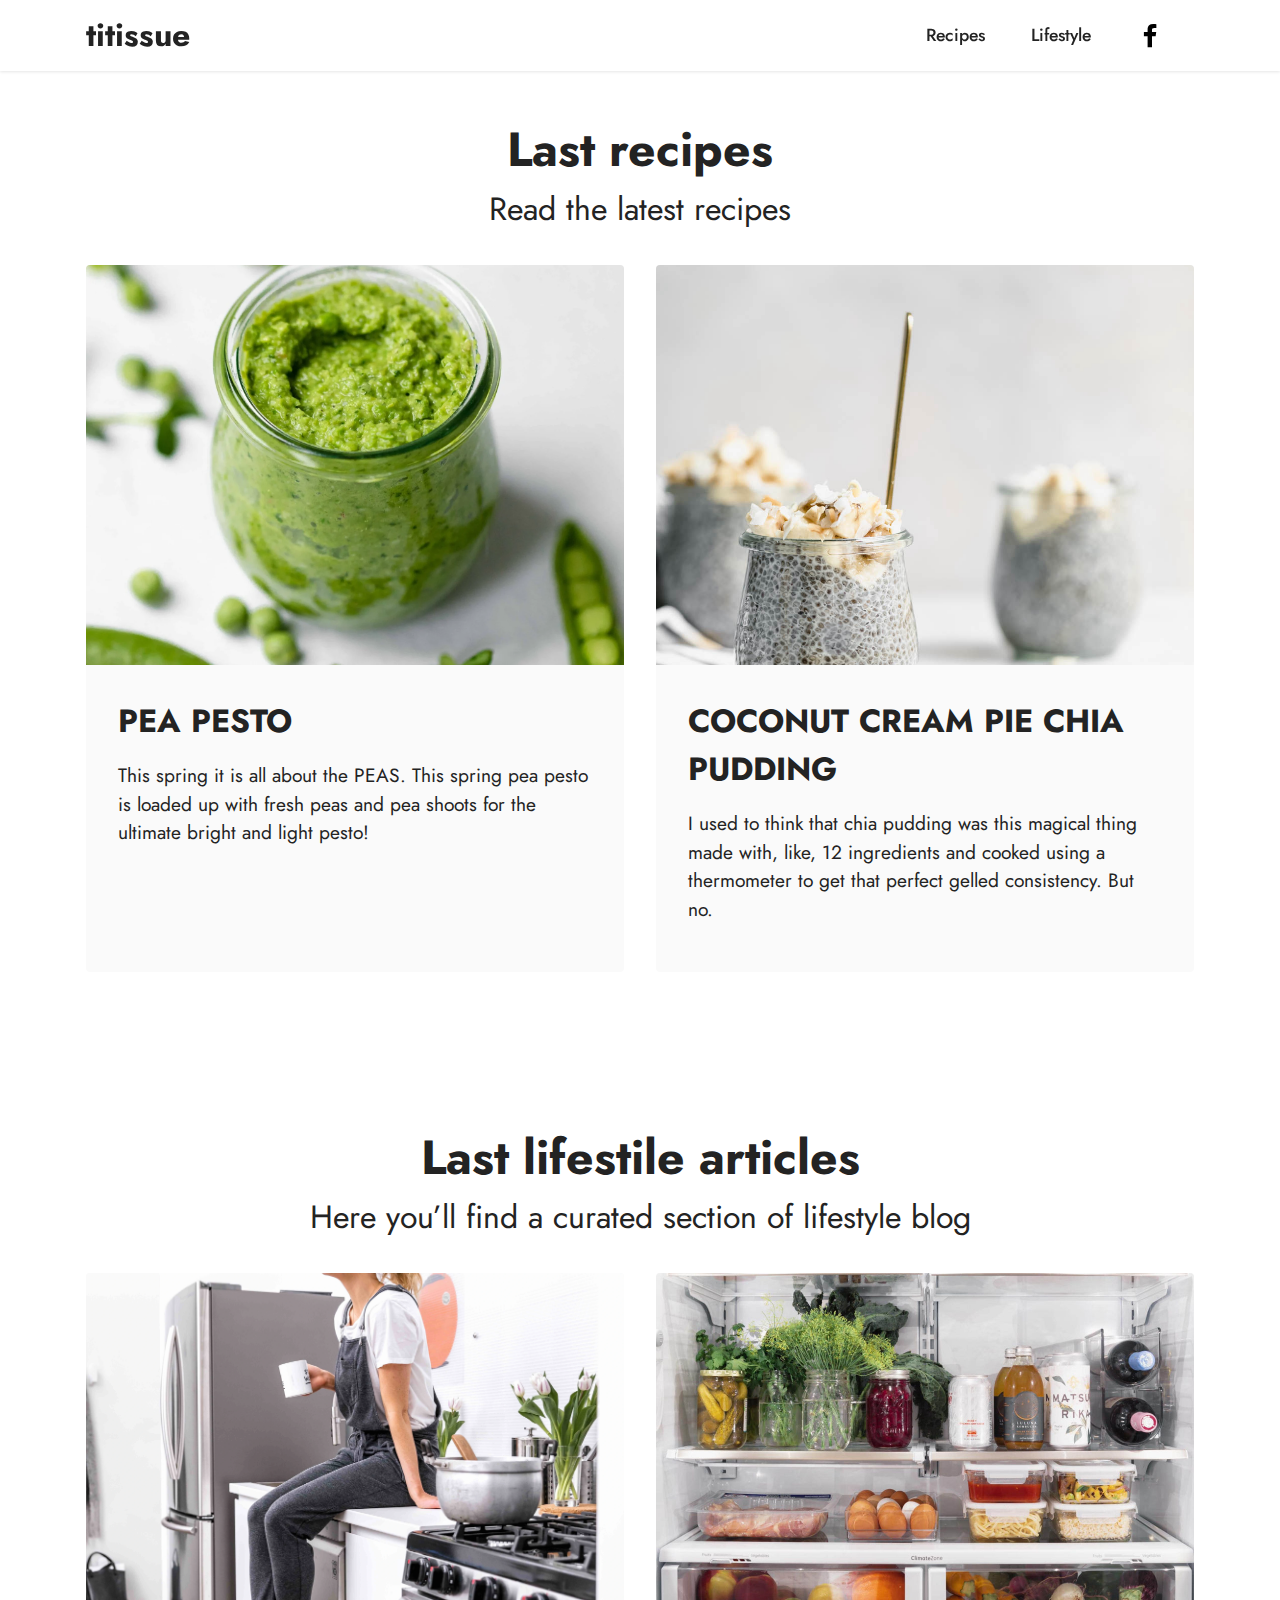
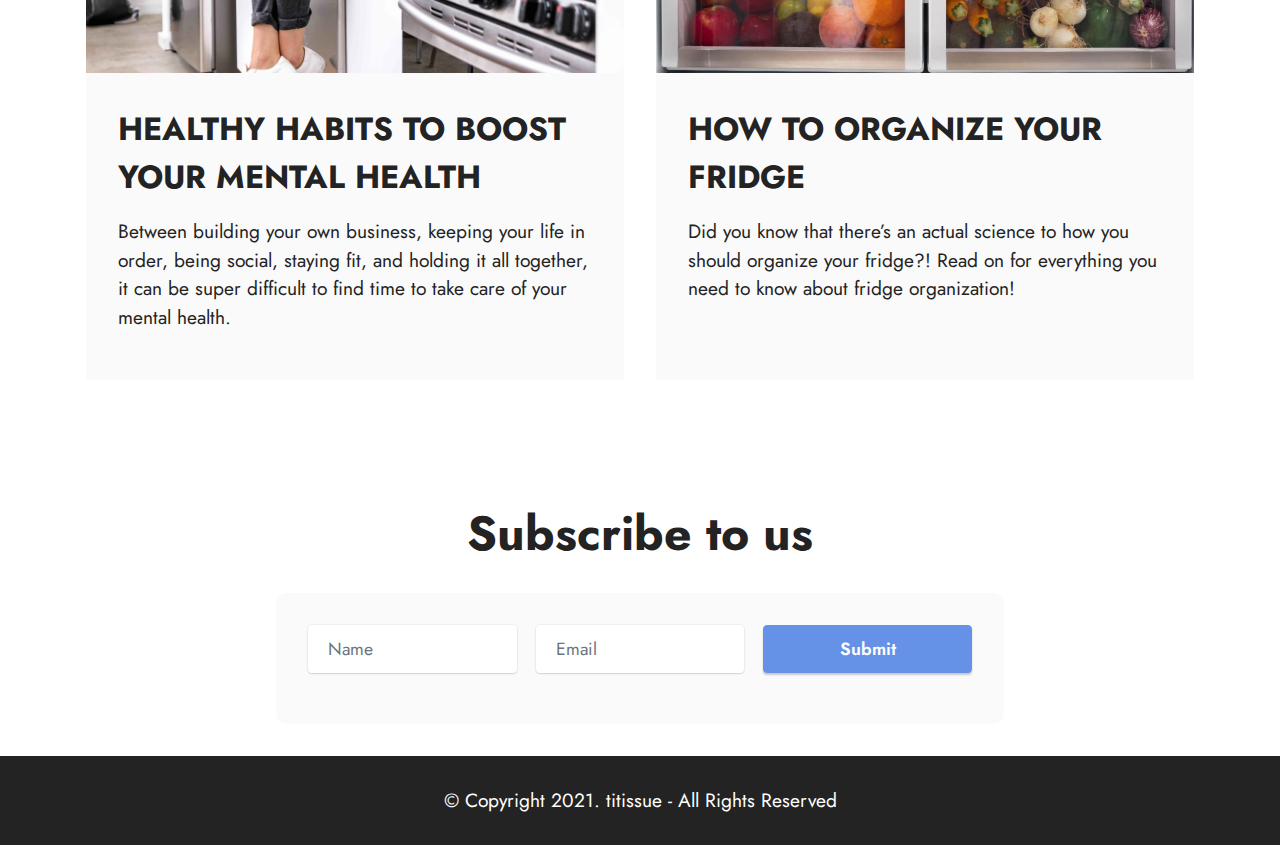
<file: index.html>
<!DOCTYPE html>
<html  >
	<head>
		<script src="[data-uri]"></script>
		<meta charset="UTF-8">
		<meta http-equiv="X-UA-Compatible" content="IE=edge">
		<meta name="viewport" content="width=device-width, initial-scale=1, minimum-scale=1">
		<link rel="shortcut icon" href="assets/images/favicon.ico" type="image/x-icon">
		<meta name="description" content="This is one of the best and most effective networking tips I’ve used. It’s thoughtful, takes minimal effort, and it cements your connection with the other person to make it last longer than that first interaction.">
		<title>Take some time right now to think about how you want to come across.</title>
		<meta property="og:url"				content="https://titissue.vercel.app" />
		<meta property="og:type"        	content="website" />
		<meta property="og:title"       	content="Take some time right now to think about how you want to come across." />
		<meta property="og:description" 	content="This is one of the best and most effective networking tips I’ve used. It’s thoughtful, takes minimal effort, and it cements your connection with the other person to make it last longer than that first interaction." />
		<meta property="og:image"       	content="https://titissue.vercel.app/assets/images/img044.jpg" />
		<link rel="stylesheet" href="assets/tether/tether.min.css">
		<link rel="stylesheet" href="assets/bootstrap/css/bootstrap.min.css">
		<link rel="stylesheet" href="assets/bootstrap/css/bootstrap-grid.min.css">
		<link rel="stylesheet" href="assets/bootstrap/css/bootstrap-reboot.min.css">
		<link rel="stylesheet" href="assets/dropdown/css/style.css">
		<link rel="stylesheet" href="assets/formstyler/jquery.formstyler.css">
		<link rel="stylesheet" href="assets/formstyler/jquery.formstyler.theme.css">
		<link rel="stylesheet" href="assets/datepicker/jquery.datetimepicker.min.css">
		<link rel="stylesheet" href="assets/socicon/css/styles.css">
		<link rel="stylesheet" href="assets/theme/css/style.css">
		<link rel="preload" as="style" href="assets/mobb/css/mbr-additional.css">
		<link rel="stylesheet" href="assets/mobb/css/mbr-additional.css" type="text/css">
	</head>
	<body>
		<section class="menu menu3 cid-swrNpfaxST" once="menu" id="menu3-9">
			<nav class="navbar navbar-dropdown navbar-fixed-top navbar-expand-lg">
				<div class="container">
					<div class="navbar-brand">
						<span class="navbar-caption-wrap"><a class="navbar-caption text-black display-5" href="index.html">titissue</a></span>
					</div>
					<button class="navbar-toggler" type="button" data-toggle="collapse" data-target="#navbarSupportedContent" aria-controls="navbarNavAltMarkup" aria-expanded="false" aria-label="Toggle navigation">
						<div class="hamburger">
							<span></span>
							<span></span>
							<span></span>
							<span></span>
						</div>
					</button>
					<div class="collapse navbar-collapse" id="navbarSupportedContent">
						<ul class="navbar-nav nav-dropdown nav-right" data-app-modern-menu="true">
							<li class="nav-item"><a class="nav-link link text-black display-4" href="#rec">Recipes</a></li>
							<li class="nav-item"><a class="nav-link link text-black display-4" href="#lif">
								Lifestyle</a>
							</li>
						</ul>
						<div class="icons-menu">
							<a class="iconfont-wrapper" href="https://facebook.com" target="_blank">
							<span class="p-2 mbr-iconfont socicon-facebook socicon"></span>
							</a>
						</div>
					</div>
				</div>
			</nav>
		</section>
		<section class="content1 cid-swrOw3Fiku" id="content1-a">
			<div class="container" id="rec">
				<div class="mbr-section-head">
					<h4 class="mbr-section-title mbr-fonts-style align-center mb-0 display-2"><strong>Last recipes</strong></h4>
					<h5 class="mbr-section-subtitle mbr-fonts-style align-center mb-0 mt-2 display-5">Read the latest recipes</h5>
				</div>
				<div class="row mt-4">
					<div class="item features-image сol-12 col-md-6 col-lg-6">
						<div class="item-wrapper">
							<div class="item-img">
								<img src="assets/images/h474243.webp" alt="" title="">
							</div>
							<div class="item-content">
								<a href="r001.html">
									<h5 class="item-title mbr-fonts-style display-5"><strong>PEA PESTO</strong></h5>
								</a>
								<p class="mbr-text mbr-fonts-style mt-3 display-7">This spring it is all about the PEAS. This spring pea pesto is loaded up with fresh peas and pea shoots for the ultimate bright and light pesto!<br></p>
							</div>
						</div>
					</div>
					<div class="item features-image сol-12 col-md-6 col-lg-6">
						<div class="item-wrapper">
							<div class="item-img">
								<img src="assets/images/02-1067x1600.jpg" alt="" title="">
							</div>
							<div class="item-content">
								<a href="r002.html">
									<h5 class="item-title mbr-fonts-style display-5"><strong>COCONUT CREAM PIE CHIA PUDDING</strong></h5>
								</a>
								<p class="mbr-text mbr-fonts-style mt-3 display-7">I used to think that chia pudding was this magical thing made with, like, 12 ingredients and cooked using a thermometer to get that perfect gelled consistency. But no.<br></p>
							</div>
						</div>
					</div>
				</div>
			</div>
		</section>
		<section class="content1 cid-swrOwoOryt" id="content1-b">
			<div class="container" id="lif">
				<div class="mbr-section-head">
					<h4 class="mbr-section-title mbr-fonts-style align-center mb-0 display-2"><strong>Last lifestile articles</strong></h4>
					<h5 class="mbr-section-subtitle mbr-fonts-style align-center mb-0 mt-2 display-5">Here you’ll find a curated section of lifestyle blog</h5>
				</div>
				<div class="row mt-4">
					<div class="item features-image сol-12 col-md-6 col-lg-6">
						<div class="item-wrapper">
							<div class="item-img">
								<img src="assets/images/3764u34.webp" alt="" title="">
							</div>
							<div class="item-content">
								<a href="l001.html">
									<h5 class="item-title mbr-fonts-style display-5"><strong>HEALTHY HABITS TO BOOST YOUR MENTAL HEALTH</strong></h5>
								</a>
								<p class="mbr-text mbr-fonts-style mt-3 display-7">Between building your own business, keeping your life in order, being social, staying fit, and holding it all together, it can be super difficult to find time to take care of your mental health.<br></p>
							</div>
						</div>
					</div>
					<div class="item features-image сol-12 col-md-6 col-lg-6">
						<div class="item-wrapper">
							<div class="item-img">
								<img src="assets/images/1346er4356-1076x1614.jpg" alt="" title="">
							</div>
							<div class="item-content">
								<a href="l002.html">
									<h5 class="item-title mbr-fonts-style display-5"><strong>HOW TO ORGANIZE YOUR FRIDGE</strong></h5>
								</a>
								<p class="mbr-text mbr-fonts-style mt-3 display-7">Did you know that there’s an actual science to how you should organize your fridge?! Read on for everything you need to know about fridge organization!<br></p>
							</div>
						</div>
					</div>
				</div>
			</div>
		</section>
		<section class="form9 cid-swrURdhm2y" id="form9-16">
			<div class="container">
				<div class="mbr-section-head">
					<h3 class="mbr-section-title mbr-fonts-style align-center mb-0 display-2">
						<strong>Subscribe to us</strong>
					</h3>
				</div>
				<div class="row justify-content-center mt-4">
					<div class="col-lg-8 mx-auto mbr-form" data-form-type="formoid">
						<form action="success.php" method="POST" class="mbr-form form-with-styler mx-auto" data-form-title="Form Name">
							<input type="hidden" name="email" data-form-email="true" value="1EOVzPY8Ma6TbZ8HVG8DY1LHvcLWDdEA366g1Ol4Lxmbprwo7H/ITURjjNusTVS8CajfFpp70t2MRM7yptwO7TVZ/dcSbqWQjdP0bh8Gqus3wpi2K5t6Ap4QG0KCd17x">
							<div class="">
								<div hidden="hidden" data-form-alert="" class="alert alert-success col-12">Thanks for filling out the form!</div>
								<div hidden="hidden" data-form-alert-danger="" class="alert alert-danger col-12">Oops...! some problem!</div>
							</div>
							<div class="dragArea row">
								<div class="col-lg-12">
								</div>
								<div class="col-lg-4 col-md-12 col-sm-12 form-group" data-for="name">
									<input type="text" name="name" placeholder="Name" data-form-field="name" class="form-control" value="" id="name-form9-16">
								</div>
								<div data-for="email" class="col-lg-4 col-md-12 col-sm-12 form-group">
									<input type="email" name="email" placeholder="Email" data-form-field="email" class="form-control" value="" id="email-form9-16">
								</div>
								<div class="col-lg-4 col-md-12 col-sm-12 mbr-section-btn align-center">
									<button type="submit" class="btn btn-primary display-4">Submit</button>
								</div>
							</div>
						</form>
					</div>
				</div>
			</div>
		</section>
		<section class="footer7 cid-swm2Y7ZCOm" once="footers" id="footer7-8">
			<div class="container">
				<div class="media-container-row align-center mbr-white">
					<div class="col-12">
						<p class="mbr-text mb-0 mbr-fonts-style display-7">
							© Copyright 2021. titissue - All Rights Reserved
						</p>
					</div>
				</div>
			</div>
		</section>
		<script src="assets/web/assets/jquery/jquery.min.js"></script> 
		<script src="assets/popper/popper.min.js"></script> 
		<script src="assets/tether/tether.min.js"></script> 
		<script src="assets/bootstrap/js/bootstrap.min.js"></script> 
		<script src="assets/smoothscroll/smooth-scroll.js"></script> 
		<script src="assets/dropdown/js/nav-dropdown.js"></script> 
		<script src="assets/dropdown/js/navbar-dropdown.js"></script> 
		<script src="assets/touchswipe/jquery.touch-swipe.min.js"></script> 
		<script src="assets/formstyler/jquery.formstyler.js"></script> 
		<script src="assets/formstyler/jquery.formstyler.min.js"></script> 
		<script src="assets/datepicker/jquery.datetimepicker.full.js"></script> 
		<script src="assets/theme/js/script.js"></script> 
		<script src="assets/formoid/formoid.min.js"></script>  
	</body>
</html>
</file>
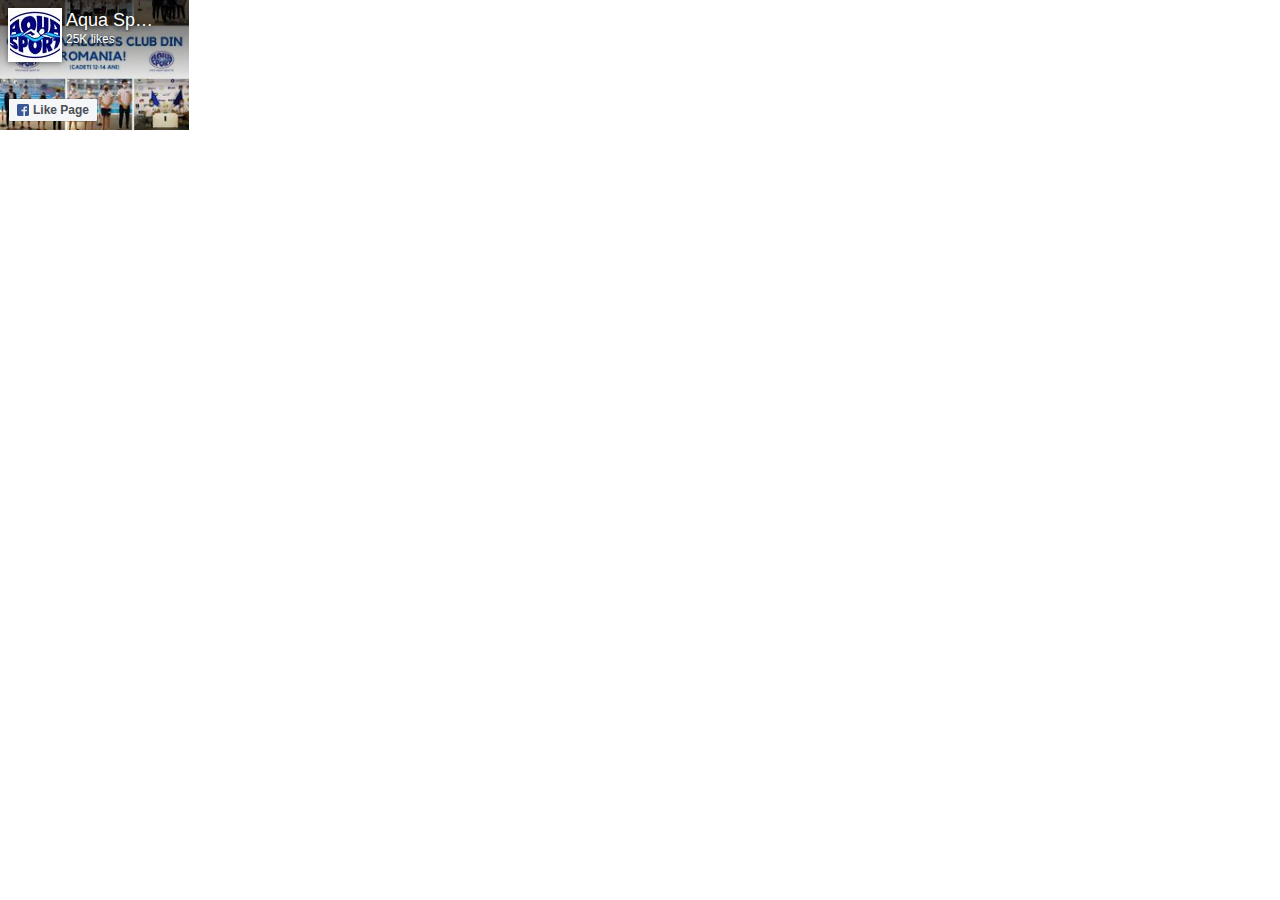
<file: index_1.html>
<!DOCTYPE html><html id="facebook" class="svg " data-scrapbook-source="https://www.facebook.com/v2.7/plugins/page.php?adapt_container_width=true&amp;app_id=&amp;channel=https%3A%2F%2Fstaticxx.facebook.com%2Fx%2Fconnect%2Fxd_arbiter%2F%3Fversion%3D46%23cb%3Df3609a69343f796%26domain%3Daqua-sport.ro%26origin%3Dhttps%253A%252F%252Faqua-sport.ro%252Ff180b7d223a0a1a%26relation%3Dparent.parent&amp;container_width=189&amp;hide_cover=false&amp;href=facebook.com%2FAquaSport09&amp;locale=en_US&amp;sdk=joey&amp;show_facepile=true&amp;show_posts=false&amp;small_header=false&amp;width=500" data-scrapbook-create="20210425155245951" lang="en"><head><meta charset="UTF-8"><meta name="referrer" content="origin-when-crossorigin" id="meta_referrer"><style></style><noscript>&lt;meta http-equiv="refresh" content="0;url=https://www.facebook.com/plugins/page.php?adapt_container_width=true&amp;amp;app_id&amp;amp;channel=https%3A%2F%2Fstaticxx.facebook.com%2Fx%2Fconnect%2Fxd_arbiter%2F%3Fversion%3D46%23cb%3Df3609a69343f796%26domain%3Daqua-sport.ro%26origin%3Dhttps%253A%252F%252Faqua-sport.ro%252Ff180b7d223a0a1a%26relation%3Dparent.parent&amp;amp;container_width=189&amp;amp;hide_cover=false&amp;amp;href=facebook.com%2FAquaSport09&amp;amp;locale=en_US&amp;amp;sdk=joey&amp;amp;show_facepile=true&amp;amp;show_posts=false&amp;amp;small_header=false&amp;amp;width=500&amp;amp;_fb_noscript=1"&gt;</noscript><link rel="manifest" href="https://www.facebook.com/data/manifest/"><title>Facebook</title><link type="text/css" rel="stylesheet" href="VO3ACWzgyMZ.css" data-bootloader-hash="DyYG7IC">




<link rel="preload" as="script"><link rel="preload" as="script"></head><body dir="ltr" class="plugin gecko win x1 Locale_en_US"><div class="_li"><div><div id="u_0_0_Pl"><div class="_3hft"><div class="_2p3a" style="min-width: 180px; width: 189px;"><div class="_2lqh" style="max-height: 130px;"><div style="height: 130px;" class="_1drm _1ds3" id="u_0_1_IH"><div class="uiScaledImageContainer _2zfr" style="width:189px;height:130px;"><img class="scaledImageFitWidth img" src="128827832_1880517368753864_2192712137876672657_n.jpg" data-src="https://scontent.fhmj1-1.fna.fbcdn.net/v/t1.6435-0/p160x160/128827832_1880517368753864_2192712137876672657_n.jpg?_nc_cat=101&amp;ccb=1-3&amp;_nc_sid=dd9801&amp;_nc_ohc=DlZAWJpWfE8AX_piPac&amp;_nc_ht=scontent.fhmj1-1.fna&amp;tp=6&amp;oh=1be6f21d820b7fdd26b6d904abb83d4d&amp;oe=60AB7179" style="top:-21px;" alt="'Locul 1 la Campionatul National de Cadeti (12-14 ani) a fost castigat de Aqua Sport! Felicitari sportivi talentati! Felicitari antrenori minunati! Felicitari parinti dedicati! Felicitari intregii echipe Aqua Sport pentru tot efortul depus! Multumim, Andrei Nicolescu, ca ne-ai unit in realizarea visului tau!'" caption="'Locul 1 la Campionatul National de Cadeti (12-14 ani) a fost castigat de Aqua Sport! Felicitari sportivi talentati! Felicitari antrenori minunati! Felicitari parinti dedicati! Felicitari intregii echipe Aqua Sport pentru tot efortul depus! Multumim, Andrei Nicolescu, ca ne-ai unit in realizarea visului tau!'" width="189" height="152"></div><div class="_1dro _2ph- clearfix"><div class="_2zfs"></div><a class="_3-8_ lfloat" href="https://www.facebook.com/AquaSport09/" target="_blank"><img class="_1drn _-s img" src="409695_197514167054201_316887951_n.jpg" alt="" width="50" height="50"></a><div class="lfloat"><div><a style="max-width: 89px;" class="_1drp _5lv6" title="Aqua Sport" href="https://www.facebook.com/AquaSport09/" target="_blank">Aqua Sport</a></div><div class="_1drq" style="max-width: 109px;">25K likes</div></div></div><div class="_1z7u _2ph-"><span class="lfloat"><div class="_4o5p"><div class="pluginConnectButton" id="u_0_2_Ir"><a role="button" class="_42ft _4jy0 _opc pluginConnectButtonDisconnected _4jy3 _517h _51sy" title="" href="https://www.facebook.com/AquaSport09/" target="_blank"><i class="_3-8_ img sp_5mhmaH8rzNW sx_2fcf18"></i>Like Page</a><a role="button" class="_42ft _4jy0 _opc _opd pluginConnectButtonConnected hidden_elem _4jy3 _517h _51sy" title="" href="https://www.facebook.com/AquaSport09/" target="_blank"><i class="_3-8_ img sp_5mhmaH8rzNW sx_ccb777"></i>Liked</a></div></div></span></div></div></div></div></div><div></div></div></div></div>


</body></html>
</file>
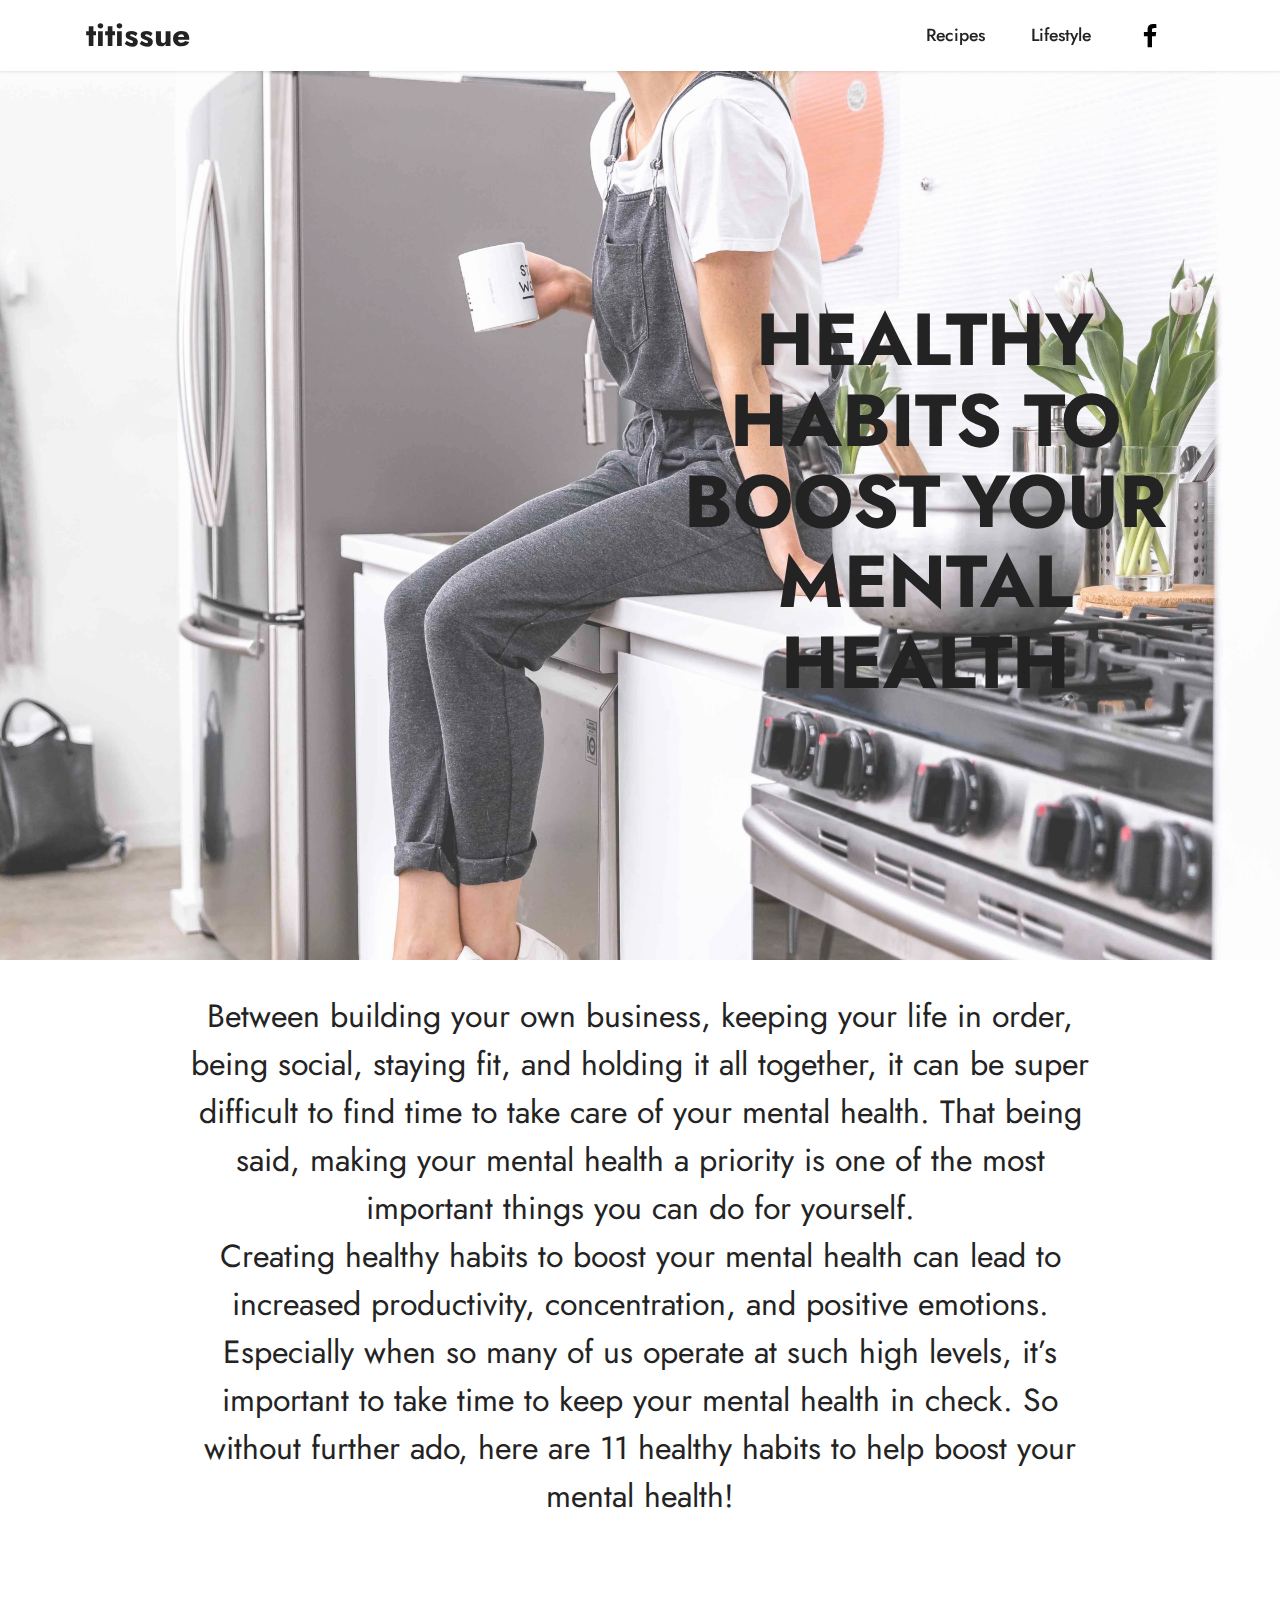
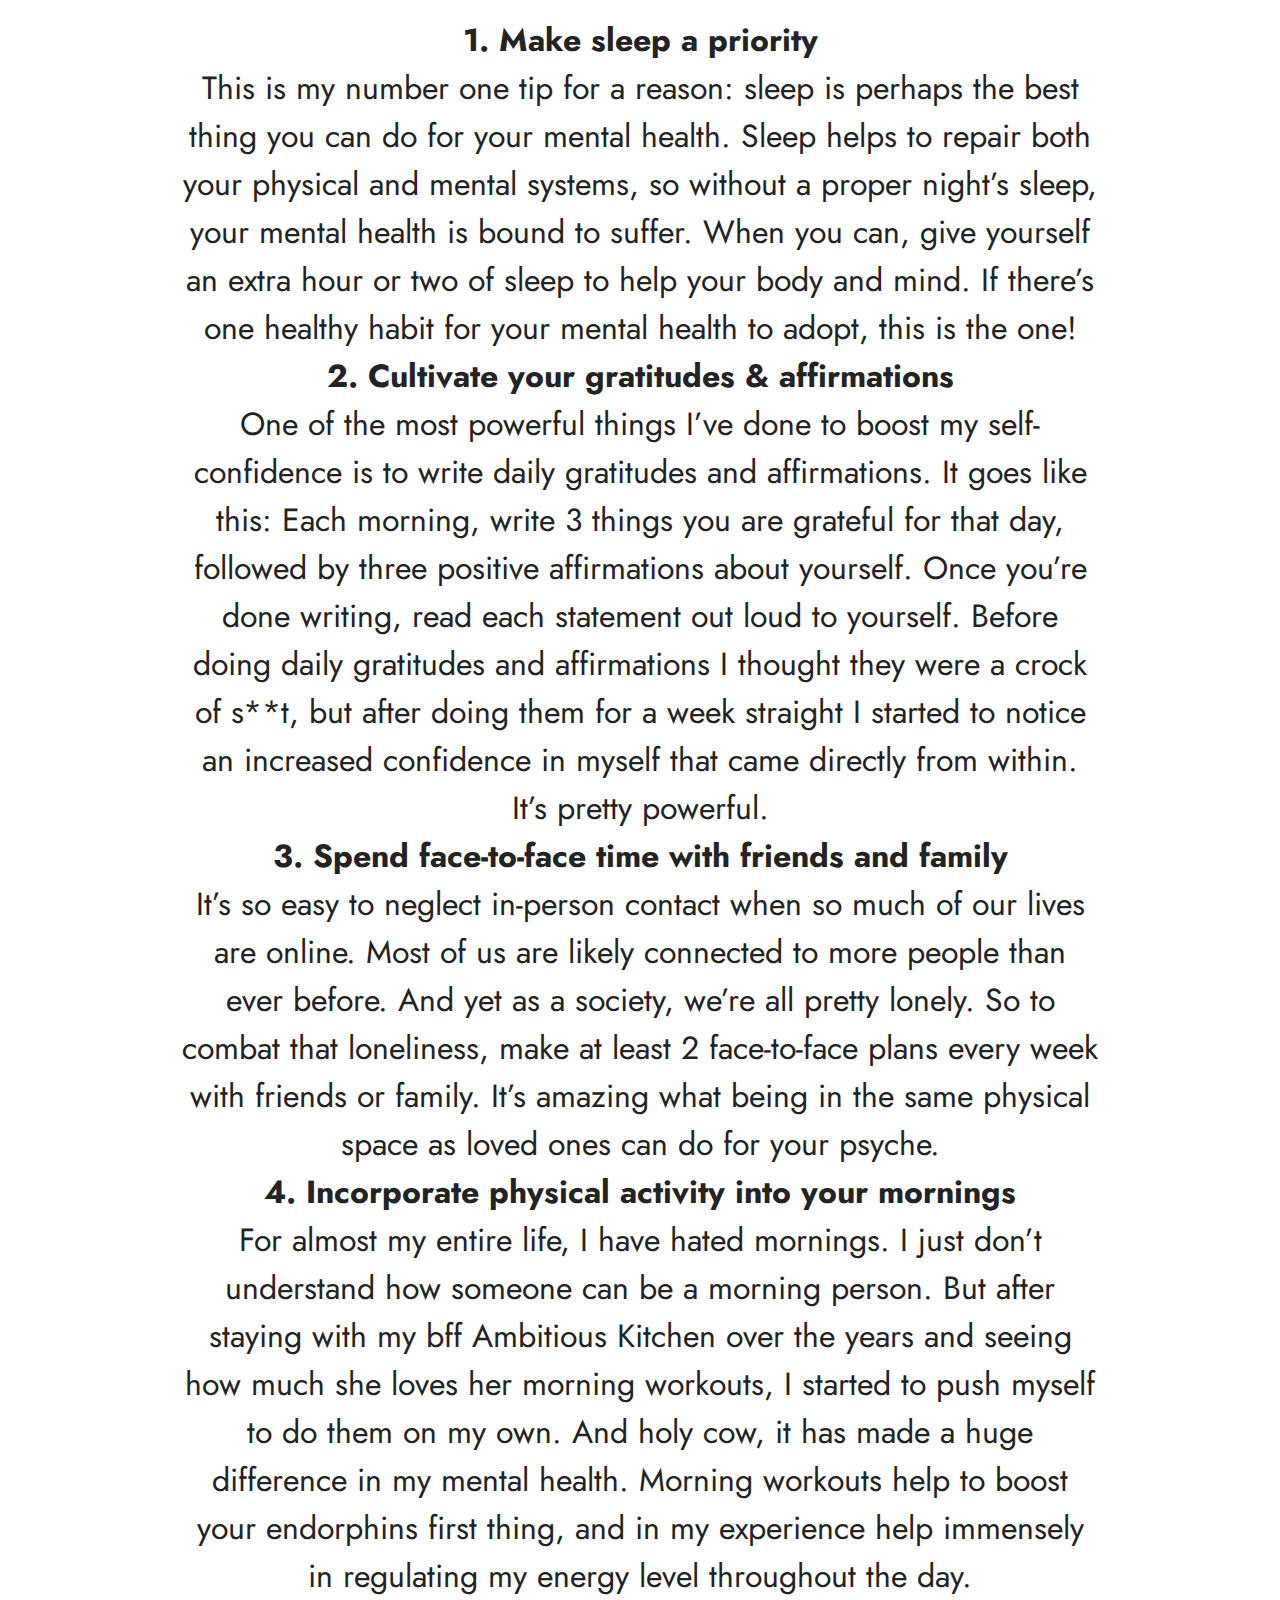
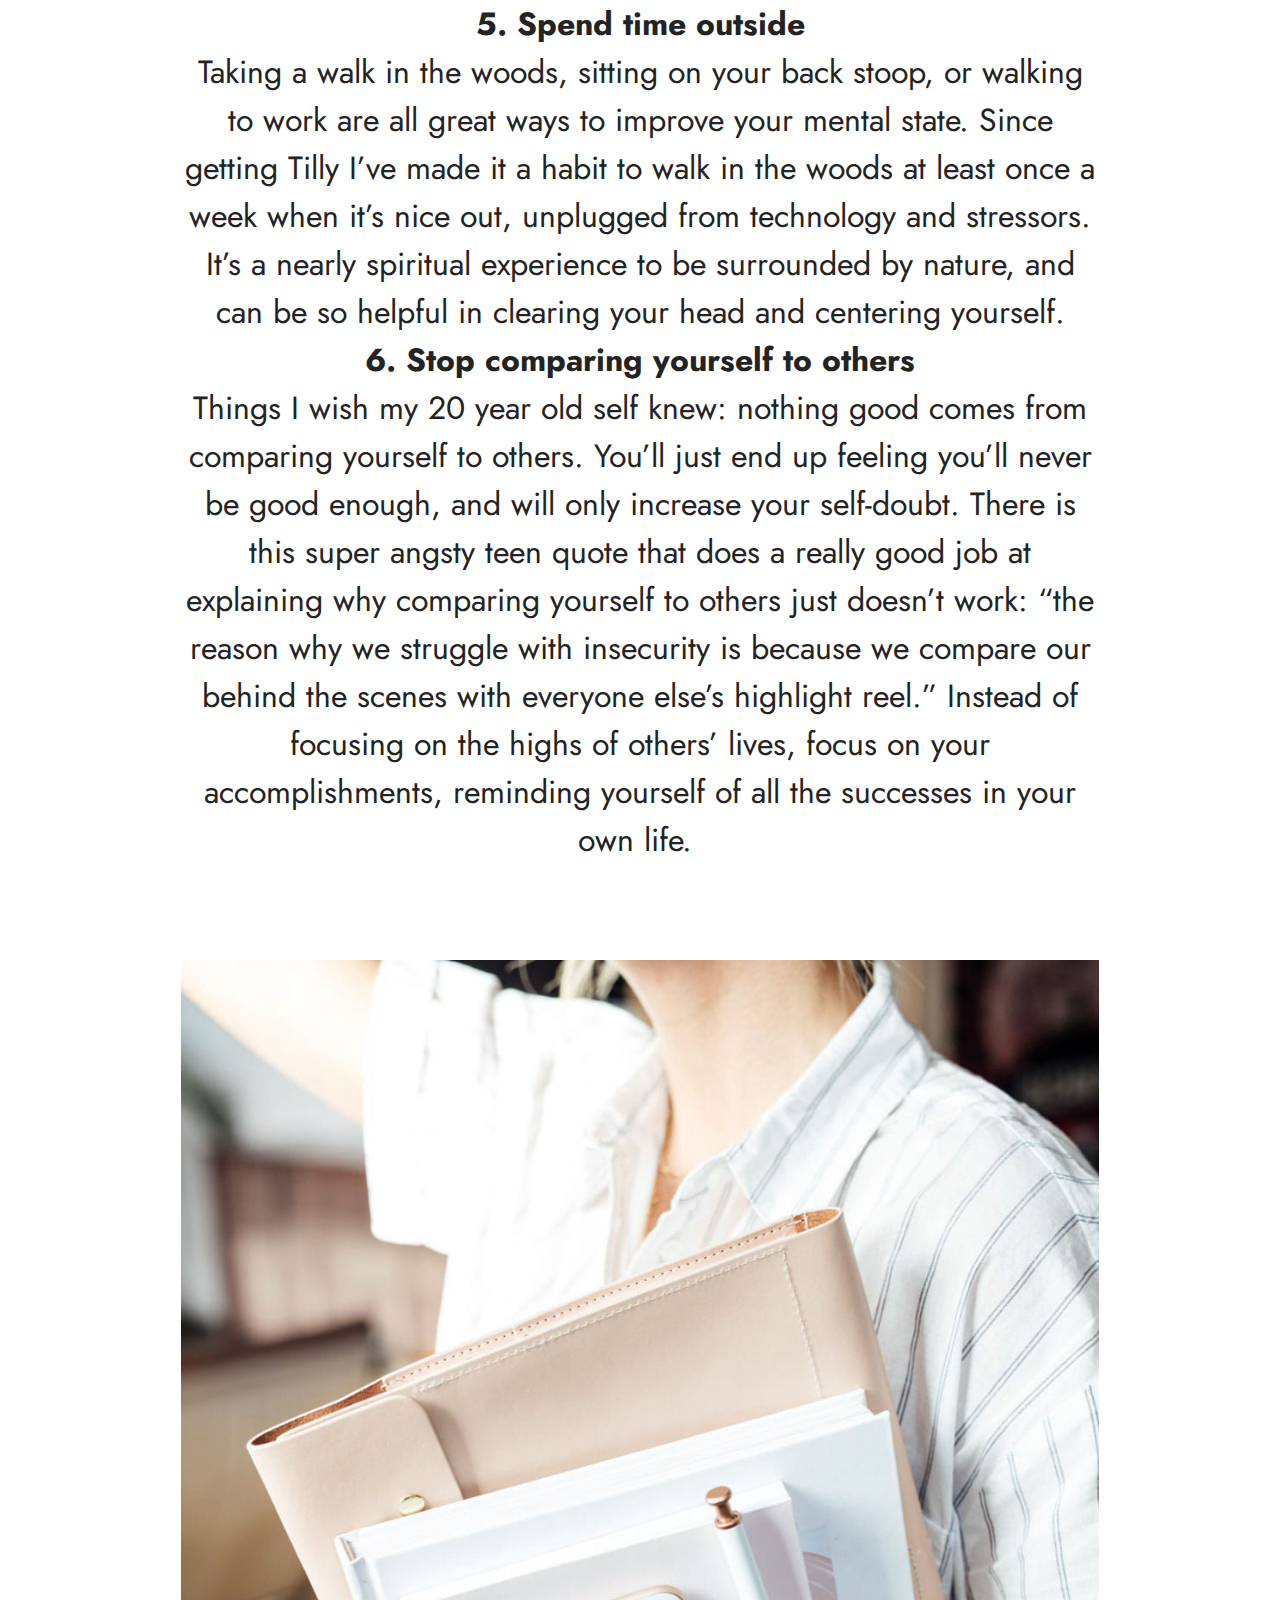
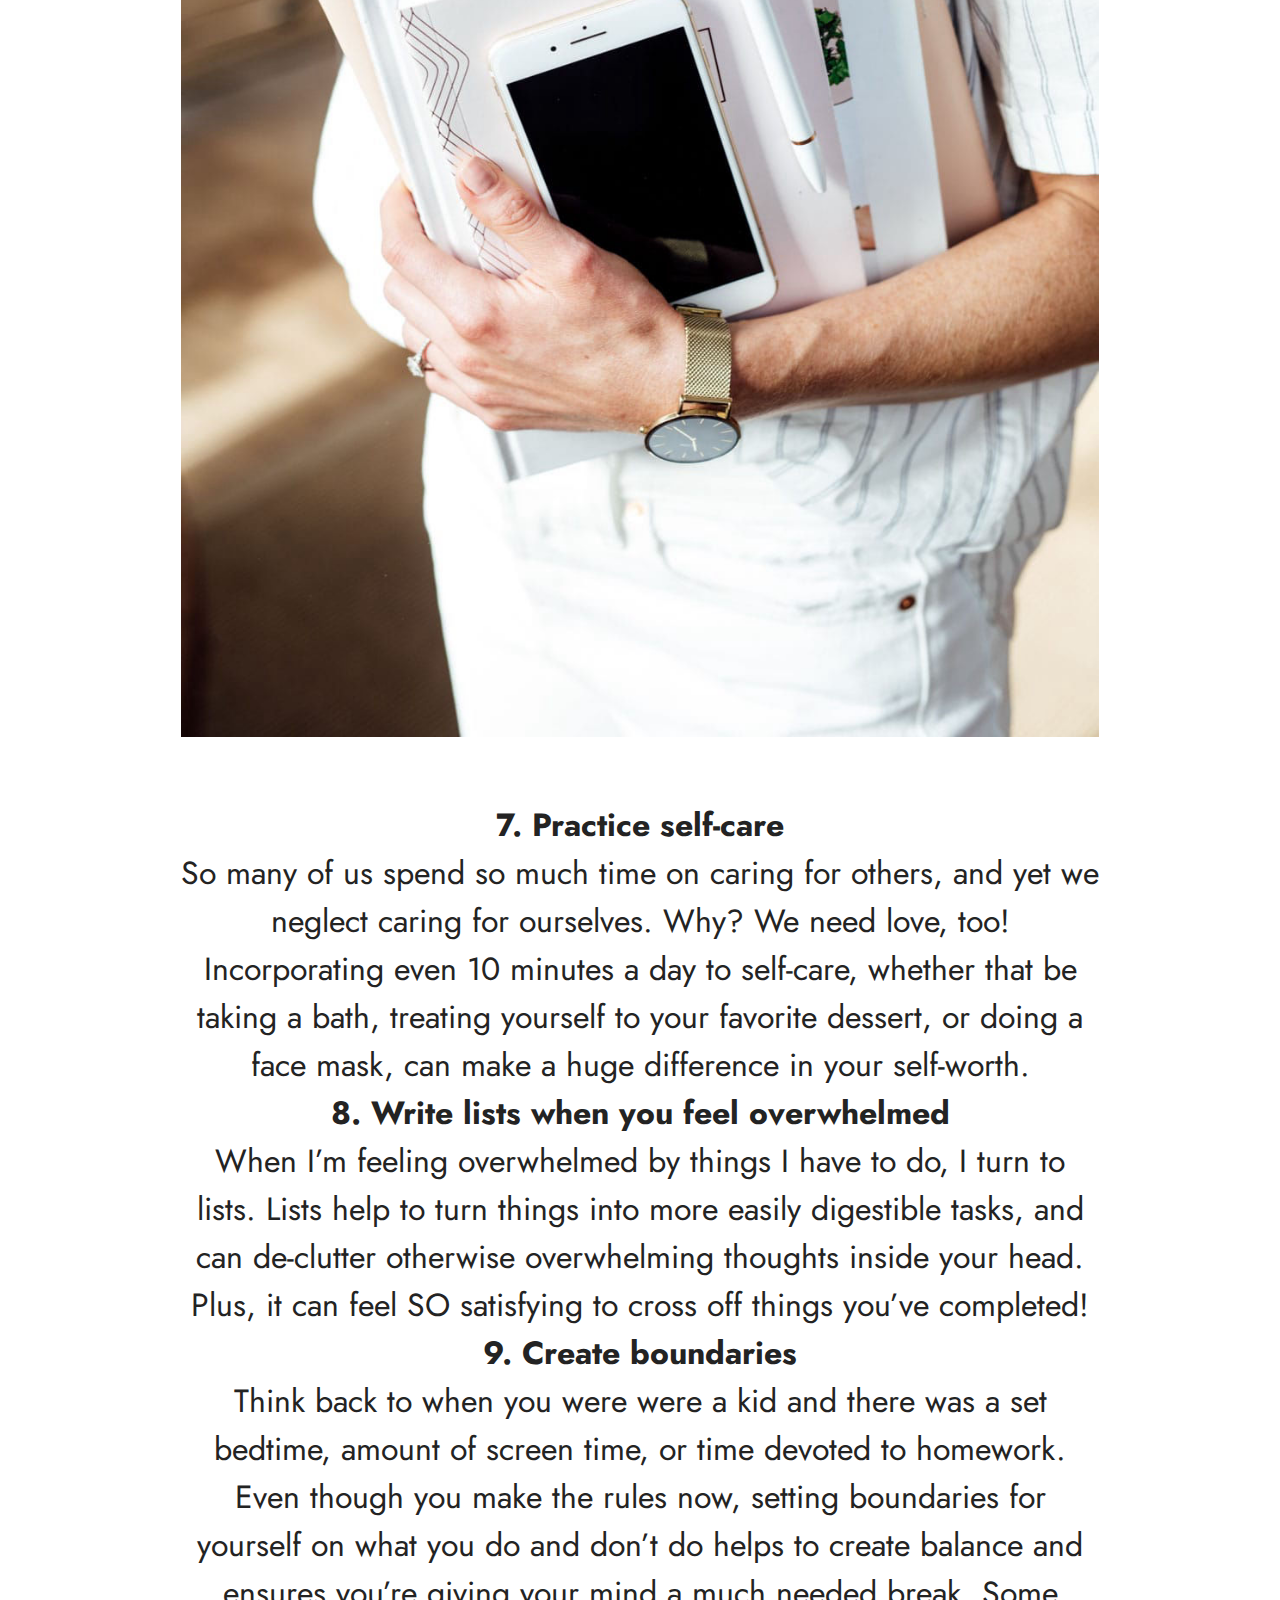
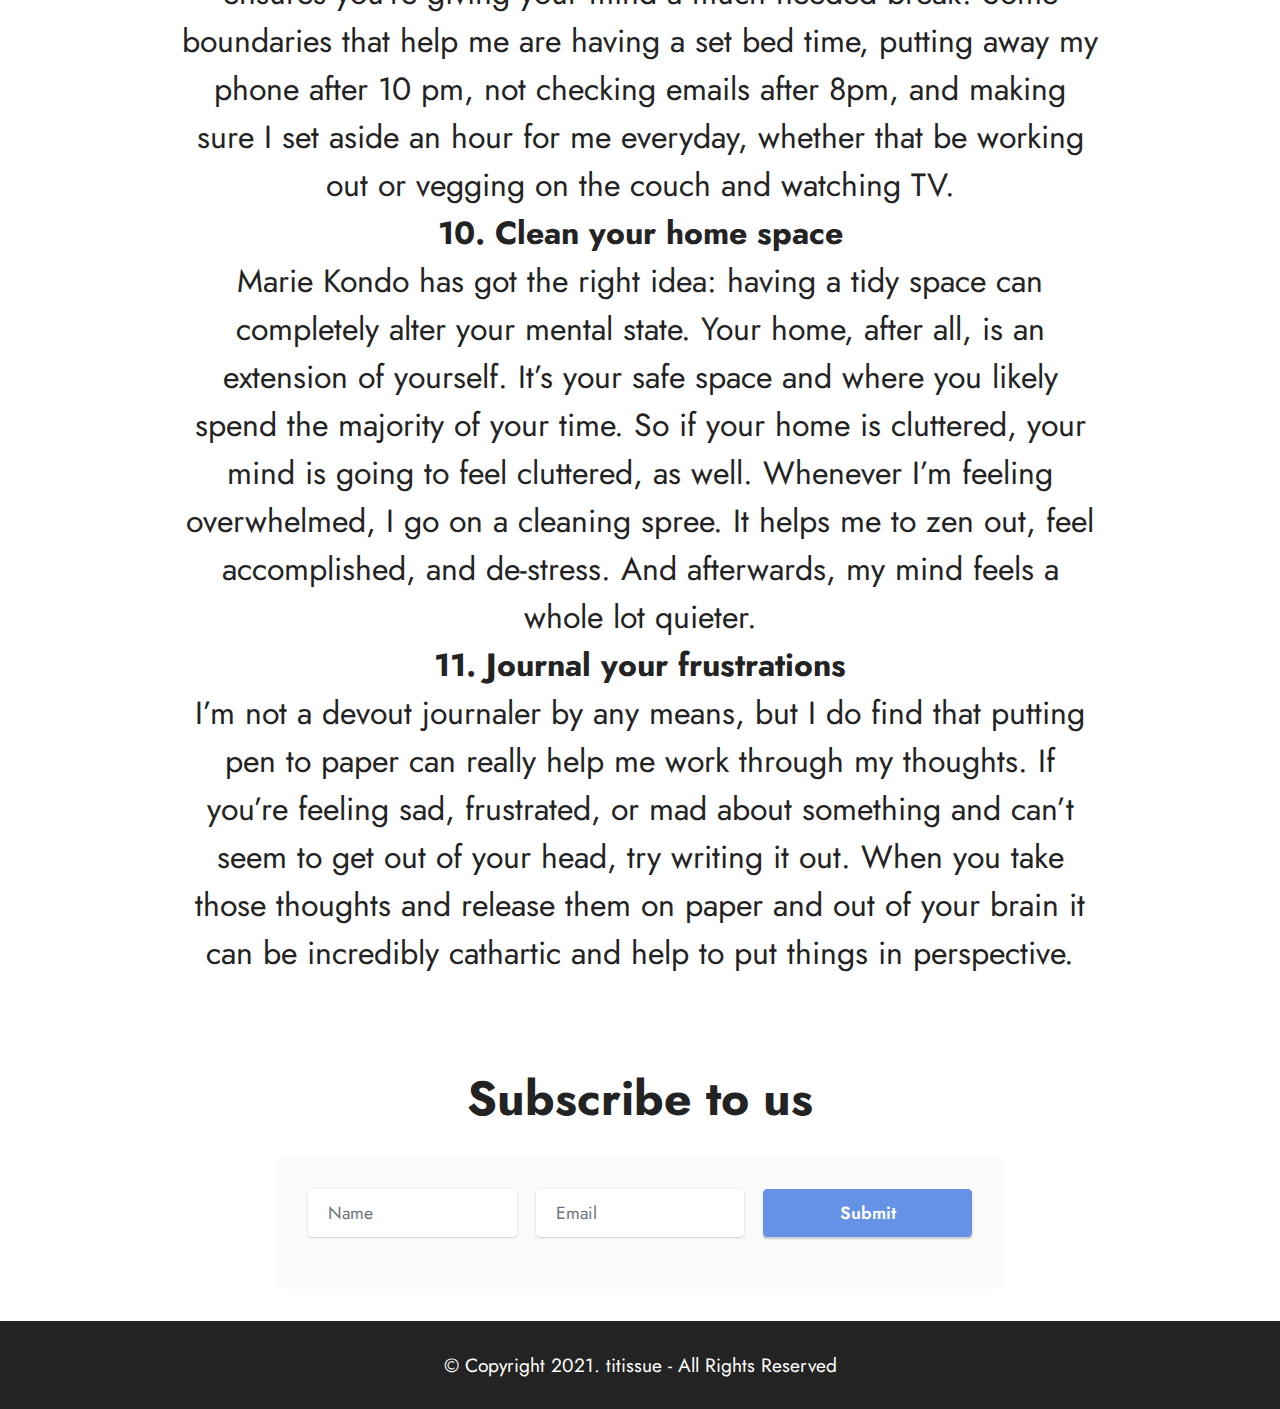
<file: l001.html>
<!DOCTYPE html>
<html  >
	<head>
		<meta charset="UTF-8">
		<meta http-equiv="X-UA-Compatible" content="IE=edge">
		<meta name="viewport" content="width=device-width, initial-scale=1, minimum-scale=1">
		<link rel="shortcut icon" href="assets/images/favicon.ico" type="image/x-icon">
		<meta name="description" content="Between building your own business, keeping your life in order, being social, staying fit, and holding it all together, it can be super difficult to find time to take care of your mental health.">
		<title>HEALTHY HABITS TO BOOST YOUR MENTAL HEALTH</title>
		<meta property="og:url"				content="https://titissue.vercel.app/l001.html" />
		<meta property="og:type"        	content="website" />
		<meta property="og:title"       	content="HEALTHY HABITS TO BOOST YOUR MENTAL HEALTH" />
		<meta property="og:description" 	content="Between building your own business, keeping your life in order, being social, staying fit, and holding it all together, it can be super difficult to find time to take care of your mental health." />
		<meta property="og:image"       	content="https://titissue.vercel.app/assets/images/3764u34.webp" />
		<link rel="stylesheet" href="assets/tether/tether.min.css">
		<link rel="stylesheet" href="assets/bootstrap/css/bootstrap.min.css">
		<link rel="stylesheet" href="assets/bootstrap/css/bootstrap-grid.min.css">
		<link rel="stylesheet" href="assets/bootstrap/css/bootstrap-reboot.min.css">
		<link rel="stylesheet" href="assets/dropdown/css/style.css">
		<link rel="stylesheet" href="assets/formstyler/jquery.formstyler.css">
		<link rel="stylesheet" href="assets/formstyler/jquery.formstyler.theme.css">
		<link rel="stylesheet" href="assets/datepicker/jquery.datetimepicker.min.css">
		<link rel="stylesheet" href="assets/socicon/css/styles.css">
		<link rel="stylesheet" href="assets/theme/css/style.css">
		<link rel="preload" as="style" href="assets/mobb/css/mbr-additional.css">
		<link rel="stylesheet" href="assets/mobb/css/mbr-additional.css" type="text/css">
	</head>
	<body>
  <section class="menu menu3 cid-swrSNhTVWI" once="menu" id="menu3-y">
    
    <nav class="navbar navbar-dropdown navbar-fixed-top navbar-expand-lg">
        <div class="container">
            <div class="navbar-brand">
                
                <span class="navbar-caption-wrap"><a class="navbar-caption text-black display-5" href="index.php">titissue</a></span>
            </div>
            <button class="navbar-toggler" type="button" data-toggle="collapse" data-target="#navbarSupportedContent" aria-controls="navbarNavAltMarkup" aria-expanded="false" aria-label="Toggle navigation">
                <div class="hamburger">
                    <span></span>
                    <span></span>
                    <span></span>
                    <span></span>
                </div>
            </button>
            <div class="collapse navbar-collapse" id="navbarSupportedContent">
                <ul class="navbar-nav nav-dropdown nav-right" data-app-modern-menu="true"><li class="nav-item"><a class="nav-link link text-black display-4" href="index.php#rec">Recipes</a></li>
                    <li class="nav-item"><a class="nav-link link text-black display-4" href="index.php#lif">
                            Lifestyle</a></li></ul>
                <div class="icons-menu">
                    <a class="iconfont-wrapper" href="https://facebook.com" target="_blank">
                        <span class="p-2 mbr-iconfont socicon-facebook socicon"></span>
                    </a>
                    
                    
                    
                </div>
                
            </div>
        </div>
    </nav>
</section>
		<section class="header3 cid-swrSNf2skR mbr-fullscreen" id="header3-r">
			<div class="mbr-overlay" style="opacity: 0.2; background-color: rgb(255, 255, 255);"></div>
			<div class="align-center container">
				<div class="row justify-content-end">
					<div class="col-12 col-lg-6">
						<h1 class="mbr-section-title mbr-fonts-style mb-3 display-1"><strong>HEALTHY HABITS TO BOOST YOUR MENTAL HEALTH</strong></h1>
					</div>
				</div>
			</div>
		</section>
		<section class="content4 cid-swrSNfiHYB" id="content4-s">
			<div class="container">
				<div class="row justify-content-center">
					<div class="title col-md-12 col-lg-10">
						<h4 class="mbr-section-subtitle align-center mbr-fonts-style mb-4 display-5">
							Between building your own business, keeping your life in order, being social, staying fit, and holding it all together, it can be super difficult to find time to take care of your mental health. That being said, making your mental health a priority is one of the most important things you can do for yourself.
							<div></div>
							<div>Creating healthy habits to boost your mental health can lead to increased productivity, concentration, and positive emotions. Especially when so many of us operate at such high levels, it’s important to take time to keep your mental health in check. So without further ado, here are 11 healthy habits to help boost your mental health!</div>
							<br><br>
							<div><strong>1. Make sleep a priority
								</strong>
							</div>
							<div>This is my number one tip for a reason: sleep is perhaps the best thing you can do for your mental health. Sleep helps to repair both your physical and mental systems, so without a proper night’s sleep, your mental health is bound to suffer. When you can, give yourself an extra hour or two of sleep to help your body and mind. If there’s one healthy habit for your mental health to adopt, this is the one!</div>
							<div></div>
							<div><strong>2. Cultivate your gratitudes &amp; affirmations
								</strong>
							</div>
							<div>One of the most powerful things I’ve done to boost my self-confidence is to write daily gratitudes and affirmations. It goes like this: Each morning, write 3 things you are grateful for that day, followed by three positive affirmations about yourself. Once you’re done writing, read each statement out loud to yourself. Before doing daily gratitudes and affirmations I thought they were a crock of s**t, but after doing them for a week straight I started to notice an increased confidence in myself that came directly from within. It’s pretty powerful.</div>
							<div></div>
							<div><strong>3. Spend face-to-face time with friends and family
								</strong>
							</div>
							<div>It’s so easy to neglect in-person contact when so much of our lives are online. Most of us are likely connected to more people than ever before. And yet as a society, we’re all pretty lonely. So to combat that loneliness, make at least 2 face-to-face plans every week with friends or family. It’s amazing what being in the same physical space as loved ones can do for your psyche.   </div>
							<div></div>
							<div><strong>4. Incorporate physical activity into your mornings
								</strong>
							</div>
							<div>For almost my entire life, I have hated mornings. I just don’t understand how someone can be a morning person. But after staying with my bff Ambitious Kitchen over the years and seeing how much she loves her morning workouts, I started to push myself to do them on my own. And holy cow, it has made a huge difference in my mental health. Morning workouts help to boost your endorphins first thing, and in my experience help immensely in regulating my energy level throughout the day.</div>
							<div></div>
							<div><strong>5. Spend time outside
								</strong>
							</div>
							<div>Taking a walk in the woods, sitting on your back stoop, or walking to work are all great ways to improve your mental state. Since getting Tilly I’ve made it a habit to walk in the woods at least once a week when it’s nice out, unplugged from technology and stressors. It’s a nearly spiritual experience to be surrounded by nature, and can be so helpful in clearing your head and centering yourself.  </div>
							<div></div>
							<div><strong>6. Stop comparing yourself to others
								</strong>
							</div>
							<div>Things I wish my 20 year old self knew: nothing good comes from comparing yourself to others. You’ll just end up feeling you’ll never be good enough, and will only increase your self-doubt. There is this super angsty teen quote that does a really good job at explaining why comparing yourself to others just doesn’t work: “the reason why we struggle with insecurity is because we compare our behind the scenes with everyone else’s highlight reel.” Instead of focusing on the highs of others’ lives, focus on your accomplishments, reminding yourself of all the successes in your own life.&nbsp;</div>
						</h4>
					</div>
				</div>
			</div>
		</section>
		<section class="image3 cid-swrSNg3sQk" id="image3-u">
			<div class="container">
				<div class="row justify-content-center">
					<div class="col-12 col-lg-10">
						<div class="image-wrapper">
							<img src="assets/images/2435235fgsd-1067x1600.jpg">
						</div>
					</div>
				</div>
			</div>
		</section>
		<section class="content4 cid-swrSNfG2hi" id="content4-t">
			<div class="container">
				<div class="row justify-content-center">
					<div class="title col-md-12 col-lg-10">
						<h4 class="mbr-section-subtitle align-center mbr-fonts-style mb-4 display-5">
							<strong>7. Practice self-care
							</strong>
							<div>So many of us spend so much time on caring for others, and yet we neglect caring for ourselves. Why? We need love, too! Incorporating even 10 minutes a day to self-care, whether that be taking a bath, treating yourself to your favorite dessert, or doing a face mask, can make a huge difference in your self-worth. </div>
							<div></div>
							<div><strong>8. Write lists when you feel overwhelmed
								</strong>
							</div>
							<div>When I’m feeling overwhelmed by things I have to do, I turn to lists. Lists help to turn things into more easily digestible tasks, and can de-clutter otherwise overwhelming thoughts inside your head. Plus, it can feel SO satisfying to cross off things you’ve completed!</div>
							<div></div>
							<div><strong>9. Create boundaries
								</strong>
							</div>
							<div>Think back to when you were were a kid and there was a set bedtime, amount of screen time, or time devoted to homework. Even though you make the rules now, setting boundaries for yourself on what you do and don’t do helps to create balance and ensures you’re giving your mind a much needed break. Some boundaries that help me are having a set bed time, putting away my phone after 10 pm, not checking emails after 8pm, and making sure I set aside an hour for me everyday, whether that be working out or vegging on the couch and watching TV. </div>
							<div></div>
							<div><strong>10. Clean your home space
								</strong>
							</div>
							<div>Marie Kondo has got the right idea: having a tidy space can completely alter your mental state. Your home, after all, is an extension of yourself. It’s your safe space and where you likely spend the majority of your time. So if your home is cluttered, your mind is going to feel cluttered, as well. Whenever I’m feeling overwhelmed, I go on a cleaning spree. It helps me to zen out, feel accomplished, and de-stress. And afterwards, my mind feels a whole lot quieter.</div>
							<div></div>
							<div><strong>11. Journal your frustrations
								</strong>
							</div>
							<div>I’m not a devout journaler by any means, but I do find that putting pen to paper can really help me work through my thoughts. If you’re feeling sad, frustrated, or mad about something and can’t seem to get out of your head, try writing it out. When you take those thoughts and release them on paper and out of your brain it can be incredibly cathartic and help to put things in perspective.</div>
						</h4>
					</div>
				</div>
			</div>
		</section>
		<section class="form9 cid-swrSNgZeNr" id="form9-w">
			<div class="container">
				<div class="mbr-section-head">
					<h3 class="mbr-section-title mbr-fonts-style align-center mb-0 display-2">
						<strong>Subscribe to us</strong>
					</h3>
				</div>
				<div class="row justify-content-center mt-4">
					<div class="col-lg-8 mx-auto mbr-form" data-form-type="formoid">
						<form action="success.php" method="POST" class="mbr-form form-with-styler mx-auto" data-form-title="Form Name">
							<input type="hidden" name="email" data-form-email="true" value="Kn9DxnnTJ5SBAzTVbaJv9SPzrbia7Nh3cJ8VU3PzzRgL/qzLJNnsOW8YQd6pYaoyZfopoXvpPNkuYbIgPQSdD8XXenjCZuDMC4LmAItpCR8ItNIuGJ5x6NkuLqrAEaPQ">
							<div class="">
								<div hidden="hidden" data-form-alert="" class="alert alert-success col-12">Thanks for filling out the form!</div>
								<div hidden="hidden" data-form-alert-danger="" class="alert alert-danger col-12">Oops...! some problem!</div>
							</div>
							<div class="dragArea row">
								<div class="col-lg-12">
								</div>
								<div class="col-lg-4 col-md-12 col-sm-12 form-group" data-for="name">
									<input type="text" name="name" placeholder="Name" data-form-field="name" class="form-control" value="" id="name-form9-w">
								</div>
								<div data-for="email" class="col-lg-4 col-md-12 col-sm-12 form-group">
									<input type="email" name="email" placeholder="Email" data-form-field="email" class="form-control" value="" id="email-form9-w">
								</div>
								<div class="col-lg-4 col-md-12 col-sm-12 mbr-section-btn align-center">
									<button type="submit" class="btn btn-primary display-4">Submit</button>
								</div>
							</div>
						</form>
					</div>
				</div>
			</div>
		</section>
		<section class="footer7 cid-swrSNhqSrM" once="footers" id="footer7-x">
			<div class="container">
				<div class="media-container-row align-center mbr-white">
					<div class="col-12">
						<p class="mbr-text mb-0 mbr-fonts-style display-7">
							© Copyright 2021. titissue - All Rights Reserved
						</p>
					</div>
				</div>
			</div>
		</section>
		<script src="assets/web/assets/jquery/jquery.min.js"></script> 
		<script src="assets/popper/popper.min.js"></script> 
		<script src="assets/tether/tether.min.js"></script> 
		<script src="assets/bootstrap/js/bootstrap.min.js"></script> 
		<script src="assets/smoothscroll/smooth-scroll.js"></script> 
		<script src="assets/dropdown/js/nav-dropdown.js"></script> 
		<script src="assets/dropdown/js/navbar-dropdown.js"></script> 
		<script src="assets/touchswipe/jquery.touch-swipe.min.js"></script> 
		<script src="assets/formstyler/jquery.formstyler.js"></script> 
		<script src="assets/formstyler/jquery.formstyler.min.js"></script> 
		<script src="assets/datepicker/jquery.datetimepicker.full.js"></script> 
		<script src="assets/theme/js/script.js"></script> 
		<script src="assets/formoid/formoid.min.js"></script> 
	</body>
</html>
</file>
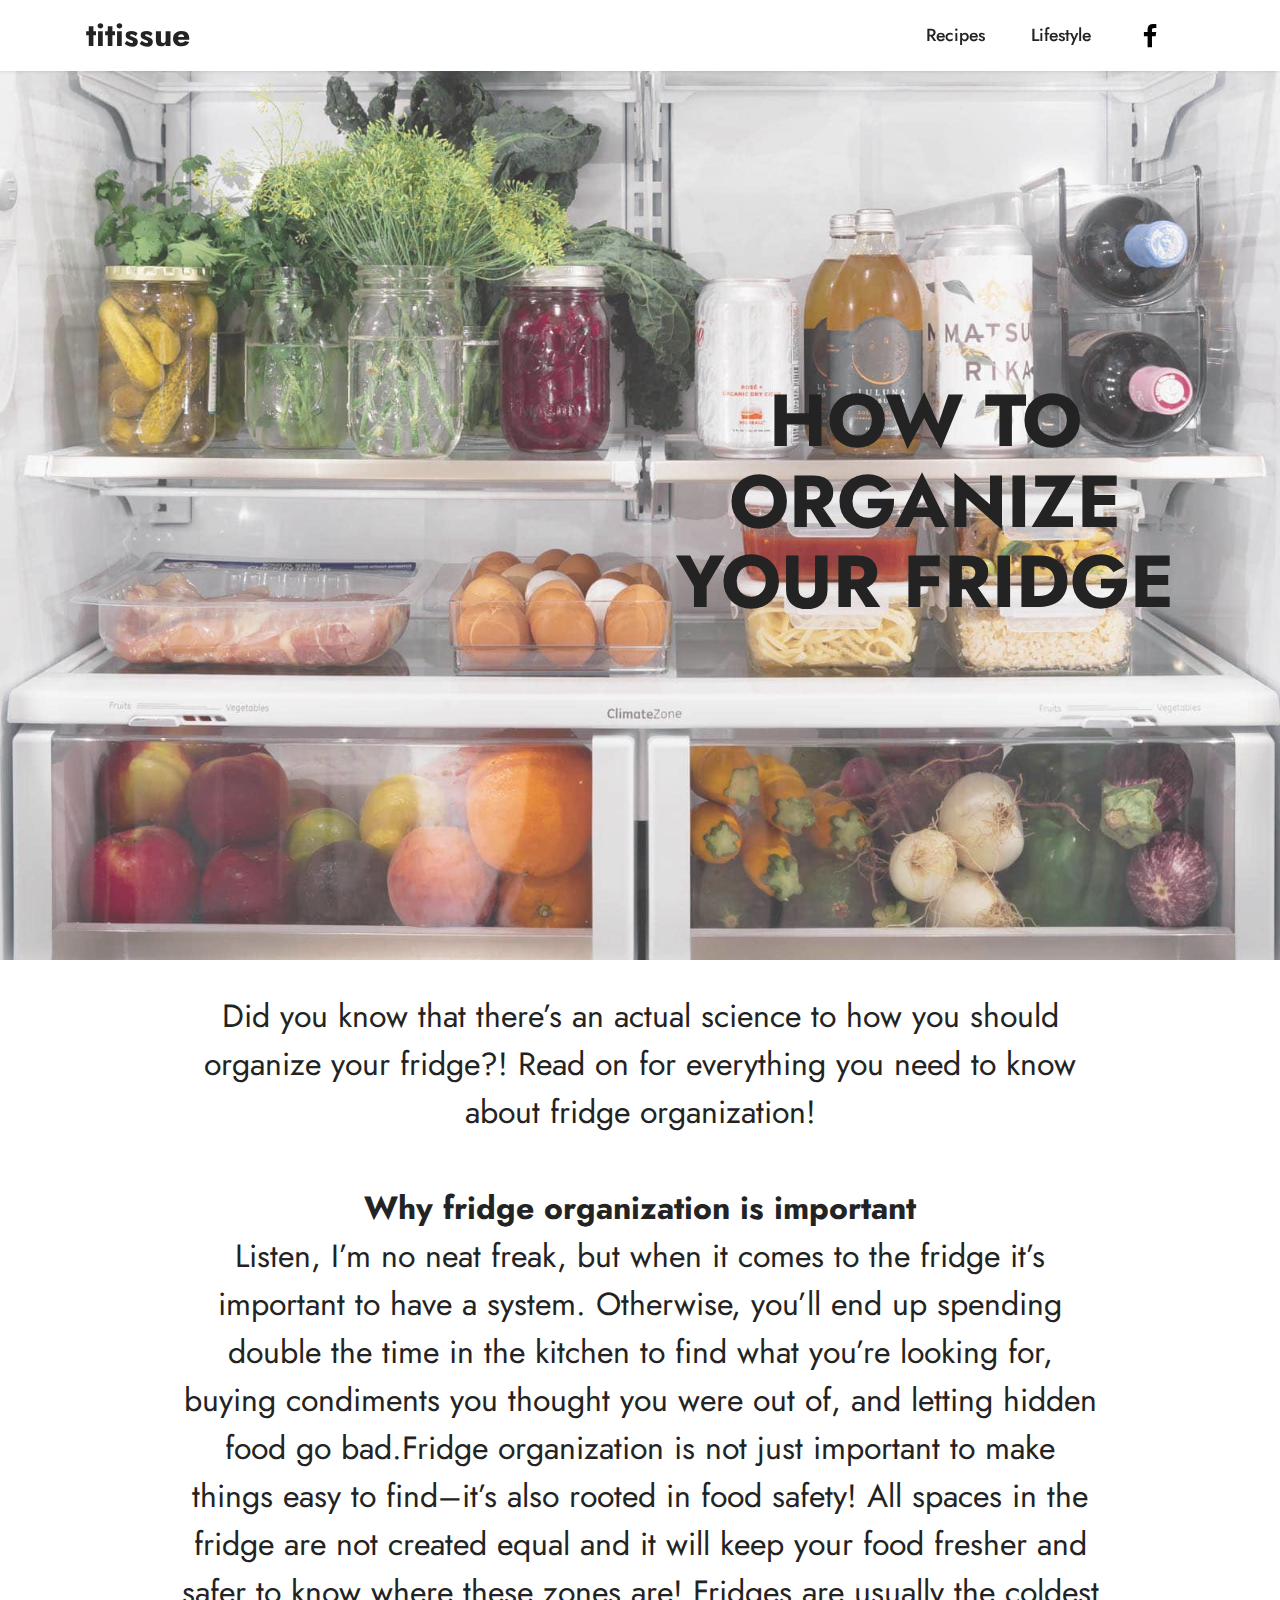
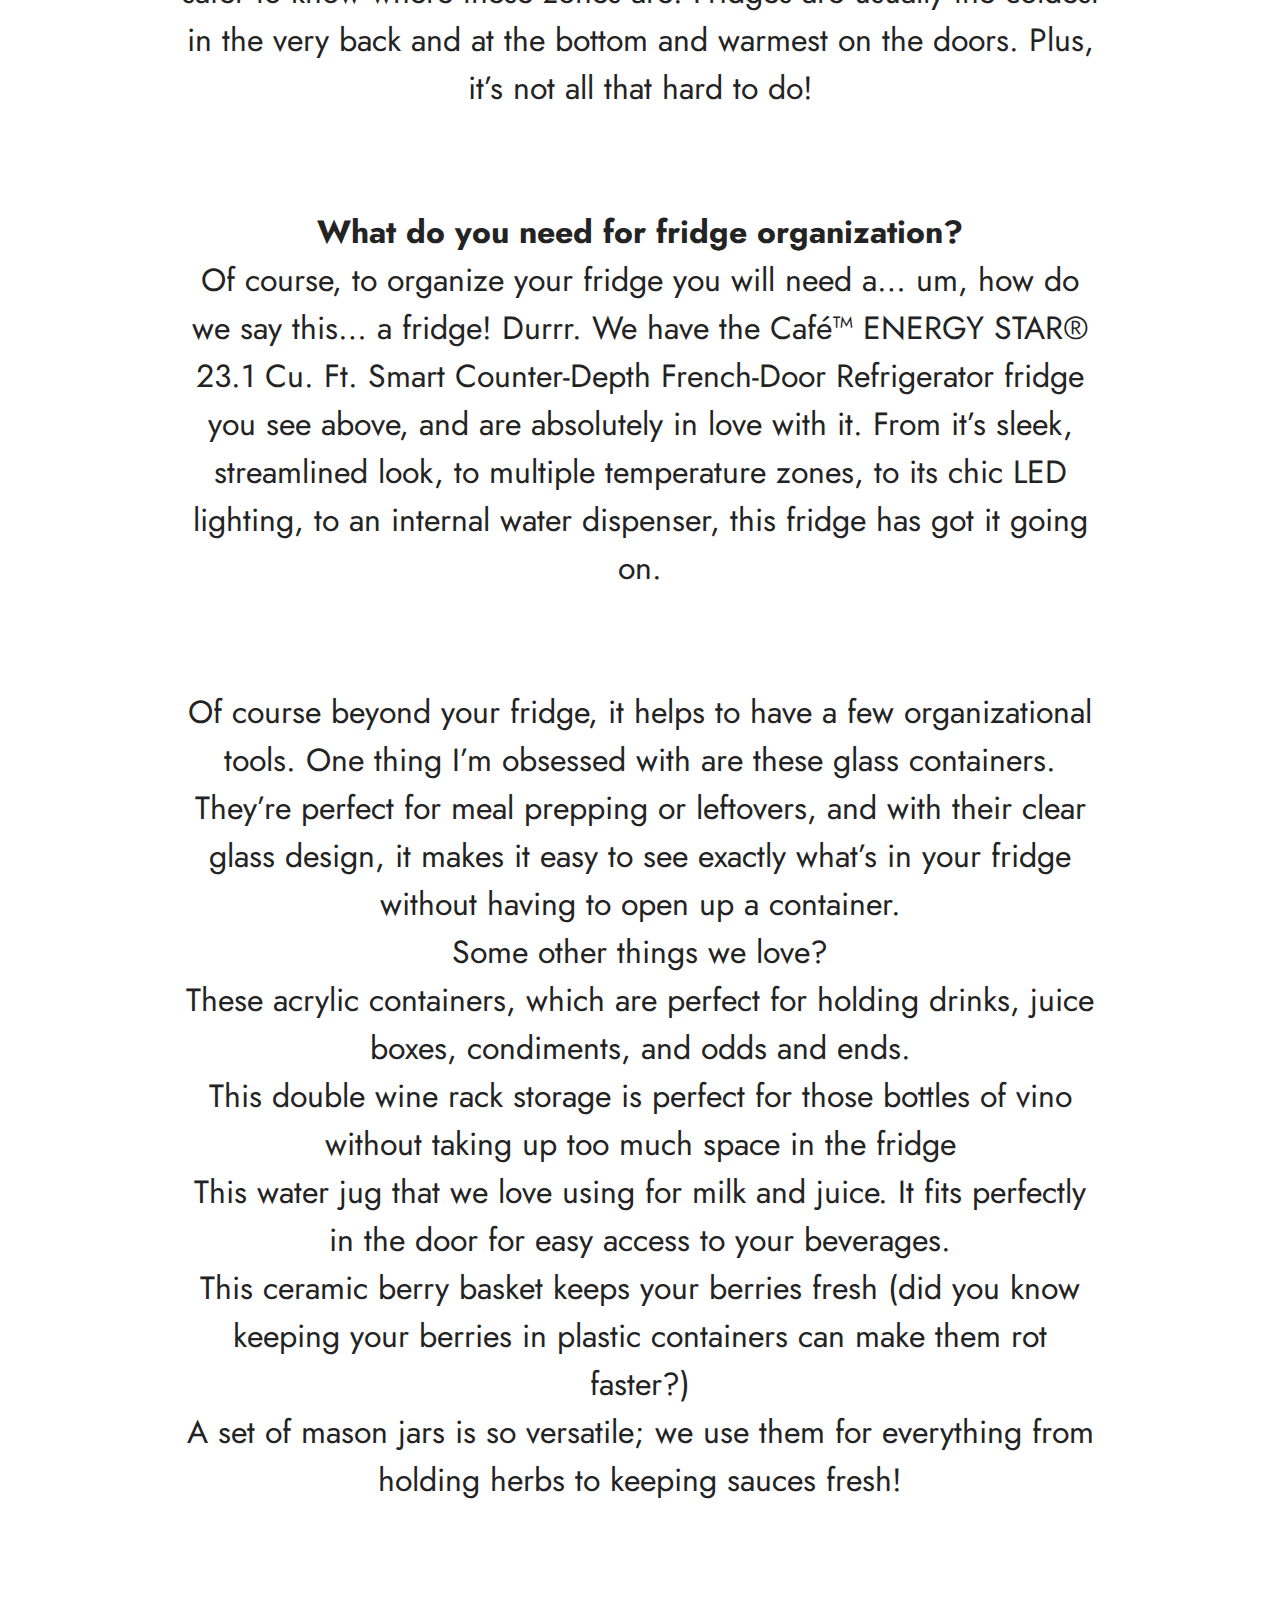
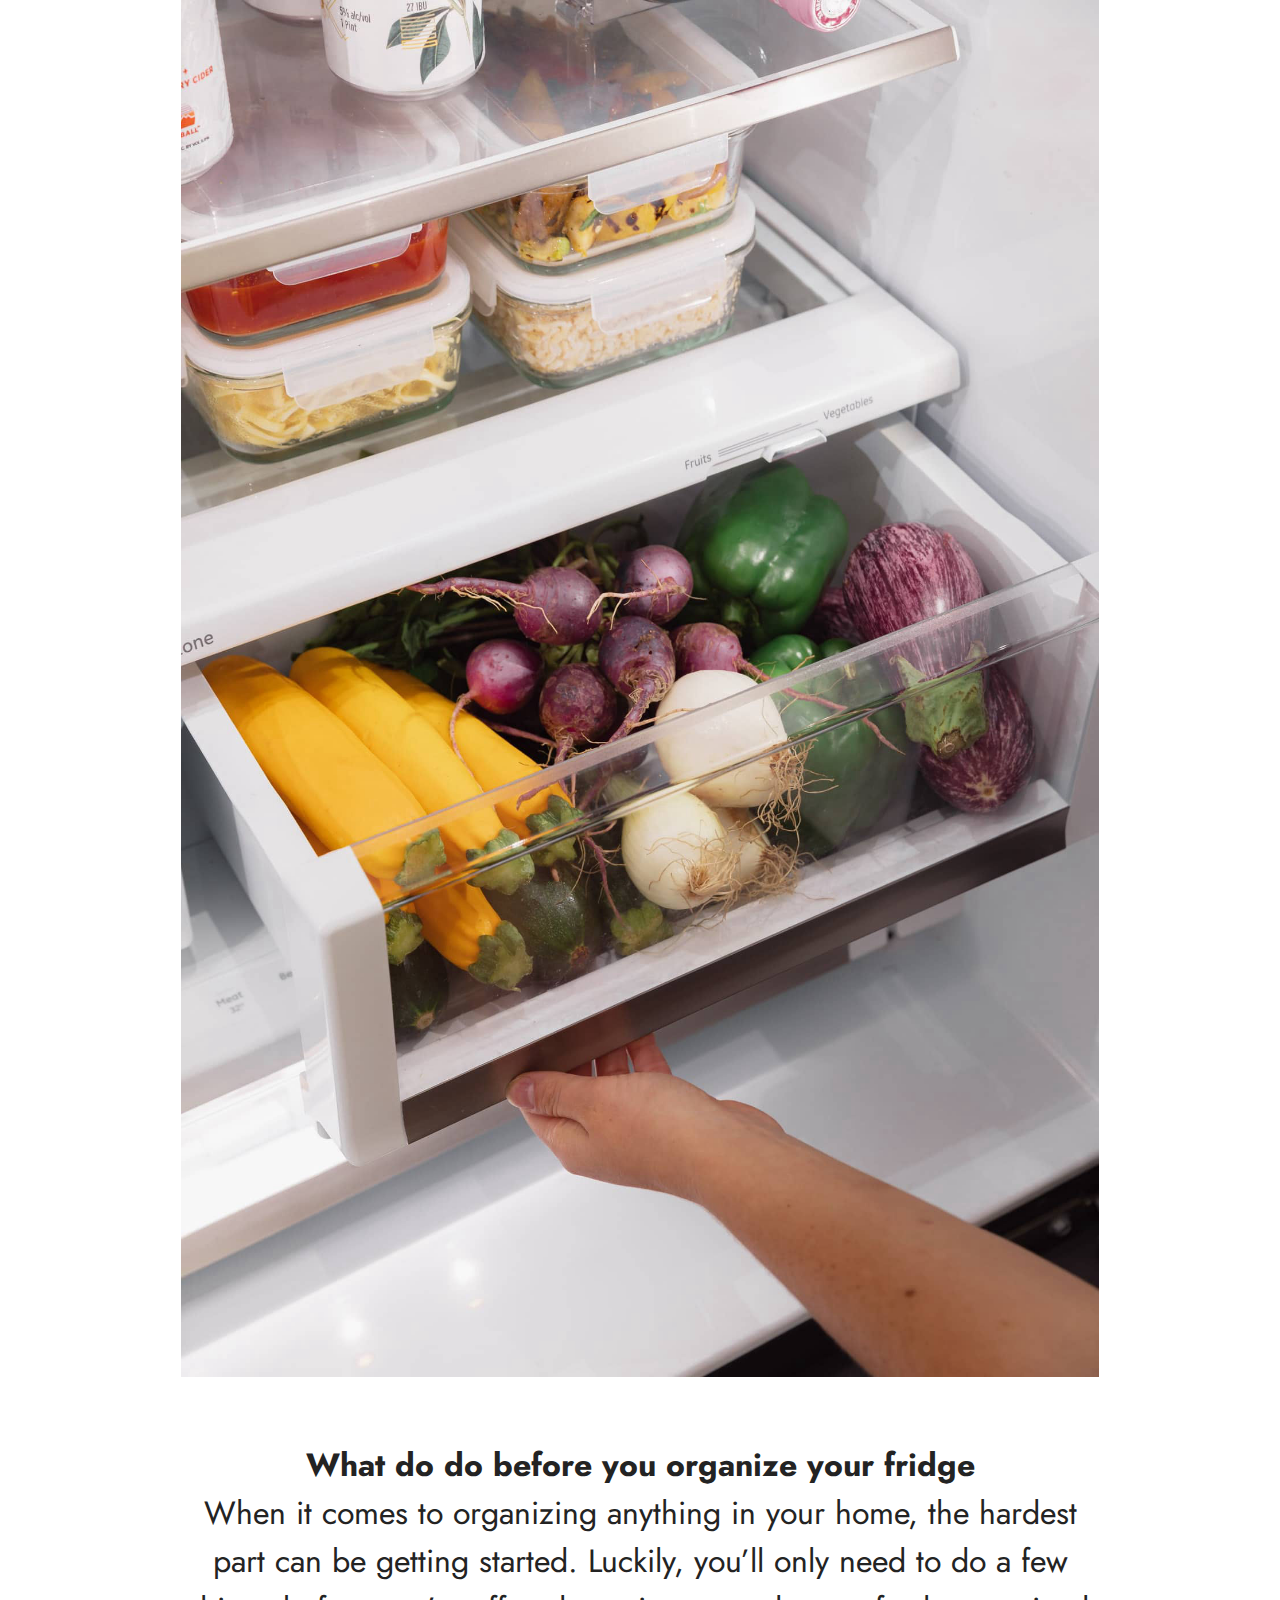
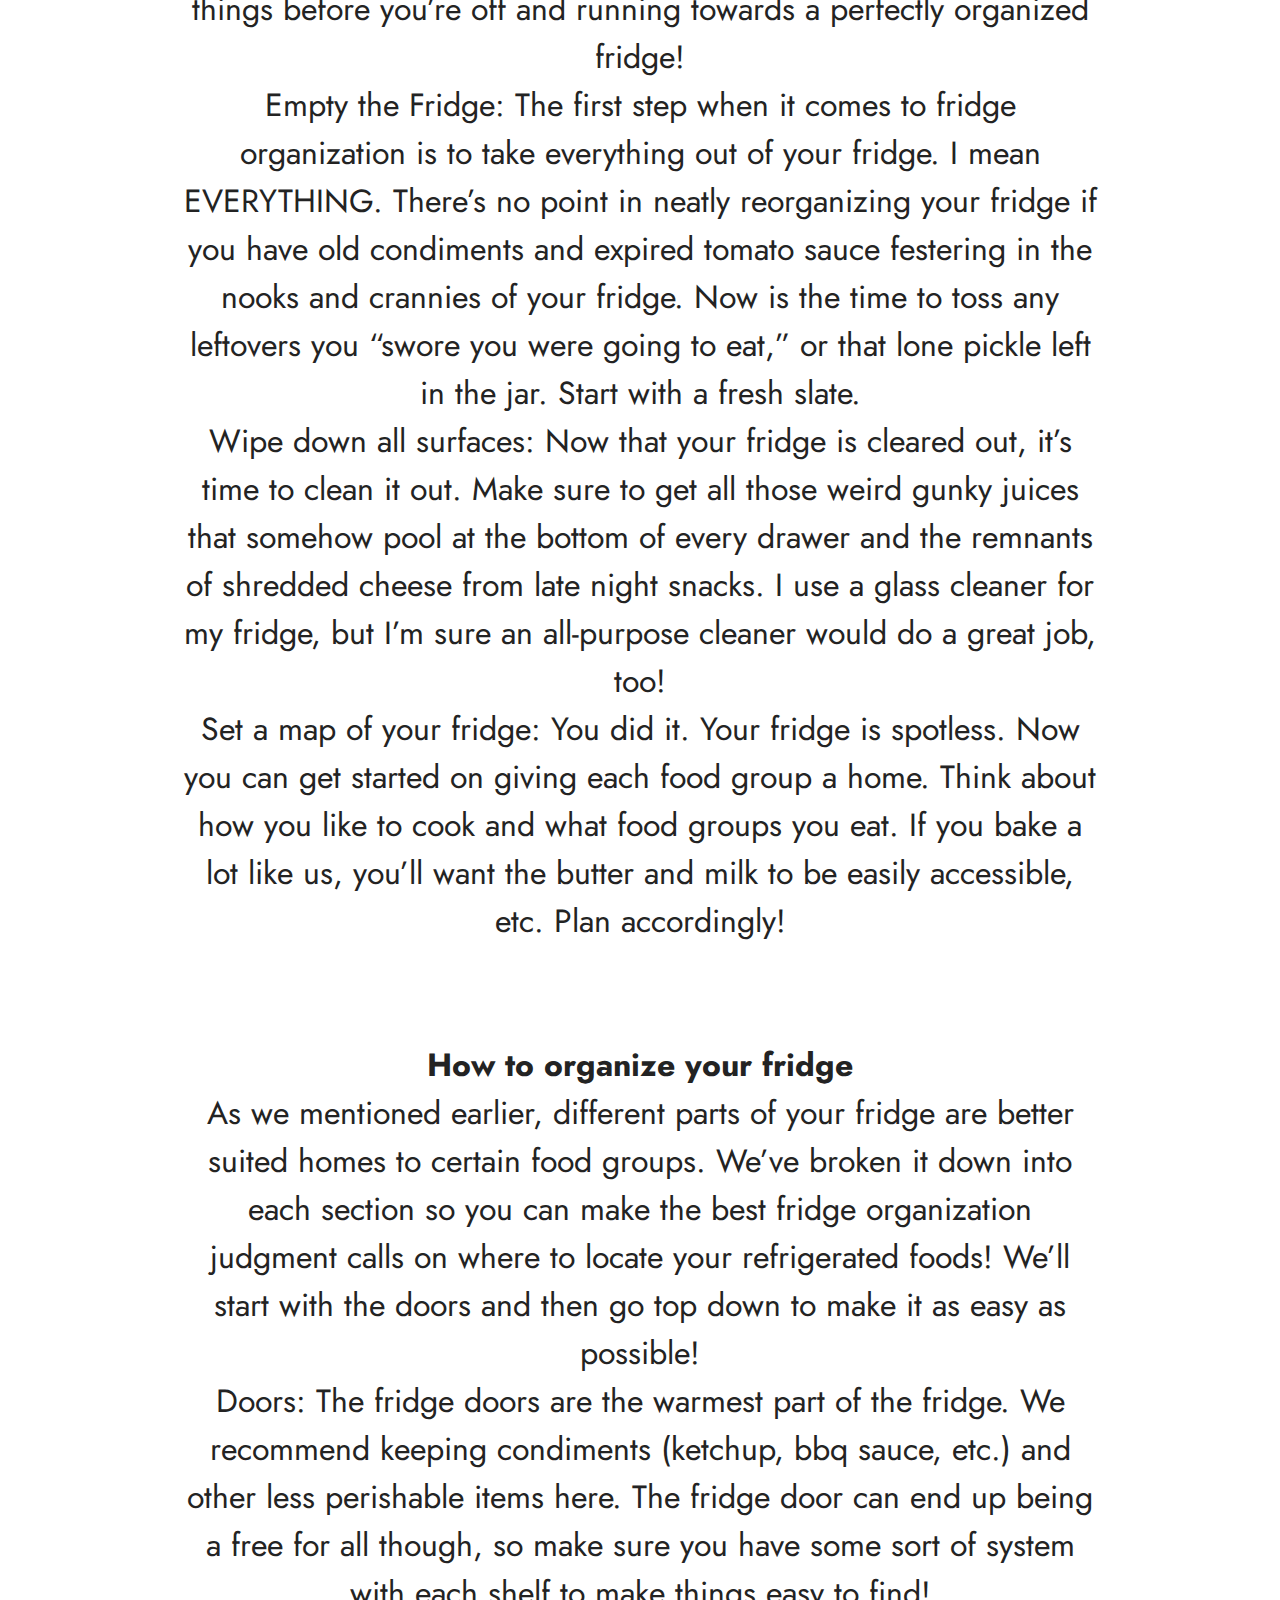
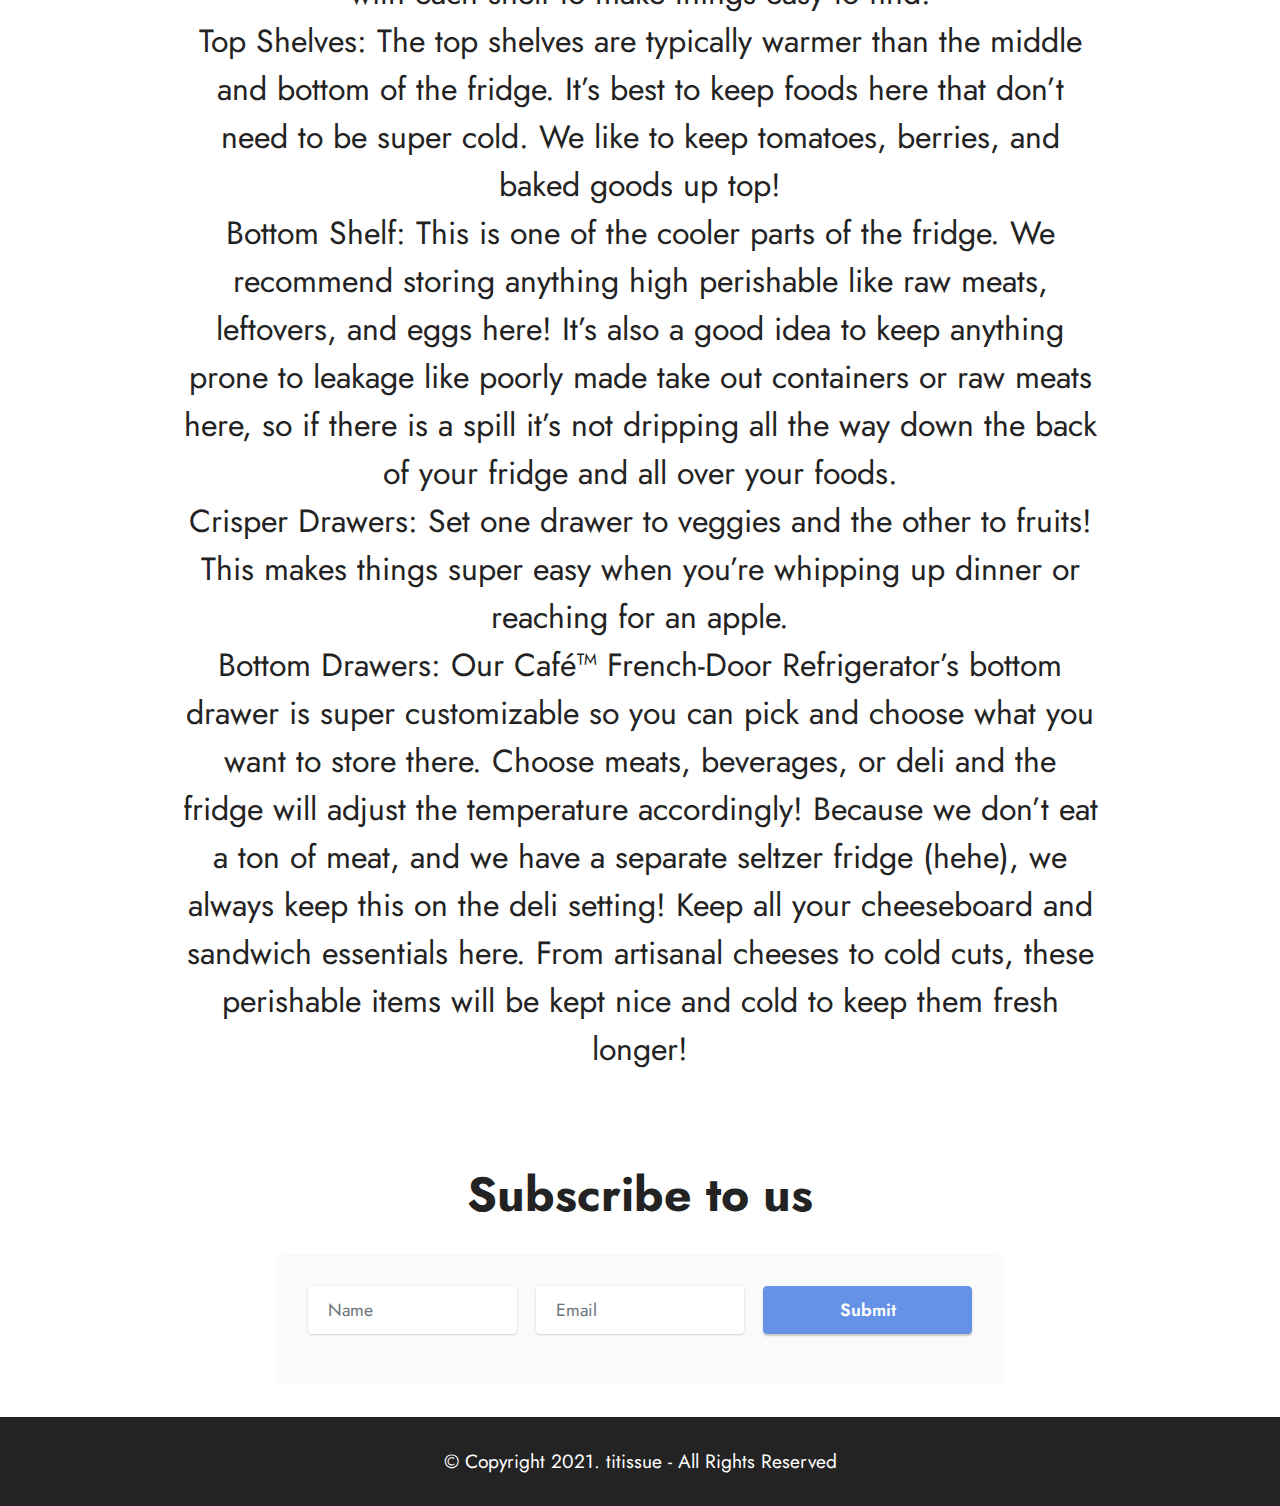
<file: l002.html>
<!DOCTYPE html>
<html>
		<head>
			<meta charset="UTF-8">
			<meta http-equiv="X-UA-Compatible" content="IE=edge">
			<meta name="viewport" content="width=device-width, initial-scale=1, minimum-scale=1">
			<link rel="shortcut icon" href="assets/images/favicon.ico" type="image/x-icon">
			<meta name="description" content="Did you know that there’s an actual science to how you should organize your fridge?!">
			<title>HOW TO ORGANIZE YOUR FRIDGE</title>
			<meta property="og:url"				content="https://titissue.vercel.app/l001.html" />
			<meta property="og:type"        	content="website" />
			<meta property="og:title"       	content="HOW TO ORGANIZE YOUR FRIDGE" />
			<meta property="og:description" 	content="Did you know that there’s an actual science to how you should organize your fridge?!" />
			<meta property="og:image"       	content="https://titissue.vercel.app/assets/images/1346er4356-1600x2400.jpg" />
			<link rel="stylesheet" href="assets/tether/tether.min.css">
			<link rel="stylesheet" href="assets/bootstrap/css/bootstrap.min.css">
			<link rel="stylesheet" href="assets/bootstrap/css/bootstrap-grid.min.css">
			<link rel="stylesheet" href="assets/bootstrap/css/bootstrap-reboot.min.css">
			<link rel="stylesheet" href="assets/dropdown/css/style.css">
			<link rel="stylesheet" href="assets/formstyler/jquery.formstyler.css">
			<link rel="stylesheet" href="assets/formstyler/jquery.formstyler.theme.css">
			<link rel="stylesheet" href="assets/datepicker/jquery.datetimepicker.min.css">
			<link rel="stylesheet" href="assets/socicon/css/styles.css">
			<link rel="stylesheet" href="assets/theme/css/style.css">
			<link rel="preload" as="style" href="assets/mobb/css/mbr-additional.css">
			<link rel="stylesheet" href="assets/mobb/css/mbr-additional.css" type="text/css">
	</head>
	<body>
		<section class="menu menu3 cid-swrTBTRdph" once="menu" id="menu3-15">
			<nav class="navbar navbar-dropdown navbar-fixed-top navbar-expand-lg">
				<div class="container">
					<div class="navbar-brand">
						<span class="navbar-caption-wrap"><a class="navbar-caption text-black display-5" href="index.php">titissue</a></span>
					</div>
					<button class="navbar-toggler" type="button" data-toggle="collapse" data-target="#navbarSupportedContent" aria-controls="navbarNavAltMarkup" aria-expanded="false" aria-label="Toggle navigation">
						<div class="hamburger">
							<span></span>
							<span></span>
							<span></span>
							<span></span>
						</div>
					</button>
					<div class="collapse navbar-collapse" id="navbarSupportedContent">
						<ul class="navbar-nav nav-dropdown nav-right" data-app-modern-menu="true">
							<li class="nav-item"><a class="nav-link link text-black display-4" href="index.php#rec">Recipes</a></li>
							<li class="nav-item"><a class="nav-link link text-black display-4" href="index.php#lif">
								Lifestyle</a>
							</li>
						</ul>
						<div class="icons-menu">
							<a class="iconfont-wrapper" href="https://facebook.com" target="_blank">
							<span class="p-2 mbr-iconfont socicon-facebook socicon"></span>
							</a>
						</div>
					</div>
				</div>
			</nav>
		</section>
		<section class="header3 cid-swrTBQOkFN mbr-fullscreen" id="header3-z">
			<div class="mbr-overlay" style="opacity: 0.2; background-color: rgb(255, 255, 255);"></div>
			<div class="align-center container">
				<div class="row justify-content-end">
					<div class="col-12 col-lg-6">
						<h1 class="mbr-section-title mbr-fonts-style mb-3 display-1"><strong>HOW TO ORGANIZE YOUR FRIDGE</strong></h1>
					</div>
				</div>
			</div>
		</section>
		<section class="content4 cid-swrTBRsIK0" id="content4-10">
			<div class="container">
				<div class="row justify-content-center">
					<div class="title col-md-12 col-lg-10">
						<h4 class="mbr-section-subtitle align-center mbr-fonts-style mb-4 display-5">
							Did you know that there’s an actual science to how you should organize your fridge?! Read on for everything you need to know about fridge organization!<br><br><strong>Why fridge organization is important
							</strong>
							<div>Listen, I’m no neat freak, but when it comes to the fridge it’s important to have a system. Otherwise, you’ll end up spending double the time in the kitchen to find what you’re looking for, buying condiments you thought you were out of, and letting hidden food go bad.Fridge organization is not just important to make things easy to find–it’s also rooted in food safety! All spaces in the fridge are not created equal and it will keep your food fresher and safer to know where these zones are! Fridges are usually the coldest in the very back and at the bottom and warmest on the doors. Plus, it’s not all that hard to do!</div>
							<br><br>
							<div><strong>What do you need for fridge organization?
								</strong>
							</div>
							<div>Of course, to organize your fridge you will need a… um, how do we say this… a fridge! Durrr. We have the Café™ ENERGY STAR® 23.1 Cu. Ft. Smart Counter-Depth French-Door Refrigerator fridge you see above, and are absolutely in love with it. From it’s sleek, streamlined look, to multiple temperature zones, to its chic LED lighting, to an internal water dispenser, this fridge has got it going on.</div>
							<br><br>
							<div>Of course beyond your fridge, it helps to have a few organizational tools. One thing I’m obsessed with are these glass containers. They’re perfect for meal prepping or leftovers, and with their clear glass design, it makes it easy to see exactly what’s in your fridge without having to open up a container.</div>
							<div></div>
							<div>Some other things we love?</div>
							<div></div>
							<div>These acrylic containers, which are perfect for holding drinks, juice boxes, condiments, and odds and ends.</div>
							<div>This double wine rack storage is perfect for those bottles of vino without taking up too much space in the fridge</div>
							<div>This water jug that we love using for milk and juice. It fits perfectly in the door for easy access to your beverages.</div>
							<div>This ceramic berry basket keeps your berries fresh (did you know keeping your berries in plastic containers can make them rot faster?)</div>
							<div>A set of mason jars is so versatile; we use them for everything from holding herbs to keeping sauces fresh!</div>
						</h4>
					</div>
				</div>
			</div>
		</section>
		<section class="image3 cid-swrTBS6GcT" id="image3-11">
			<div class="container">
				<div class="row justify-content-center">
					<div class="col-12 col-lg-10">
						<div class="image-wrapper">
							<img src="assets/images/3h567w57-1600x2400.jpg">
						</div>
					</div>
				</div>
			</div>
		</section>
		<section class="content4 cid-swrTBSvZ6i" id="content4-12">
			<div class="container">
				<div class="row justify-content-center">
					<div class="title col-md-12 col-lg-10">
						<h4 class="mbr-section-subtitle align-center mbr-fonts-style mb-4 display-5">
							<strong>What do do before you organize your fridge
							</strong>
							<div>When it comes to organizing anything in your home, the hardest part can be getting started. Luckily, you’ll only need to do a few things before you’re off and running towards a perfectly organized fridge!</div>
							<div></div>
							<div>Empty the Fridge: The first step when it comes to fridge organization is to take everything out of your fridge. I mean EVERYTHING. There’s no point in neatly reorganizing your fridge if you have old condiments and expired tomato sauce festering in the nooks and crannies of your fridge. Now is the time to toss any leftovers you “swore you were going to eat,” or that lone pickle left in the jar. Start with a fresh slate.</div>
							<div>Wipe down all surfaces: Now that your fridge is cleared out, it’s time to clean it out. Make sure to get all those weird gunky juices that somehow pool at the bottom of every drawer and the remnants of shredded cheese from late night snacks. I use a glass cleaner for my fridge, but I’m sure an all-purpose cleaner would do a great job, too!</div>
							<div>Set a map of your fridge: You did it. Your fridge is spotless. Now you can get started on giving each food group a home. Think about how you like to cook and what food groups you eat. If you bake a lot like us, you’ll want the butter and milk to be easily accessible, etc. Plan accordingly!</div>
							<br><br>
							<div><strong>How to organize your fridge
								</strong>
							</div>
							<div>As we mentioned earlier, different parts of your fridge are better suited homes to certain food groups. We’ve broken it down into each section so you can make the best fridge organization judgment calls on where to locate your refrigerated foods! We’ll start with the doors and then go top down to make it as easy as possible!</div>
							<div></div>
							<div>Doors: The fridge doors are the warmest part of the fridge. We recommend keeping condiments (ketchup, bbq sauce, etc.) and other less perishable items here. The fridge door can end up being a free for all though, so make sure you have some sort of system with each shelf to make things easy to find!</div>
							<div>Top Shelves: The top shelves are typically warmer than the middle and bottom of the fridge. It’s best to keep foods here that don’t need to be super cold. We like to keep tomatoes, berries, and baked goods up top!</div>
							<div>Bottom Shelf: This is one of the cooler parts of the fridge. We recommend storing anything high perishable like raw meats, leftovers, and eggs here! It’s also a good idea to keep anything prone to leakage like poorly made take out containers or raw meats here, so if there is a spill it’s not dripping all the way down the back of your fridge and all over your foods.</div>
							<div>Crisper Drawers: Set one drawer to veggies and the other to fruits! This makes things super easy when you’re whipping up dinner or reaching for an apple.</div>
							<div>Bottom Drawers: Our Café™ French-Door Refrigerator’s bottom drawer is super customizable so you can pick and choose what you want to store there. Choose meats, beverages, or deli and the fridge will adjust the temperature accordingly! Because we don’t eat a ton of meat, and we have a separate seltzer fridge (hehe), we always keep this on the deli setting! Keep all your cheeseboard and sandwich essentials here. From artisanal cheeses to cold cuts, these perishable items will be kept nice and cold to keep them fresh longer!</div>
						</h4>
					</div>
				</div>
			</div>
		</section>
		<section class="form9 cid-swrTBT1wO9" id="form9-13">
			<div class="container">
				<div class="mbr-section-head">
					<h3 class="mbr-section-title mbr-fonts-style align-center mb-0 display-2">
						<strong>Subscribe to us</strong>
					</h3>
				</div>
				<div class="row justify-content-center mt-4">
					<div class="col-lg-8 mx-auto mbr-form" data-form-type="formoid">
						<form action="success.php" method="POST" class="mbr-form form-with-styler mx-auto" data-form-title="Form Name">
							<input type="hidden" name="email" data-form-email="true" value="Okx/jmar2d0z6U2WgmMp81oMSaXEcvxuo1a/xe1/gDddRWJbIcDVFkLywQ/VIVCLcrhYavBtX7HxAa6XrtgbXPWpJARYoodjk+DYy10SCyHTr4sGta8VLTQR84jd2lNk">
							<div class="">
								<div hidden="hidden" data-form-alert="" class="alert alert-success col-12">Thanks for filling out the form!</div>
								<div hidden="hidden" data-form-alert-danger="" class="alert alert-danger col-12">Oops...! some problem!</div>
							</div>
							<div class="dragArea row">
								<div class="col-lg-12">
								</div>
								<div class="col-lg-4 col-md-12 col-sm-12 form-group" data-for="name">
									<input type="text" name="name" placeholder="Name" data-form-field="name" class="form-control" value="" id="name-form9-13">
								</div>
								<div data-for="email" class="col-lg-4 col-md-12 col-sm-12 form-group">
									<input type="email" name="email" placeholder="Email" data-form-field="email" class="form-control" value="" id="email-form9-13">
								</div>
								<div class="col-lg-4 col-md-12 col-sm-12 mbr-section-btn align-center">
									<button type="submit" class="btn btn-primary display-4">Submit</button>
								</div>
							</div>
						</form>
					</div>
				</div>
			</div>
		</section>
		<section class="footer7 cid-swrTBTn0eK" once="footers" id="footer7-14">
			<div class="container">
				<div class="media-container-row align-center mbr-white">
					<div class="col-12">
						<p class="mbr-text mb-0 mbr-fonts-style display-7">
							© Copyright 2021. titissue - All Rights Reserved
						</p>
					</div>
				</div>
			</div>
		</section>
		<script src="assets/web/assets/jquery/jquery.min.js"></script> 
		<script src="assets/popper/popper.min.js"></script> 
		<script src="assets/tether/tether.min.js"></script> 
		<script src="assets/bootstrap/js/bootstrap.min.js"></script> 
		<script src="assets/smoothscroll/smooth-scroll.js"></script> 
		<script src="assets/dropdown/js/nav-dropdown.js"></script> 
		<script src="assets/dropdown/js/navbar-dropdown.js"></script> 
		<script src="assets/touchswipe/jquery.touch-swipe.min.js"></script> 
		<script src="assets/formstyler/jquery.formstyler.js"></script> 
		<script src="assets/formstyler/jquery.formstyler.min.js"></script> 
		<script src="assets/datepicker/jquery.datetimepicker.full.js"></script> 
		<script src="assets/theme/js/script.js"></script> 
		<script src="assets/formoid/formoid.min.js"></script> 
	</body>
</html>
</file>
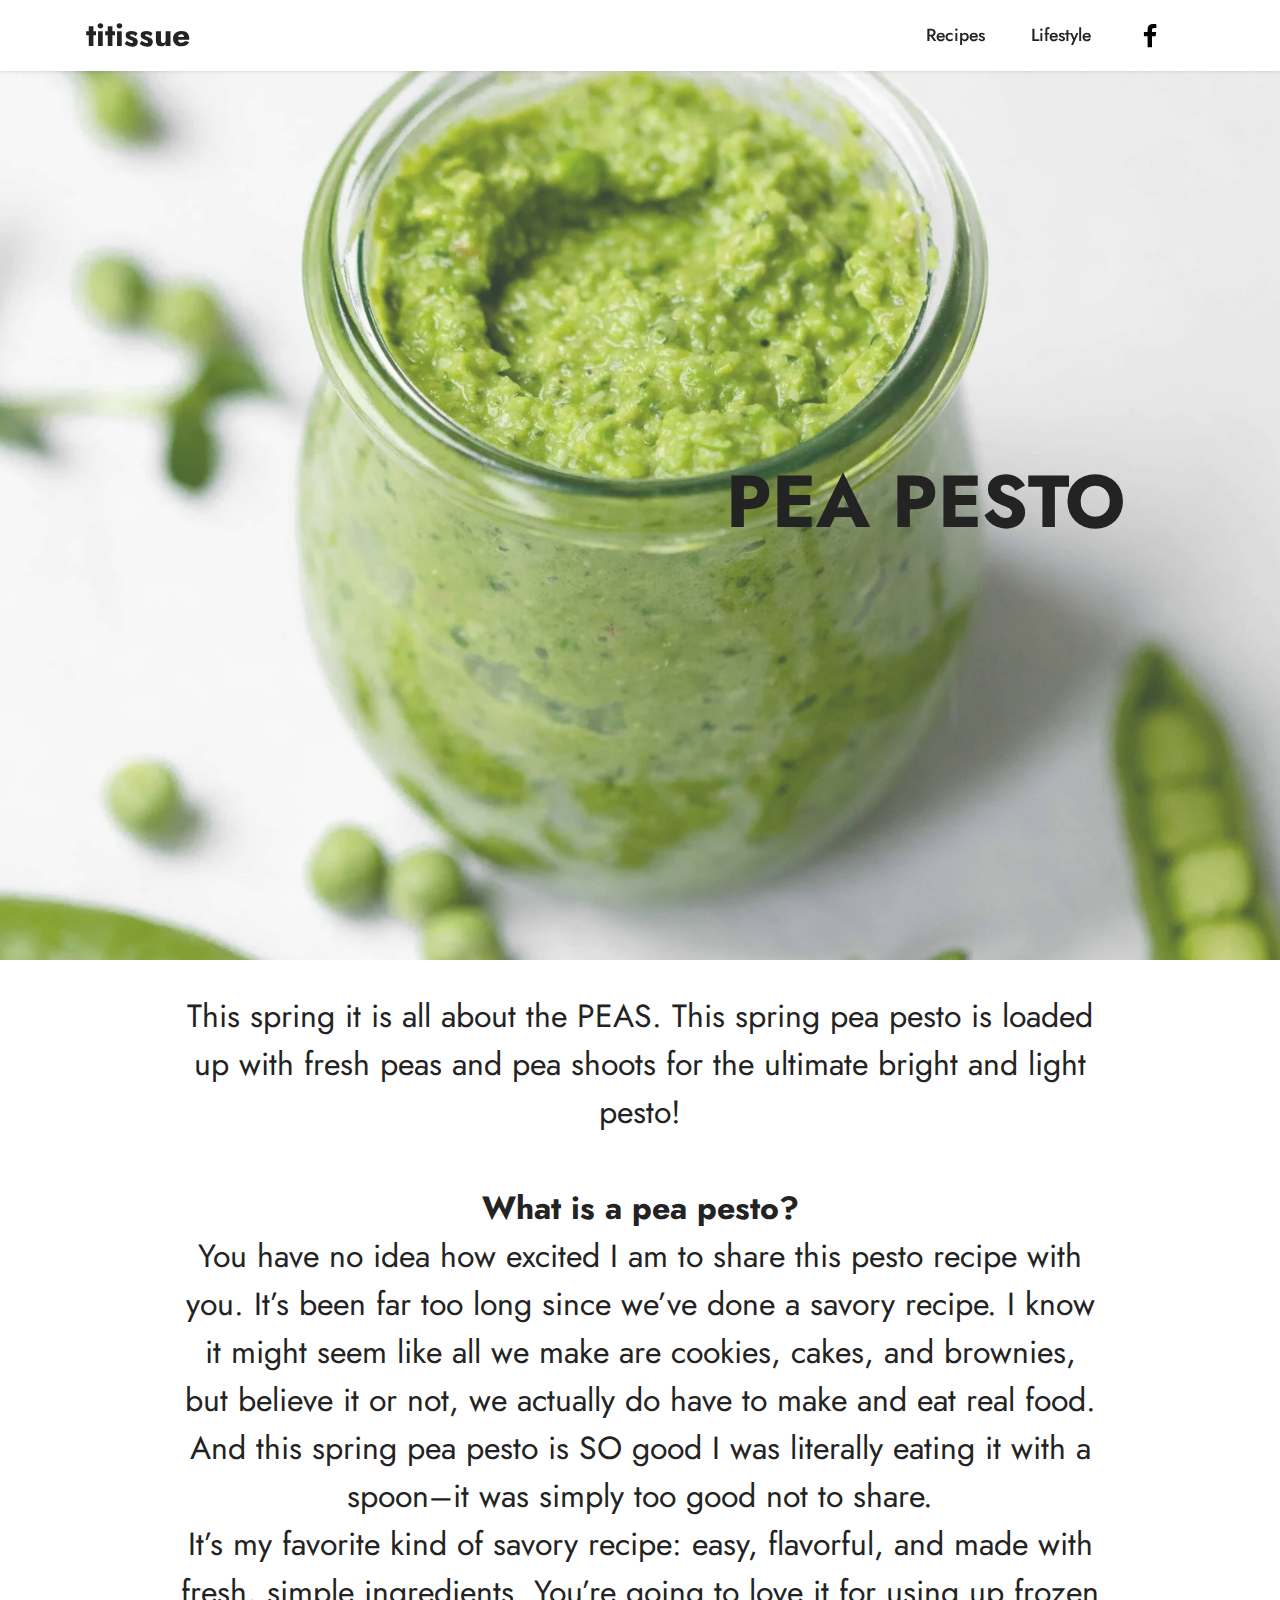
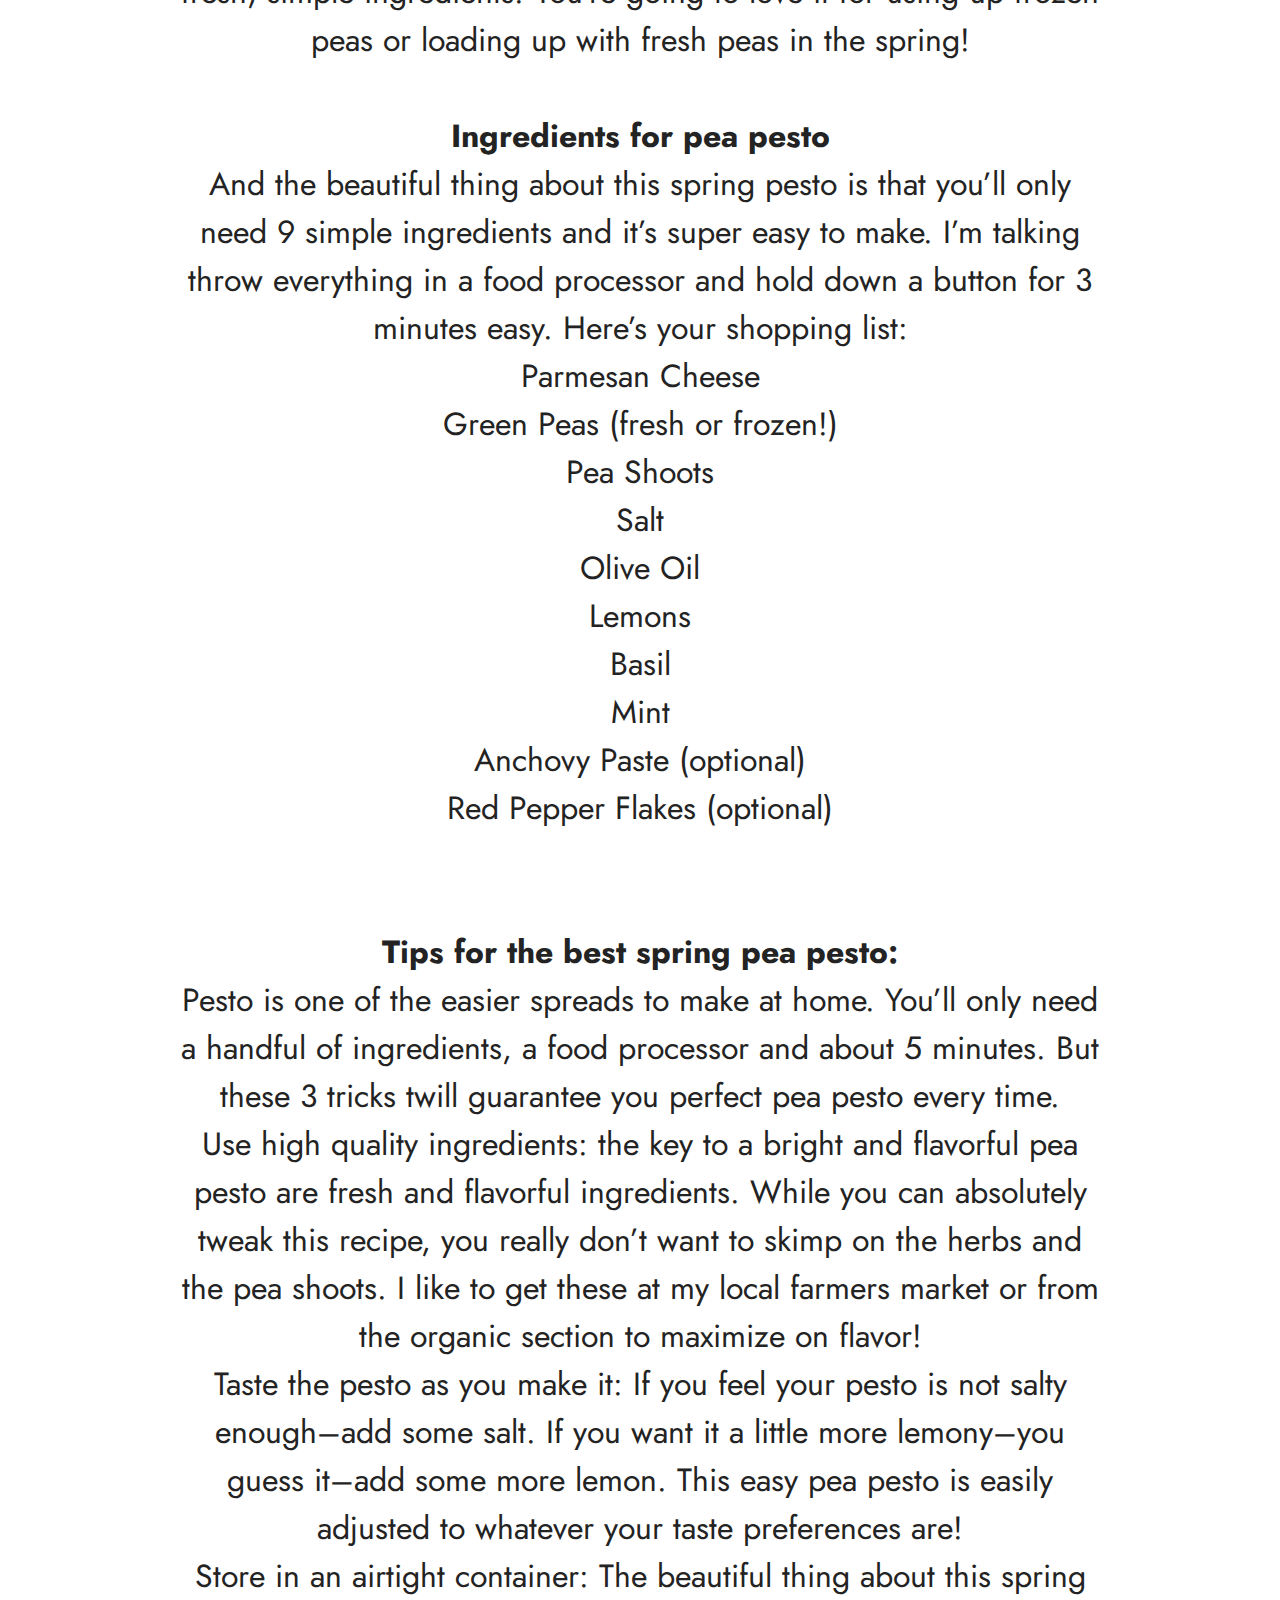
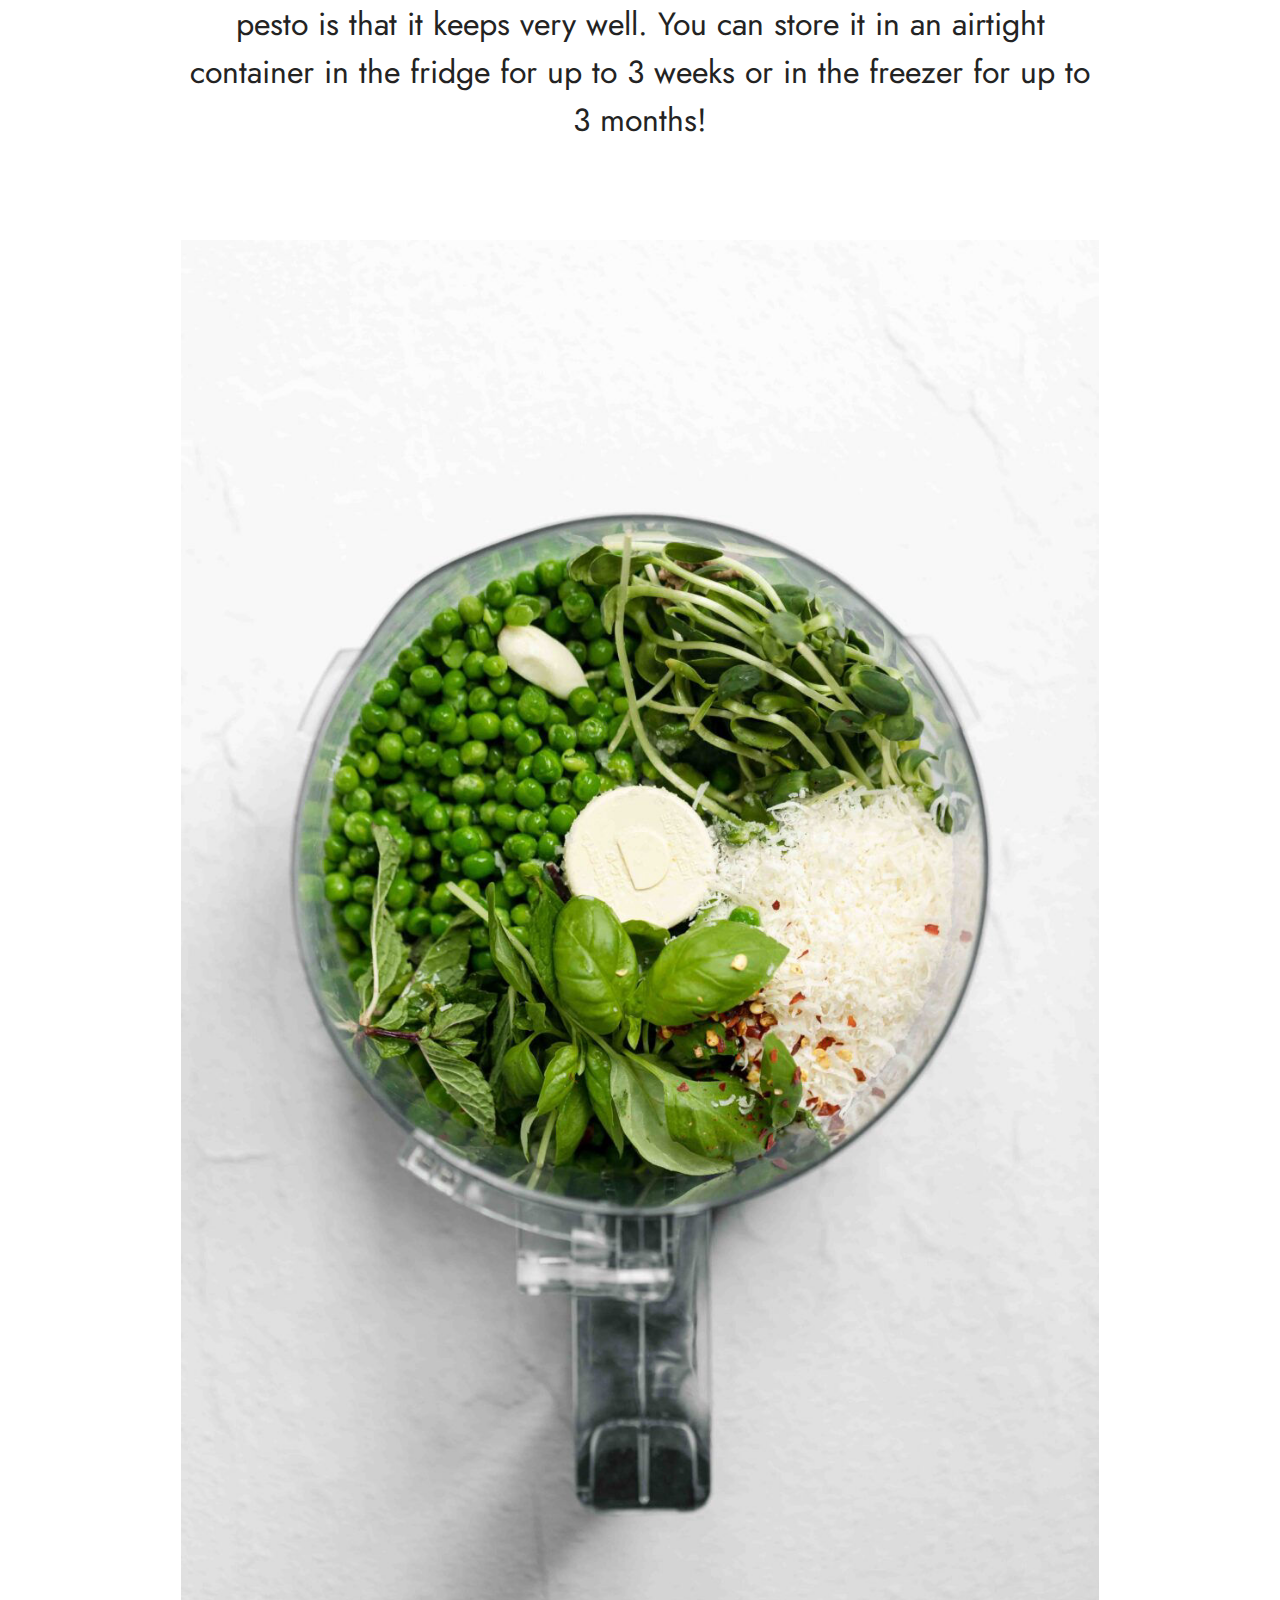
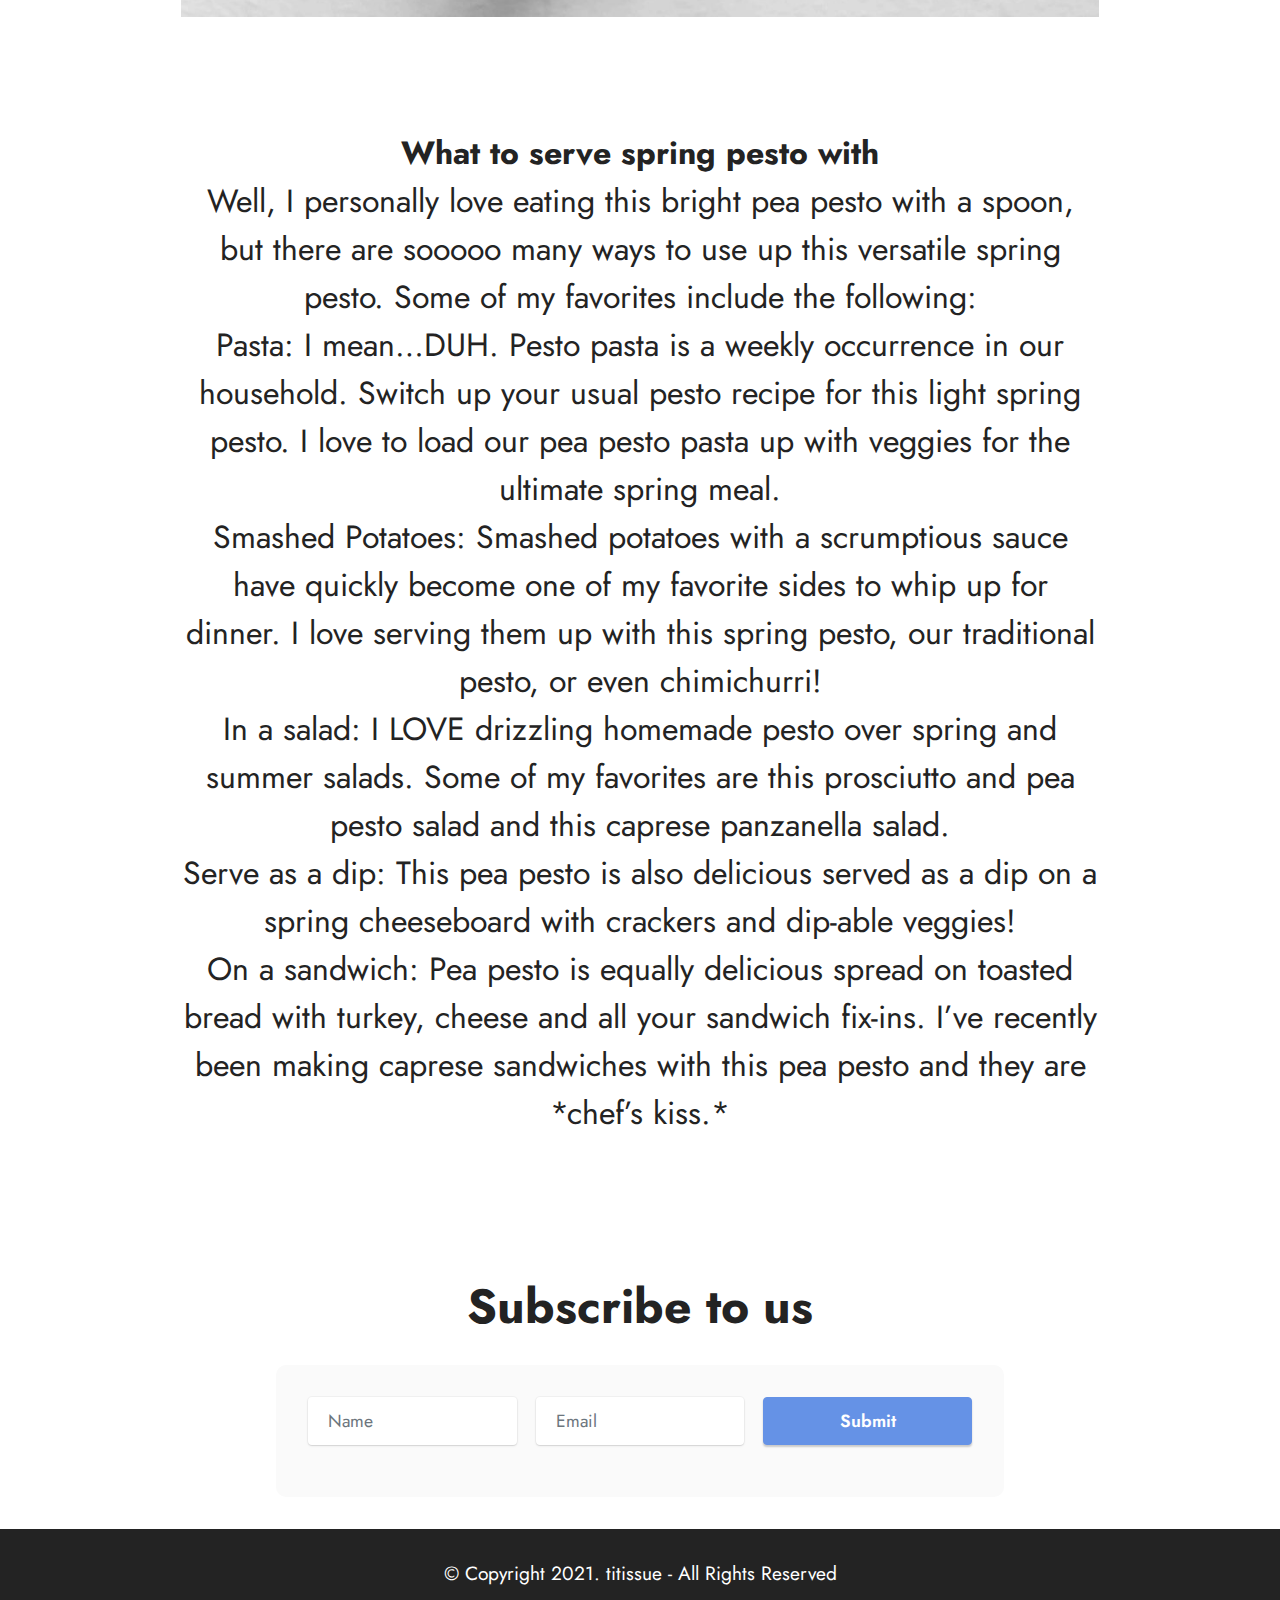
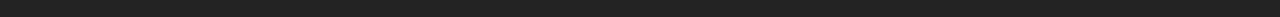
<file: r001.html>
<!DOCTYPE html>
<html  >
	<head>
		<meta charset="UTF-8">
		<meta http-equiv="X-UA-Compatible" content="IE=edge">
		<meta name="viewport" content="width=device-width, initial-scale=1, minimum-scale=1">
		<link rel="shortcut icon" href="assets/images/favicon.ico" type="image/x-icon">
		<meta name="description" content="Did you know that there’s an actual science to how you should organize your fridge?!">
		<title>PEA PESTO</title>
		<meta property="og:url"				content="https://titissue.vercel.app/l001.html" />
		<meta property="og:type"        	content="website" />
		<meta property="og:title"       	content="PEA PESTO" />
		<meta property="og:description" 	content="Did you know that there’s an actual science to how you should organize your fridge?!" />
		<meta property="og:image"       	content="https://titissue.vercel.app/assets/images/h474243.webp" />
		<link rel="stylesheet" href="assets/tether/tether.min.css">
		<link rel="stylesheet" href="assets/bootstrap/css/bootstrap.min.css">
		<link rel="stylesheet" href="assets/bootstrap/css/bootstrap-grid.min.css">
		<link rel="stylesheet" href="assets/bootstrap/css/bootstrap-reboot.min.css">
		<link rel="stylesheet" href="assets/dropdown/css/style.css">
		<link rel="stylesheet" href="assets/formstyler/jquery.formstyler.css">
		<link rel="stylesheet" href="assets/formstyler/jquery.formstyler.theme.css">
		<link rel="stylesheet" href="assets/datepicker/jquery.datetimepicker.min.css">
		<link rel="stylesheet" href="assets/socicon/css/styles.css">
		<link rel="stylesheet" href="assets/theme/css/style.css">
		<link rel="preload" as="style" href="assets/mobb/css/mbr-additional.css">
		<link rel="stylesheet" href="assets/mobb/css/mbr-additional.css" type="text/css">
	</head>
	<body>
		<section class="menu menu3 cid-swrQVeCSIS" once="menu" id="menu3-q">
			<nav class="navbar navbar-dropdown navbar-fixed-top navbar-expand-lg">
				<div class="container">
					<div class="navbar-brand">
						<span class="navbar-caption-wrap"><a class="navbar-caption text-black display-5" href="index.php">titissue</a></span>
					</div>
					<button class="navbar-toggler" type="button" data-toggle="collapse" data-target="#navbarSupportedContent" aria-controls="navbarNavAltMarkup" aria-expanded="false" aria-label="Toggle navigation">
						<div class="hamburger">
							<span></span>
							<span></span>
							<span></span>
							<span></span>
						</div>
					</button>
					<div class="collapse navbar-collapse" id="navbarSupportedContent">
						<ul class="navbar-nav nav-dropdown nav-right" data-app-modern-menu="true">
							<li class="nav-item"><a class="nav-link link text-black display-4" href="index.php#rec">Recipes</a></li>
							<li class="nav-item"><a class="nav-link link text-black display-4" href="index.php#lif">
								Lifestyle</a>
							</li>
						</ul>
						<div class="icons-menu">
							<a class="iconfont-wrapper" href="https://facebook.com" target="_blank">
							<span class="p-2 mbr-iconfont socicon-facebook socicon"></span>
							</a>
						</div>
					</div>
				</div>
			</nav>
		</section>
		<section class="header3 cid-swrQVamaam mbr-fullscreen" id="header3-i">
			<div class="mbr-overlay" style="opacity: 0.2; background-color: rgb(255, 255, 255);"></div>
			<div class="align-center container">
				<div class="row justify-content-end">
					<div class="col-12 col-lg-6">
						<h1 class="mbr-section-title mbr-fonts-style mb-3 display-1"><strong>PEA PESTO</strong></h1>
					</div>
				</div>
			</div>
		</section>
		<section class="content4 cid-swrQVbpHnu" id="content4-j">
			<div class="container">
				<div class="row justify-content-center">
					<div class="title col-md-12 col-lg-10">
						<h4 class="mbr-section-subtitle align-center mbr-fonts-style mb-4 display-5">
							This spring it is all about the PEAS. This spring pea pesto is loaded up with fresh peas and pea shoots for the ultimate bright and light pesto!<br><br><strong>What is a pea pesto?
							</strong>
							<div>You have no idea how excited I am to share this pesto recipe with you. It’s been far too long since we’ve done a savory recipe. I know it might seem like all we make are cookies, cakes, and brownies, but believe it or not, we actually do have to make and eat real food. And this spring pea pesto is SO good I was literally eating it with a spoon–it was simply too good not to share.</div>
							<div></div>
							<div>It’s my favorite kind of savory recipe: easy, flavorful, and made with fresh, simple ingredients. You’re going to love it for using up frozen peas or loading up with fresh peas in the spring!<br><br><strong>Ingredients for pea pesto
								</strong>
							</div>
							<div>And the beautiful thing about this spring pesto is that you’ll only need 9 simple ingredients and it’s super easy to make. I’m talking throw everything in a food processor  and hold down a button for 3 minutes easy. Here’s your shopping list:</div>
							<div></div>
							<div>Parmesan Cheese</div>
							<div>Green Peas (fresh or frozen!)</div>
							<div>Pea Shoots</div>
							<div>Salt</div>
							<div>Olive Oil</div>
							<div>Lemons</div>
							<div>Basil</div>
							<div>Mint</div>
							<div>Anchovy Paste (optional)</div>
							<div>Red Pepper Flakes (optional)</div>
						</h4>
					</div>
				</div>
			</div>
		</section>
		<section class="content4 cid-swrQVbT3eP" id="content4-k">
			<div class="container">
				<div class="row justify-content-center">
					<div class="title col-md-12 col-lg-10">
						<h4 class="mbr-section-subtitle align-center mbr-fonts-style mb-4 display-5">
							<strong>Tips for the best spring pea pesto:
							</strong>
							<div>Pesto is one of the easier spreads to make at home. You’ll only need a handful of ingredients, a food processor and about 5 minutes. But these 3 tricks twill guarantee you perfect pea pesto every time.</div>
							<div></div>
							<div>Use high quality ingredients: the key to a bright and flavorful pea pesto are fresh and flavorful ingredients. While you can absolutely tweak this recipe, you really don’t want to skimp on the herbs and the pea shoots. I like to get these at my local farmers market or from the organic section to maximize on flavor!</div>
							<div>Taste the pesto as you make it: If you feel your pesto is not salty enough–add some salt. If you want it a little more lemony–you guess it–add some more lemon. This easy pea pesto is easily adjusted to whatever your taste preferences are!</div>
							<div>Store in an airtight container: The beautiful thing about this spring pesto is that it keeps very well. You can store it in an airtight container in the fridge for up to 3 weeks or in the freezer for up to 3 months!</div>
						</h4>
					</div>
				</div>
			</div>
		</section>
		<section class="image3 cid-swrQVckCVK" id="image3-l">
			<div class="container">
				<div class="row justify-content-center">
					<div class="col-12 col-lg-10">
						<div class="image-wrapper">
							<img src="assets/images/536dgv32456-1067x1600.jpg">
						</div>
					</div>
				</div>
			</div>
		</section>
		<section class="content4 cid-swrQVcMVYQ" id="content4-m">
			<div class="container">
				<div class="row justify-content-center">
					<div class="title col-md-12 col-lg-10">
						<h4 class="mbr-section-subtitle align-center mbr-fonts-style mb-4 display-5">
							<div><strong>What to serve spring pesto with
								</strong>
							</div>
							<div>Well, I personally love eating this bright pea pesto with a spoon, but there are sooooo many ways to use up this versatile spring pesto. Some of my favorites include the following:</div>
							<div></div>
							<div>Pasta: I mean…DUH. Pesto pasta is a weekly occurrence in our household. Switch up your usual pesto recipe for this light spring pesto. I love to load our pea pesto pasta up with veggies for the ultimate spring meal.</div>
							<div>Smashed Potatoes: Smashed potatoes with a scrumptious sauce have quickly become one of my favorite sides to whip up for dinner. I love serving them up with this spring pesto, our traditional pesto, or even chimichurri!</div>
							<div>In a salad: I LOVE drizzling homemade pesto over spring and summer salads. Some of my favorites are this prosciutto and pea pesto salad and this caprese panzanella salad.</div>
							<div>Serve as a dip: This pea pesto is also delicious served as a dip on a spring cheeseboard with crackers and dip-able veggies!</div>
							<div>On a sandwich: Pea pesto is equally delicious spread on toasted bread with turkey, cheese and all your sandwich fix-ins. I’ve recently been making caprese sandwiches with this pea pesto and they are *chef’s kiss.*</div>
						</h4>
					</div>
				</div>
			</div>
		</section>
		<section class="form9 cid-swrQVdJcFE" id="form9-o">
			<div class="container">
				<div class="mbr-section-head">
					<h3 class="mbr-section-title mbr-fonts-style align-center mb-0 display-2">
						<strong>Subscribe to us</strong>
					</h3>
				</div>
				<div class="row justify-content-center mt-4">
					<div class="col-lg-8 mx-auto mbr-form" data-form-type="formoid">
						<form action="success.php" method="POST" class="mbr-form form-with-styler mx-auto" data-form-title="Form Name">
							<input type="hidden" name="email" data-form-email="true" value="arD6JzD6UTWJpngpdAzcUNecHVJGh3XfSnvoyHbzVHAQIHii6LFFAAKbSxyvlIs+MN33IaXaKzmAG+TDjaYHOZ5h8F9Kb/Ph32u4k5pbHQxhakxgU+tlFNn+24EUHXBu">
							<div class="">
								<div hidden="hidden" data-form-alert="" class="alert alert-success col-12">Thanks for filling out the form!</div>
								<div hidden="hidden" data-form-alert-danger="" class="alert alert-danger col-12">Oops...! some problem!</div>
							</div>
							<div class="dragArea row">
								<div class="col-lg-12">
								</div>
								<div class="col-lg-4 col-md-12 col-sm-12 form-group" data-for="name">
									<input type="text" name="name" placeholder="Name" data-form-field="name" class="form-control" value="" id="name-form9-o">
								</div>
								<div data-for="email" class="col-lg-4 col-md-12 col-sm-12 form-group">
									<input type="email" name="email" placeholder="Email" data-form-field="email" class="form-control" value="" id="email-form9-o">
								</div>
								<div class="col-lg-4 col-md-12 col-sm-12 mbr-section-btn align-center">
									<button type="submit" class="btn btn-primary display-4">Submit</button>
								</div>
							</div>
						</form>
					</div>
				</div>
			</div>
		</section>
		<section class="footer7 cid-swrQVeebxB" once="footers" id="footer7-p">
			<div class="container">
				<div class="media-container-row align-center mbr-white">
					<div class="col-12">
						<p class="mbr-text mb-0 mbr-fonts-style display-7">
							© Copyright 2021. titissue - All Rights Reserved
						</p>
					</div>
				</div>
			</div>
		</section>
		<script src="assets/web/assets/jquery/jquery.min.js"></script> 
		<script src="assets/popper/popper.min.js"></script> 
		<script src="assets/tether/tether.min.js"></script> 
		<script src="assets/bootstrap/js/bootstrap.min.js"></script> 
		<script src="assets/smoothscroll/smooth-scroll.js"></script> 
		<script src="assets/dropdown/js/nav-dropdown.js"></script> 
		<script src="assets/dropdown/js/navbar-dropdown.js"></script> 
		<script src="assets/touchswipe/jquery.touch-swipe.min.js"></script> 
		<script src="assets/formstyler/jquery.formstyler.js"></script> 
		<script src="assets/formstyler/jquery.formstyler.min.js"></script> 
		<script src="assets/datepicker/jquery.datetimepicker.full.js"></script> 
		<script src="assets/theme/js/script.js"></script> 
		<script src="assets/formoid/formoid.min.js"></script>   
	</body>
</html>
</file>
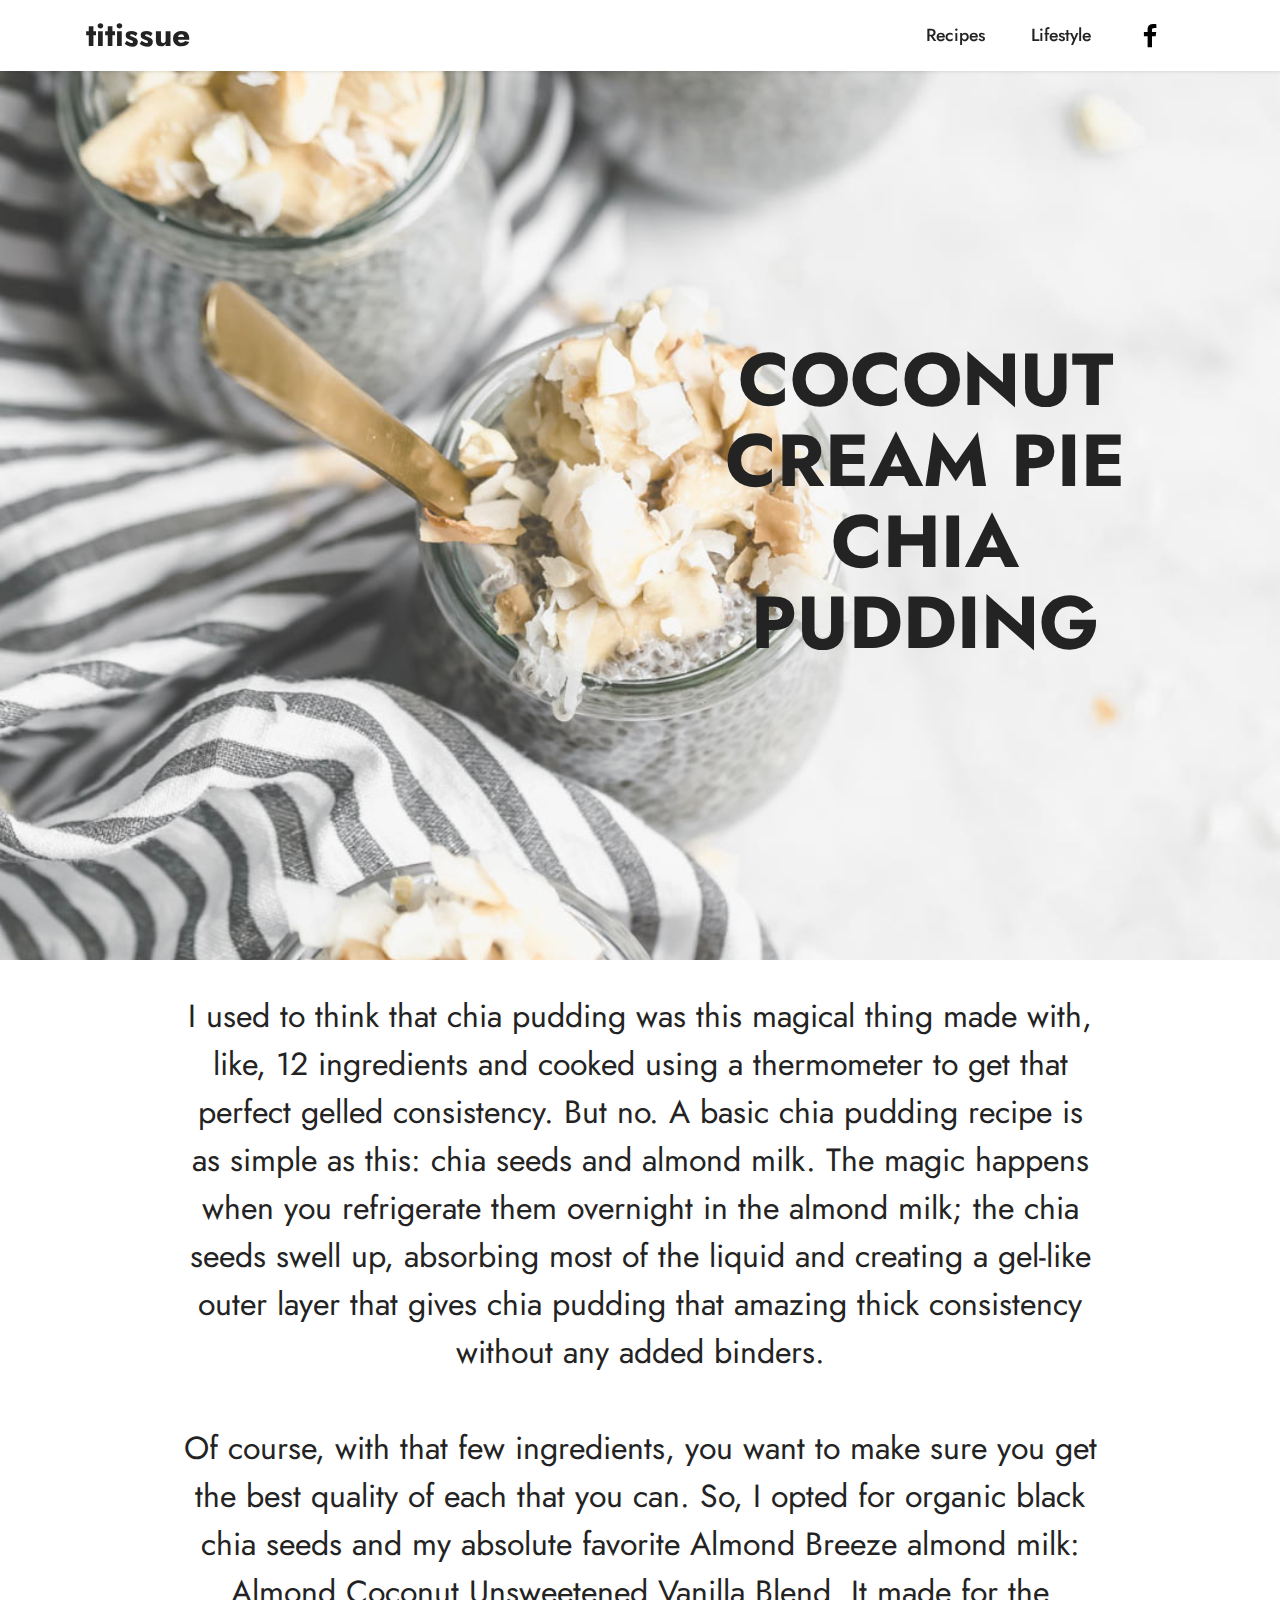
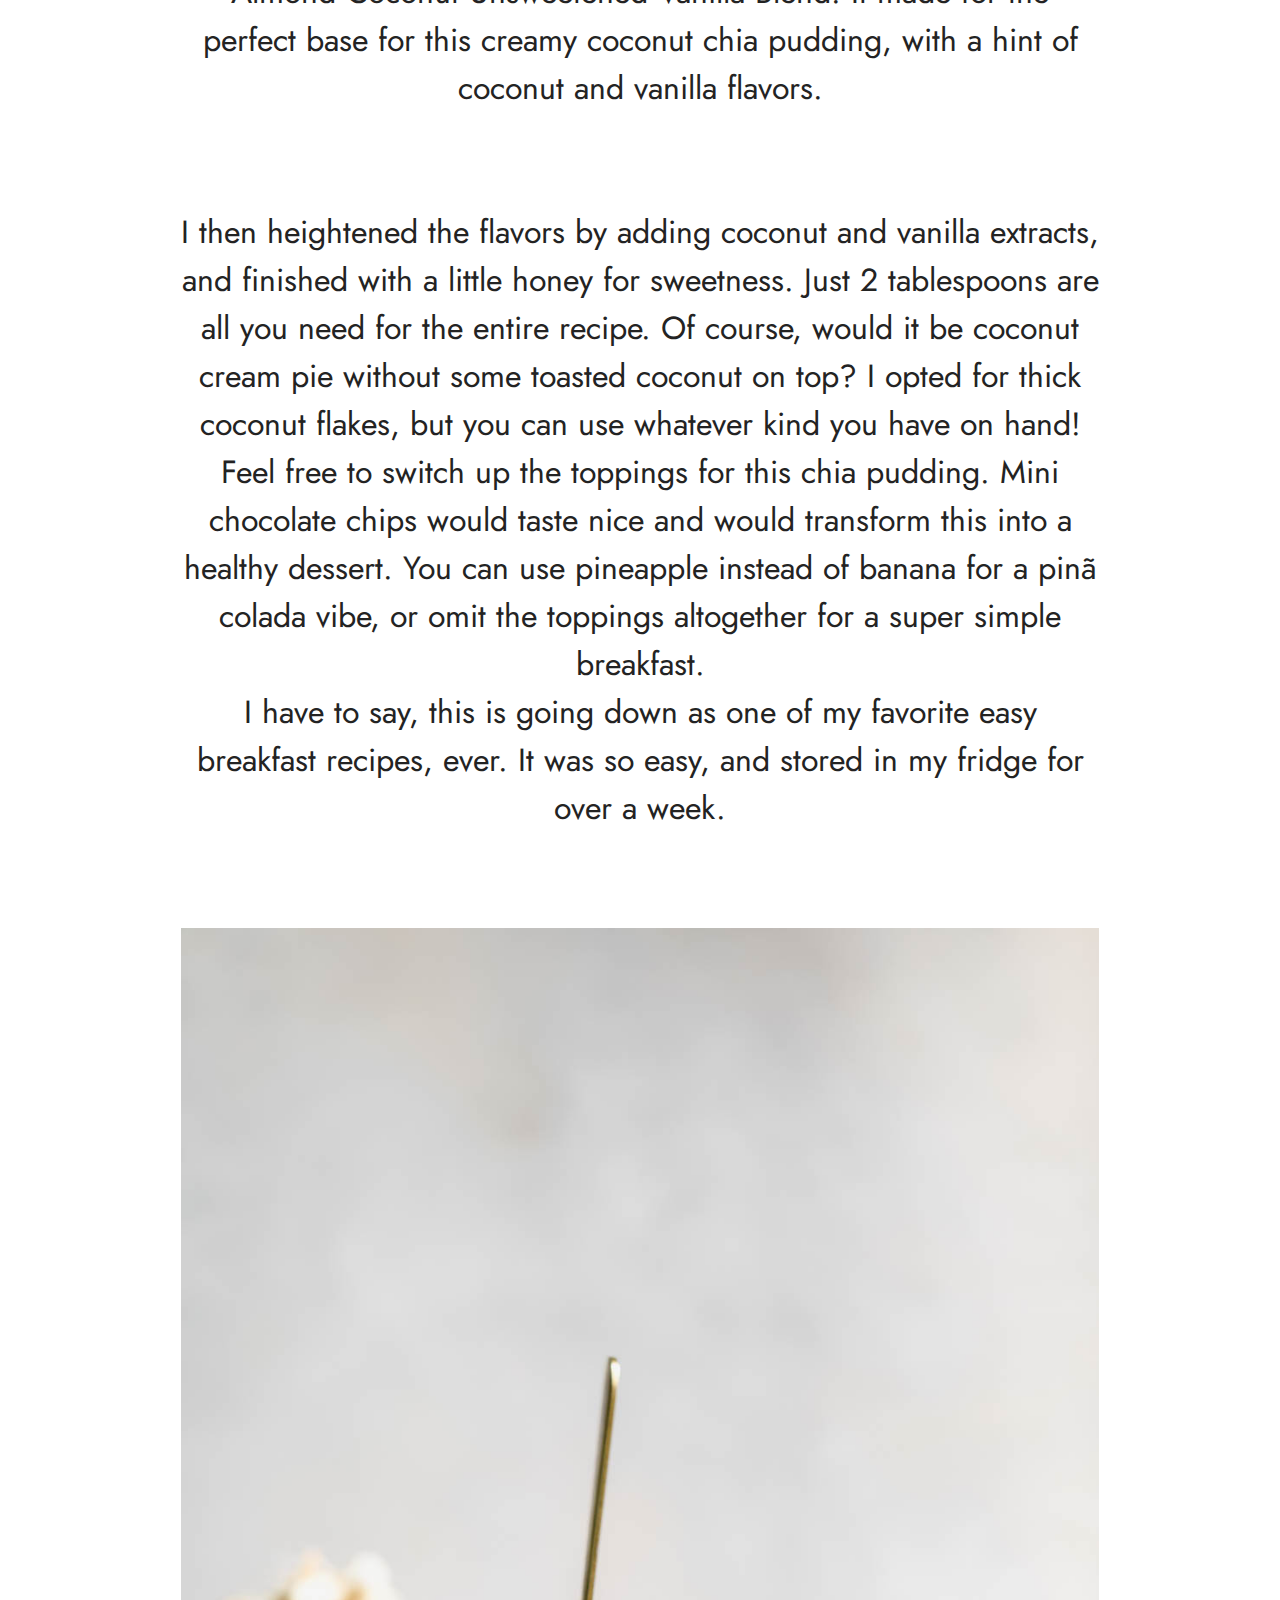
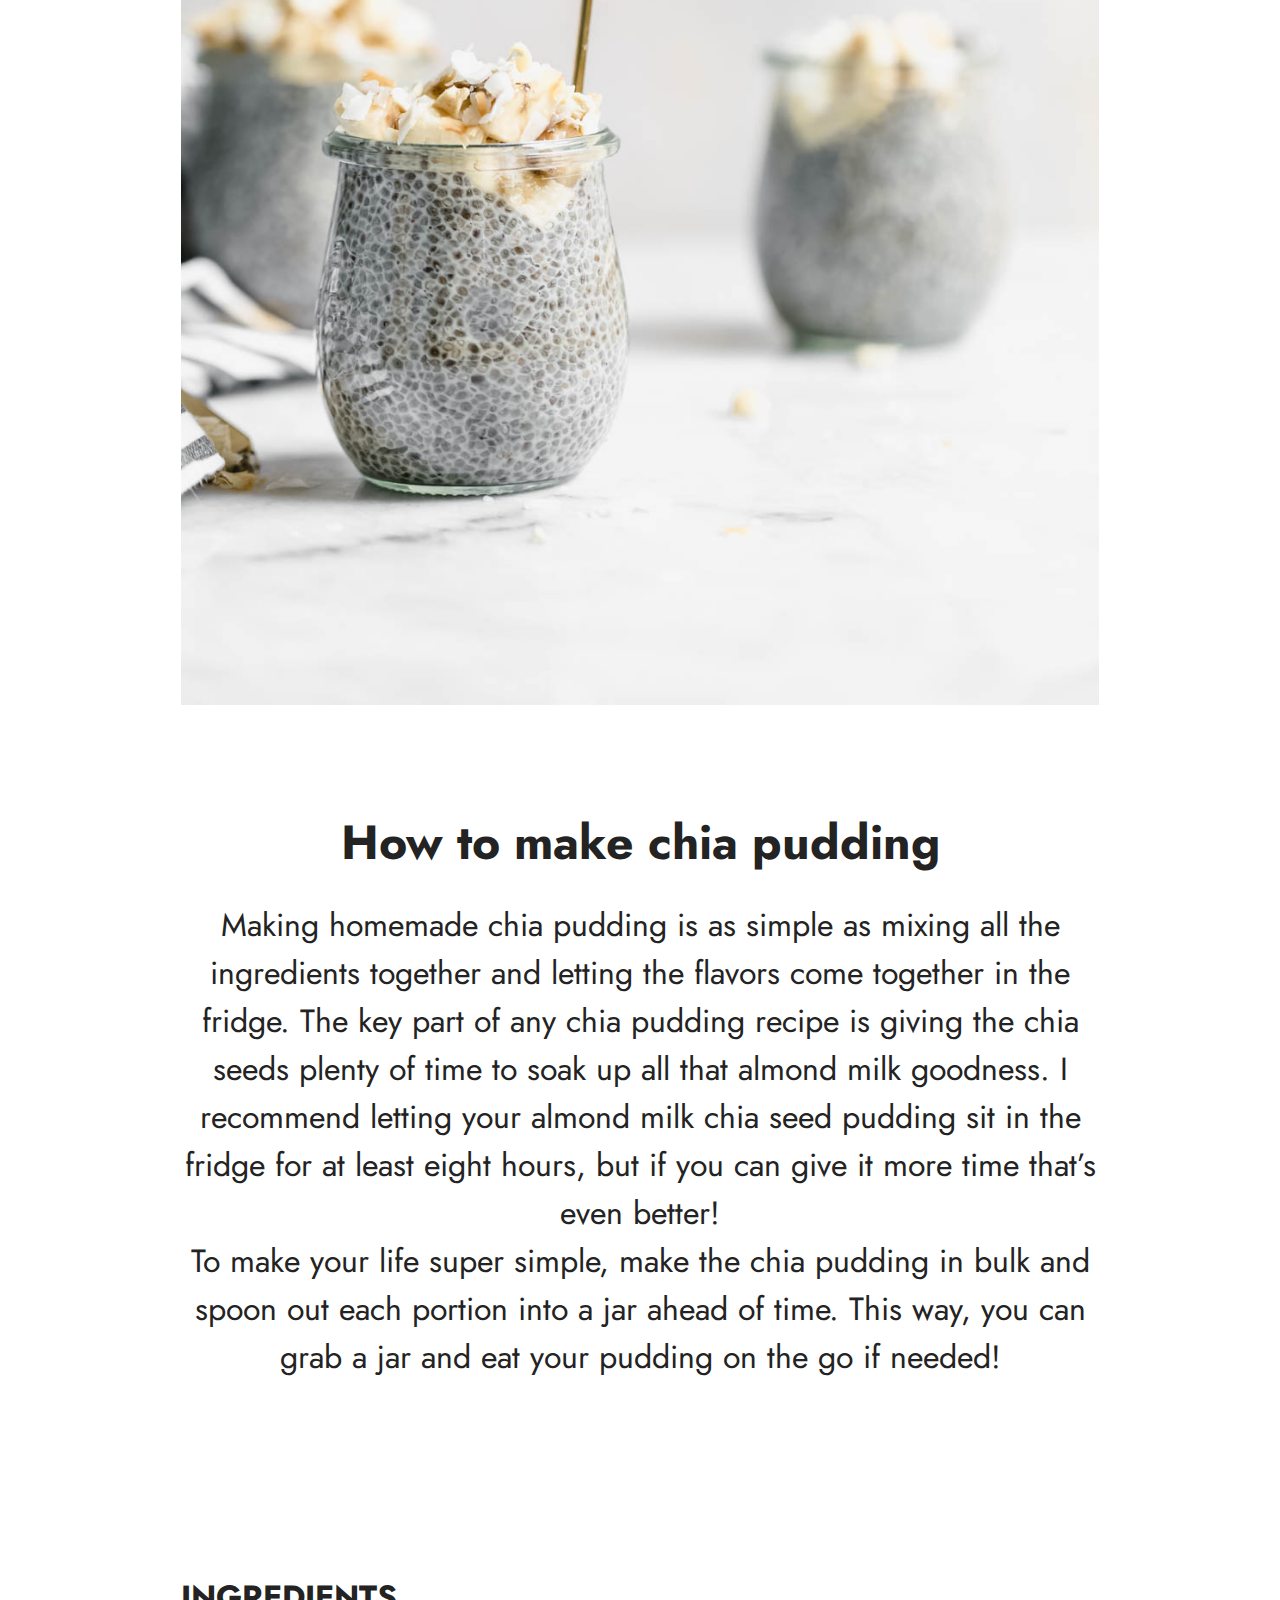
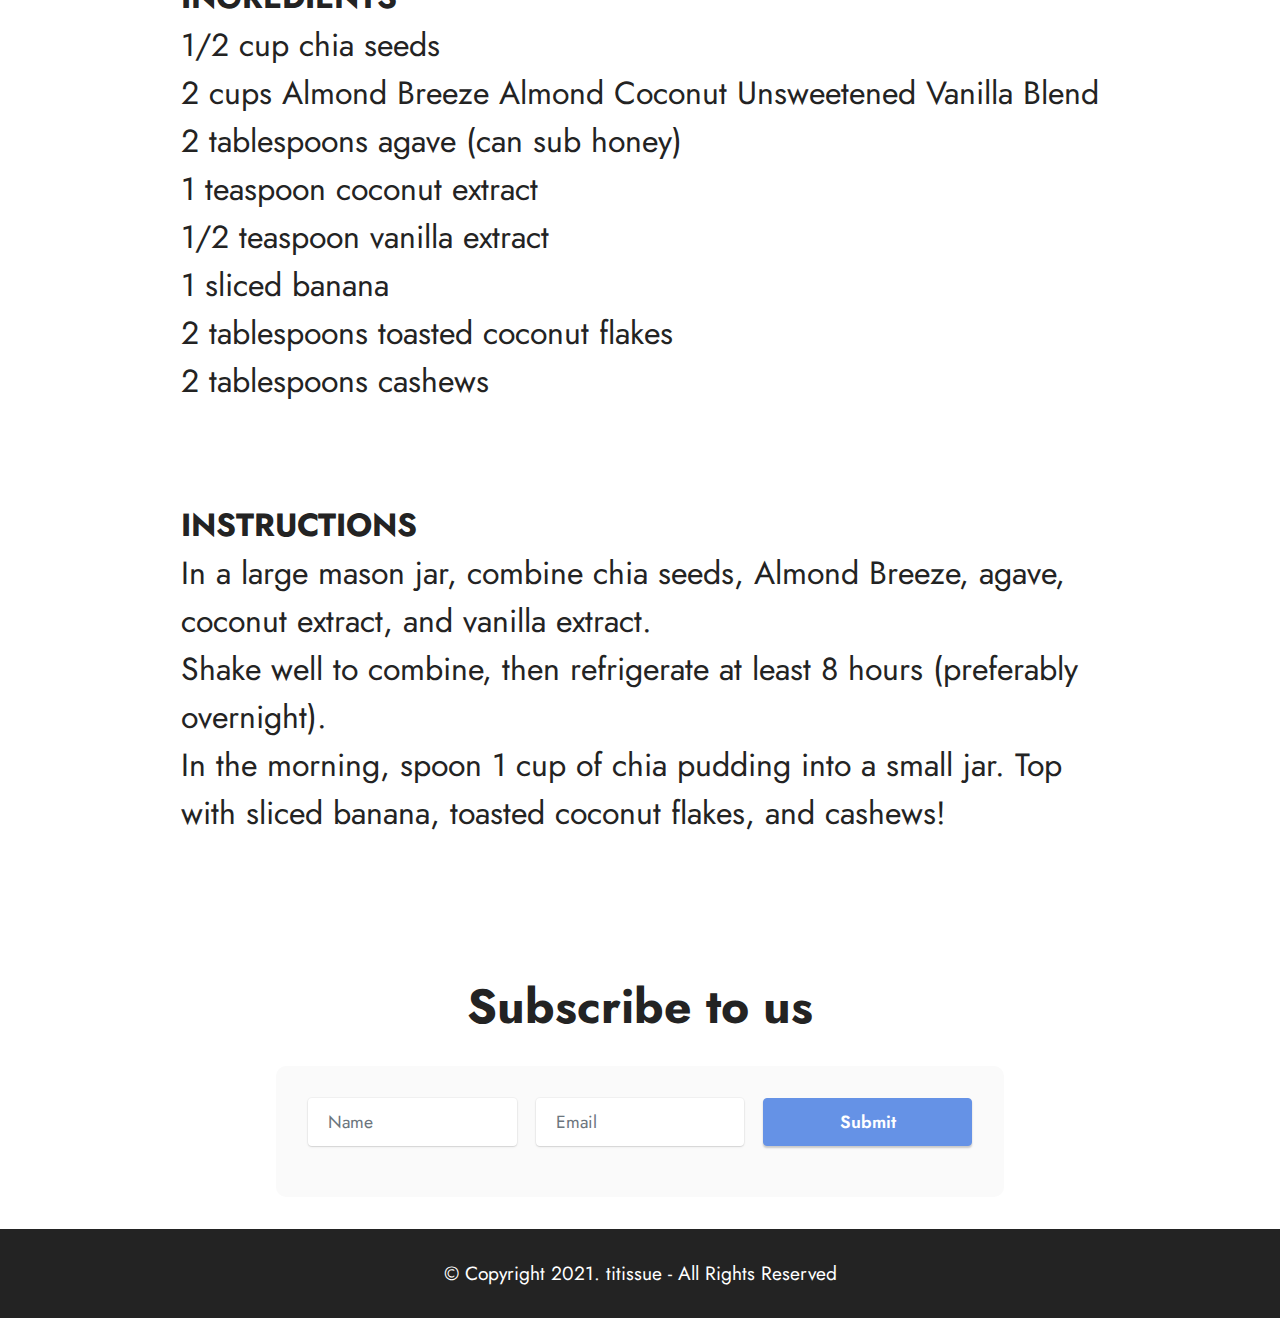
<file: r002.html>
<!DOCTYPE html>
<html  >
	<head>
		<meta charset="UTF-8">
		<meta http-equiv="X-UA-Compatible" content="IE=edge">
		<meta name="viewport" content="width=device-width, initial-scale=1, minimum-scale=1">
		<link rel="shortcut icon" href="assets/images/favicon.ico" type="image/x-icon">
		<meta name="description" content="Did you know that there’s an actual science to how you should organize your fridge?!">
		<title>COCONUT CREAM PIE CHIA PUDDING</title>
		<meta property="og:url"				content="https://titissue.vercel.app/l001.html" />
		<meta property="og:type"        	content="website" />
		<meta property="og:title"       	content="COCONUT CREAM PIE CHIA PUDDING" />
		<meta property="og:description" 	content="Did you know that there’s an actual science to how you should organize your fridge?!" />
		<meta property="og:image"       	content="https://titissue.vercel.app/assets/images/01.jpg" />
		<link rel="stylesheet" href="assets/tether/tether.min.css">
		<link rel="stylesheet" href="assets/bootstrap/css/bootstrap.min.css">
		<link rel="stylesheet" href="assets/bootstrap/css/bootstrap-grid.min.css">
		<link rel="stylesheet" href="assets/bootstrap/css/bootstrap-reboot.min.css">
		<link rel="stylesheet" href="assets/dropdown/css/style.css">
		<link rel="stylesheet" href="assets/formstyler/jquery.formstyler.css">
		<link rel="stylesheet" href="assets/formstyler/jquery.formstyler.theme.css">
		<link rel="stylesheet" href="assets/datepicker/jquery.datetimepicker.min.css">
		<link rel="stylesheet" href="assets/socicon/css/styles.css">
		<link rel="stylesheet" href="assets/theme/css/style.css">
		<link rel="preload" as="style" href="assets/mobb/css/mbr-additional.css">
		<link rel="stylesheet" href="assets/mobb/css/mbr-additional.css" type="text/css">
	</head>
	<body>
		<section class="menu menu3 cid-swrNpfaxST" once="menu" id="menu3-9">
			<nav class="navbar navbar-dropdown navbar-fixed-top navbar-expand-lg">
				<div class="container">
					<div class="navbar-brand">
						<span class="navbar-caption-wrap"><a class="navbar-caption text-black display-5" href="index.php">titissue</a></span>
					</div>
					<button class="navbar-toggler" type="button" data-toggle="collapse" data-target="#navbarSupportedContent" aria-controls="navbarNavAltMarkup" aria-expanded="false" aria-label="Toggle navigation">
						<div class="hamburger">
							<span></span>
							<span></span>
							<span></span>
							<span></span>
						</div>
					</button>
					<div class="collapse navbar-collapse" id="navbarSupportedContent">
						<ul class="navbar-nav nav-dropdown nav-right" data-app-modern-menu="true">
							<li class="nav-item"><a class="nav-link link text-black display-4" href="index.php#rec">Recipes</a></li>
							<li class="nav-item"><a class="nav-link link text-black display-4" href="index.php#lif">
								Lifestyle</a>
							</li>
						</ul>
						<div class="icons-menu">
							<a class="iconfont-wrapper" href="https://facebook.com" target="_blank">
							<span class="p-2 mbr-iconfont socicon-facebook socicon"></span>
							</a>
						</div>
					</div>
				</div>
			</nav>
		</section>
		<section class="header3 cid-swm0s0atFO mbr-fullscreen" id="header3-0">
			<div class="mbr-overlay" style="opacity: 0.2; background-color: rgb(255, 255, 255);"></div>
			<div class="align-center container">
				<div class="row justify-content-end">
					<div class="col-12 col-lg-6">
						<h1 class="mbr-section-title mbr-fonts-style mb-3 display-1"><strong>COCONUT CREAM PIE CHIA PUDDING</strong></h1>
					</div>
				</div>
			</div>
		</section>
		<section class="content4 cid-swm0uBqNh6" id="content4-1">
			<div class="container">
				<div class="row justify-content-center">
					<div class="title col-md-12 col-lg-10">
						<h4 class="mbr-section-subtitle align-center mbr-fonts-style mb-4 display-5">I used to think that chia pudding was this magical thing made with, like, 12 ingredients and cooked using a thermometer to get that perfect gelled consistency. But no. A basic chia pudding recipe is as simple as this: chia seeds and almond milk. The magic happens when you refrigerate them overnight in the almond milk; the chia seeds swell up, absorbing most of the liquid and creating a gel-like outer layer that gives chia pudding that amazing thick consistency without any added binders.<br><br>Of course, with that few ingredients, you want to make sure you get the best quality of each that you can. So, I opted for organic black chia seeds and my absolute favorite Almond Breeze almond milk: Almond Coconut Unsweetened Vanilla Blend. It made for the perfect base for this creamy coconut chia pudding, with a hint of coconut and vanilla flavors.</h4>
					</div>
				</div>
			</div>
		</section>
		<section class="content4 cid-swm1EEVKRf" id="content4-2">
			<div class="container">
				<div class="row justify-content-center">
					<div class="title col-md-12 col-lg-10">
						<h4 class="mbr-section-subtitle align-center mbr-fonts-style mb-4 display-5">
							I then heightened the flavors by adding coconut and vanilla extracts, and finished with a little honey for sweetness. Just 2 tablespoons are all you need for the entire recipe. Of course, would it be coconut cream pie without some toasted coconut on top? I opted for thick coconut flakes, but you can use whatever kind you have on hand!
							<div></div>
							<div>Feel free to switch up the toppings for this chia pudding. Mini chocolate chips would taste nice and would transform this into a healthy dessert. You can use pineapple instead of banana for a pinã colada vibe, or omit the toppings altogether for a super simple breakfast.</div>
							<div></div>
							<div>I have to say, this is going down as one of my favorite easy breakfast recipes, ever. It was so easy, and stored in my fridge for over a week.</div>
						</h4>
					</div>
				</div>
			</div>
		</section>
		<section class="image3 cid-swm2nzN2wv" id="image3-5">
			<div class="container">
				<div class="row justify-content-center">
					<div class="col-12 col-lg-10">
						<div class="image-wrapper">
							<img src="assets/images/02.jpg">
						</div>
					</div>
				</div>
			</div>
		</section>
		<section class="content4 cid-swm1FmbI4w" id="content4-3">
			<div class="container">
				<div class="row justify-content-center">
					<div class="title col-md-12 col-lg-10">
						<h3 class="mbr-section-title mbr-fonts-style align-center mb-4 display-2"><strong>How to make chia pudding
							</strong>
						</h3>
						<h4 class="mbr-section-subtitle align-center mbr-fonts-style mb-4 display-5">
							<div>Making homemade chia pudding is as simple as mixing all the ingredients together and letting the flavors come together in the fridge. The key part of any chia pudding recipe is giving the chia seeds plenty of time to soak up all that almond milk goodness. I recommend letting your almond milk chia seed pudding sit in the fridge for at least eight hours, but if you can give it more time that’s even better!</div>
							<div></div>
							<div>To make your life super simple, make the chia pudding in bulk and spoon out each portion into a jar ahead of time. This way, you can grab a jar and eat your pudding on the go if needed!</div>
						</h4>
					</div>
				</div>
			</div>
		</section>
		<section class="content4 cid-swm1Tc98vI" id="content4-4">
			<div class="container">
				<div class="row justify-content-center">
					<div class="title col-md-12 col-lg-10">
						<h4 class="mbr-section-subtitle align-center mbr-fonts-style mb-4 display-5">
							<strong>
							INGREDIENTS</strong>
							<div>1/2 cup chia seeds</div>
							<div>2 cups Almond Breeze Almond Coconut Unsweetened Vanilla Blend</div>
							<div>2 tablespoons agave (can sub honey)</div>
							<div>1 teaspoon coconut extract</div>
							<div>1/2 teaspoon vanilla extract</div>
							<div>1 sliced banana</div>
							<div>2 tablespoons toasted coconut flakes</div>
							<div>2 tablespoons cashews</div>
							<br>
							<div><br></div>
							<div><strong>INSTRUCTIONS
								</strong>
							</div>
							<div>In a large mason jar, combine chia seeds, Almond Breeze, agave, coconut extract, and vanilla extract.</div>
							<div>Shake well to combine, then refrigerate at least 8 hours (preferably overnight).</div>
							<div>In the morning, spoon 1 cup of chia pudding into a small jar. Top with sliced banana, toasted coconut flakes, and cashews!</div>
						</h4>
					</div>
				</div>
			</div>
		</section>
		<section class="form9 cid-swm2C3hggE" id="form9-6">
			<div class="container">
				<div class="mbr-section-head">
					<h3 class="mbr-section-title mbr-fonts-style align-center mb-0 display-2">
						<strong>Subscribe to us</strong>
					</h3>
				</div>
				<div class="row justify-content-center mt-4">
					<div class="col-lg-8 mx-auto mbr-form" data-form-type="formoid">
						<form action="success.php" method="POST" class="mbr-form form-with-styler mx-auto" data-form-title="Form Name">
							<input type="hidden" name="email" data-form-email="true" value="hRqtn3F6ax94bHst/vgkxImpPhFGSYYCoJ3exDZjgWGB+hFwa/6Y52tjNu7JyZFPKd4LL/YYskDNUvu4zqZ3/+GXi12NKcCpFQLuRPuw2GFpmrddsGQSYH5Lpxphgq33">
							<div class="">
								<div hidden="hidden" data-form-alert="" class="alert alert-success col-12">Thanks for filling out the form!</div>
								<div hidden="hidden" data-form-alert-danger="" class="alert alert-danger col-12">Oops...! some problem!</div>
							</div>
							<div class="dragArea row">
								<div class="col-lg-12">
								</div>
								<div class="col-lg-4 col-md-12 col-sm-12 form-group" data-for="name">
									<input type="text" name="name" placeholder="Name" data-form-field="name" class="form-control" value="" id="name-form9-6">
								</div>
								<div data-for="email" class="col-lg-4 col-md-12 col-sm-12 form-group">
									<input type="email" name="email" placeholder="Email" data-form-field="email" class="form-control" value="" id="email-form9-6">
								</div>
								<div class="col-lg-4 col-md-12 col-sm-12 mbr-section-btn align-center">
									<button type="submit" class="btn btn-primary display-4">Submit</button>
								</div>
							</div>
						</form>
					</div>
				</div>
			</div>
		</section>
		<section class="footer7 cid-swm2Y7ZCOm" once="footers" id="footer7-7">
			<div class="container">
				<div class="media-container-row align-center mbr-white">
					<div class="col-12">
						<p class="mbr-text mb-0 mbr-fonts-style display-7">
							© Copyright 2021. titissue - All Rights Reserved
						</p>
					</div>
				</div>
			</div>
		</section>
		<script src="assets/web/assets/jquery/jquery.min.js"></script> 
		<script src="assets/popper/popper.min.js"></script> 
		<script src="assets/tether/tether.min.js"></script> 
		<script src="assets/bootstrap/js/bootstrap.min.js"></script> 
		<script src="assets/smoothscroll/smooth-scroll.js"></script> 
		<script src="assets/dropdown/js/nav-dropdown.js"></script> 
		<script src="assets/dropdown/js/navbar-dropdown.js"></script> 
		<script src="assets/touchswipe/jquery.touch-swipe.min.js"></script> 
		<script src="assets/formstyler/jquery.formstyler.js"></script> 
		<script src="assets/formstyler/jquery.formstyler.min.js"></script> 
		<script src="assets/datepicker/jquery.datetimepicker.full.js"></script> 
		<script src="assets/theme/js/script.js"></script> 
		<script src="assets/formoid/formoid.min.js"></script> 
	</body>
</html>
</file>
<file: assets/dropdown/css/style.css>
.navbar-dropdown {
  left: 0;
  padding: 0;
  position: absolute;
  right: 0;
  top: 0;
  transition: all 0.45s ease;
  z-index: 1030;
  background: #282828; }
  .navbar-dropdown .navbar-logo {
    margin-right: 0.8rem;
    transition: margin 0.3s ease-in-out;
    vertical-align: middle; }
    .navbar-dropdown .navbar-logo img {
      height: 3.125rem;
      transition: all 0.3s ease-in-out; }
    .navbar-dropdown .navbar-logo.mbr-iconfont {
      font-size: 3.125rem;
      line-height: 3.125rem; }
  .navbar-dropdown .navbar-caption {
    font-weight: 700;
    white-space: normal;
    vertical-align: -4px;
    line-height: 3.125rem !important; }
    .navbar-dropdown .navbar-caption, .navbar-dropdown .navbar-caption:hover {
      color: inherit;
      text-decoration: none; }
  .navbar-dropdown .mbr-iconfont + .navbar-caption {
    vertical-align: -1px; }
  .navbar-dropdown.navbar-fixed-top {
    position: fixed; }
  .navbar-dropdown .navbar-brand span {
    vertical-align: -4px; }
  .navbar-dropdown.bg-color.transparent {
    background: none; }
  .navbar-dropdown.navbar-short .navbar-brand {
    padding: 0.625rem 0; }
    .navbar-dropdown.navbar-short .navbar-brand span {
      vertical-align: -1px; }
  .navbar-dropdown.navbar-short .navbar-caption {
    line-height: 2.375rem !important;
    vertical-align: -2px; }
  .navbar-dropdown.navbar-short .navbar-logo {
    margin-right: 0.5rem; }
    .navbar-dropdown.navbar-short .navbar-logo img {
      height: 2.375rem; }
    .navbar-dropdown.navbar-short .navbar-logo.mbr-iconfont {
      font-size: 2.375rem;
      line-height: 2.375rem; }
  .navbar-dropdown.navbar-short .mbr-table-cell {
    height: 3.625rem; }
  .navbar-dropdown .navbar-close {
    left: 0.6875rem;
    position: fixed;
    top: 0.75rem;
    z-index: 1000; }
  .navbar-dropdown .hamburger-icon {
    content: "";
    display: inline-block;
    vertical-align: middle;
    width: 16px;
    -webkit-box-shadow: 0 -6px 0 1px #282828,0 0 0 1px #282828,0 6px 0 1px #282828;
    -moz-box-shadow: 0 -6px 0 1px #282828,0 0 0 1px #282828,0 6px 0 1px #282828;
    box-shadow: 0 -6px 0 1px #282828,0 0 0 1px #282828,0 6px 0 1px #282828; }

.dropdown-menu .dropdown-toggle[data-toggle="dropdown-submenu"]::after {
  border-bottom: 0.35em solid transparent;
  border-left: 0.35em solid;
  border-right: 0;
  border-top: 0.35em solid transparent;
  margin-left: 0.3rem; }

.dropdown-menu .dropdown-item:focus {
  outline: 0; }

.nav-dropdown {
  font-size: 0.75rem;
  font-weight: 500;
  height: auto !important; }
  .nav-dropdown .nav-btn {
    padding-left: 1rem; }
  .nav-dropdown .link {
    margin: .667em 1.667em;
    font-weight: 500;
    padding: 0;
    transition: color .2s ease-in-out; }
    .nav-dropdown .link.dropdown-toggle {
      margin-right: 2.583em; }
      .nav-dropdown .link.dropdown-toggle::after {
        margin-left: .25rem;
        border-top: 0.35em solid;
        border-right: 0.35em solid transparent;
        border-left: 0.35em solid transparent;
        border-bottom: 0; }
      .nav-dropdown .link.dropdown-toggle[aria-expanded="true"] {
        margin: 0;
        padding: 0.667em 3.263em  0.667em 1.667em; }
  .nav-dropdown .link::after,
  .nav-dropdown .dropdown-item::after {
    color: inherit; }
  .nav-dropdown .btn {
    font-size: 0.75rem;
    font-weight: 700;
    letter-spacing: 0;
    margin-bottom: 0;
    padding-left: 1.25rem;
    padding-right: 1.25rem; }
  .nav-dropdown .dropdown-menu {
    border-radius: 0;
    border: 0;
    left: 0;
    margin: 0;
    padding-bottom: 1.25rem;
    padding-top: 1.25rem;
    position: relative; }
  .nav-dropdown .dropdown-submenu {
    margin-left: 0.125rem;
    top: 0; }
  .nav-dropdown .dropdown-item {
    font-weight: 500;
    line-height: 2;
    padding: 0.3846em 4.615em 0.3846em 1.5385em;
    position: relative;
    transition: color .2s ease-in-out, background-color .2s ease-in-out; }
    .nav-dropdown .dropdown-item::after {
      margin-top: -0.3077em;
      position: absolute;
      right: 1.1538em;
      top: 50%; }
    .nav-dropdown .dropdown-item:focus, .nav-dropdown .dropdown-item:hover {
      background: none; }

@media (max-width: 767px) {
  .nav-dropdown.navbar-toggleable-sm {
    bottom: 0;
    display: none;
    left: 0;
    overflow-x: hidden;
    position: fixed;
    top: 0;
    transform: translateX(-100%);
    -ms-transform: translateX(-100%);
    -webkit-transform: translateX(-100%);
    width: 18.75rem;
    z-index: 999; } }
.nav-dropdown.navbar-toggleable-xl {
  bottom: 0;
  display: none;
  left: 0;
  overflow-x: hidden;
  position: fixed;
  top: 0;
  transform: translateX(-100%);
  -ms-transform: translateX(-100%);
  -webkit-transform: translateX(-100%);
  width: 18.75rem;
  z-index: 999; }

.nav-dropdown-sm {
  display: block !important;
  overflow-x: hidden;
  overflow: auto;
  padding-top: 3.875rem; }
  .nav-dropdown-sm::after {
    content: "";
    display: block;
    height: 3rem;
    width: 100%; }
  .nav-dropdown-sm.collapse.in ~ .navbar-close {
    display: block !important; }
  .nav-dropdown-sm.collapsing, .nav-dropdown-sm.collapse.in {
    transform: translateX(0);
    -ms-transform: translateX(0);
    -webkit-transform: translateX(0);
    transition: all 0.25s ease-out;
    -webkit-transition: all 0.25s ease-out;
    background: #282828; }
  .nav-dropdown-sm.collapsing[aria-expanded="false"] {
    transform: translateX(-100%);
    -ms-transform: translateX(-100%);
    -webkit-transform: translateX(-100%); }
  .nav-dropdown-sm .nav-item {
    display: block;
    margin-left: 0 !important;
    padding-left: 0; }
  .nav-dropdown-sm .link,
  .nav-dropdown-sm .dropdown-item {
    border-top: 1px dotted rgba(255, 255, 255, 0.1);
    font-size: 0.8125rem;
    line-height: 1.6;
    margin: 0 !important;
    padding: 0.875rem 2.4rem 0.875rem 1.5625rem !important;
    position: relative;
    white-space: normal; }
    .nav-dropdown-sm .link:focus, .nav-dropdown-sm .link:hover,
    .nav-dropdown-sm .dropdown-item:focus,
    .nav-dropdown-sm .dropdown-item:hover {
      background: rgba(0, 0, 0, 0.2) !important;
      color: #c0a375; }
  .nav-dropdown-sm .nav-btn {
    position: relative;
    padding: 1.5625rem 1.5625rem 0 1.5625rem; }
    .nav-dropdown-sm .nav-btn::before {
      border-top: 1px dotted rgba(255, 255, 255, 0.1);
      content: "";
      left: 0;
      position: absolute;
      top: 0;
      width: 100%; }
    .nav-dropdown-sm .nav-btn + .nav-btn {
      padding-top: 0.625rem; }
      .nav-dropdown-sm .nav-btn + .nav-btn::before {
        display: none; }
  .nav-dropdown-sm .btn {
    padding: 0.625rem 0; }
  .nav-dropdown-sm .dropdown-toggle[data-toggle="dropdown-submenu"]::after {
    margin-left: .25rem;
    border-top: 0.35em solid;
    border-right: 0.35em solid transparent;
    border-left: 0.35em solid transparent;
    border-bottom: 0; }
  .nav-dropdown-sm .dropdown-toggle[data-toggle="dropdown-submenu"][aria-expanded="true"]::after {
    border-top: 0;
    border-right: 0.35em solid transparent;
    border-left: 0.35em solid transparent;
    border-bottom: 0.35em solid; }
  .nav-dropdown-sm .dropdown-menu {
    margin: 0;
    padding: 0;
    position: relative;
    top: 0;
    left: 0;
    width: 100%;
    border: 0;
    float: none;
    border-radius: 0;
    background: none; }
  .nav-dropdown-sm .dropdown-submenu {
    left: 100%;
    margin-left: 0.125rem;
    margin-top: -1.25rem;
    top: 0; }

.navbar-toggleable-sm .nav-dropdown .dropdown-menu {
  position: absolute; }

.navbar-toggleable-sm .nav-dropdown .dropdown-submenu {
  left: 100%;
  margin-left: 0.125rem;
  margin-top: -1.25rem;
  top: 0; }

.navbar-toggleable-sm.opened .nav-dropdown .dropdown-menu {
  position: relative; }

.navbar-toggleable-sm.opened .nav-dropdown .dropdown-submenu {
  left: 0;
  margin-left: 00rem;
  margin-top: 0rem;
  top: 0; }

.is-builder .nav-dropdown.collapsing {
  transition: none !important; }

/*# sourceMappingURL=style.css.map */
</file>
<file: assets/socicon/css/styles.css>
@charset "UTF-8";

@font-face {
  font-family: 'Socicon';
  src:  url('../fonts/socicon.eot');
  src:  url('../fonts/socicon.eot?#iefix') format('embedded-opentype'),
    url('../fonts/socicon.woff2') format('woff2'),
    url('../fonts/socicon.ttf') format('truetype'),
    url('../fonts/socicon.woff') format('woff'),
    url('../fonts/socicon.svg#socicon') format('svg');
  font-weight: normal;
  font-style: normal;
}

[data-icon]:before {
  font-family: "socicon" !important;
  content: attr(data-icon);
  font-style: normal !important;
  font-weight: normal !important;
  font-variant: normal !important;
  text-transform: none !important;
  speak: none;
  line-height: 1;
  -webkit-font-smoothing: antialiased;
  -moz-osx-font-smoothing: grayscale;
}

[class^="socicon-"], [class*=" socicon-"] {
  /* use !important to prevent issues with browser extensions that change fonts */
  font-family: 'Socicon' !important;
  speak: none;
  font-style: normal;
  font-weight: normal;
  font-variant: normal;
  text-transform: none;
  line-height: 1;

  /* Better Font Rendering =========== */
  -webkit-font-smoothing: antialiased;
  -moz-osx-font-smoothing: grayscale;
}

.socicon-eitaa:before {
  content: "\e97c";
}
.socicon-soroush:before {
  content: "\e97d";
}
.socicon-bale:before {
  content: "\e97e";
}
.socicon-zazzle:before {
  content: "\e97b";
}
.socicon-society6:before {
  content: "\e97a";
}
.socicon-redbubble:before {
  content: "\e979";
}
.socicon-avvo:before {
  content: "\e978";
}
.socicon-stitcher:before {
  content: "\e977";
}
.socicon-googlehangouts:before {
  content: "\e974";
}
.socicon-dlive:before {
  content: "\e975";
}
.socicon-vsco:before {
  content: "\e976";
}
.socicon-flipboard:before {
  content: "\e973";
}
.socicon-ubuntu:before {
  content: "\e958";
}
.socicon-artstation:before {
  content: "\e959";
}
.socicon-invision:before {
  content: "\e95a";
}
.socicon-torial:before {
  content: "\e95b";
}
.socicon-collectorz:before {
  content: "\e95c";
}
.socicon-seenthis:before {
  content: "\e95d";
}
.socicon-googleplaymusic:before {
  content: "\e95e";
}
.socicon-debian:before {
  content: "\e95f";
}
.socicon-filmfreeway:before {
  content: "\e960";
}
.socicon-gnome:before {
  content: "\e961";
}
.socicon-itchio:before {
  content: "\e962";
}
.socicon-jamendo:before {
  content: "\e963";
}
.socicon-mix:before {
  content: "\e964";
}
.socicon-sharepoint:before {
  content: "\e965";
}
.socicon-tinder:before {
  content: "\e966";
}
.socicon-windguru:before {
  content: "\e967";
}
.socicon-cdbaby:before {
  content: "\e968";
}
.socicon-elementaryos:before {
  content: "\e969";
}
.socicon-stage32:before {
  content: "\e96a";
}
.socicon-tiktok:before {
  content: "\e96b";
}
.socicon-gitter:before {
  content: "\e96c";
}
.socicon-letterboxd:before {
  content: "\e96d";
}
.socicon-threema:before {
  content: "\e96e";
}
.socicon-splice:before {
  content: "\e96f";
}
.socicon-metapop:before {
  content: "\e970";
}
.socicon-naver:before {
  content: "\e971";
}
.socicon-remote:before {
  content: "\e972";
}
.socicon-internet:before {
  content: "\e957";
}
.socicon-moddb:before {
  content: "\e94b";
}
.socicon-indiedb:before {
  content: "\e94c";
}
.socicon-traxsource:before {
  content: "\e94d";
}
.socicon-gamefor:before {
  content: "\e94e";
}
.socicon-pixiv:before {
  content: "\e94f";
}
.socicon-myanimelist:before {
  content: "\e950";
}
.socicon-blackberry:before {
  content: "\e951";
}
.socicon-wickr:before {
  content: "\e952";
}
.socicon-spip:before {
  content: "\e953";
}
.socicon-napster:before {
  content: "\e954";
}
.socicon-beatport:before {
  content: "\e955";
}
.socicon-hackerone:before {
  content: "\e956";
}
.socicon-hackernews:before {
  content: "\e946";
}
.socicon-smashwords:before {
  content: "\e947";
}
.socicon-kobo:before {
  content: "\e948";
}
.socicon-bookbub:before {
  content: "\e949";
}
.socicon-mailru:before {
  content: "\e94a";
}
.socicon-gitlab:before {
  content: "\e945";
}
.socicon-instructables:before {
  content: "\e944";
}
.socicon-portfolio:before {
  content: "\e943";
}
.socicon-codered:before {
  content: "\e940";
}
.socicon-origin:before {
  content: "\e941";
}
.socicon-nextdoor:before {
  content: "\e942";
}
.socicon-udemy:before {
  content: "\e93f";
}
.socicon-livemaster:before {
  content: "\e93e";
}
.socicon-crunchbase:before {
  content: "\e93b";
}
.socicon-homefy:before {
  content: "\e93c";
}
.socicon-calendly:before {
  content: "\e93d";
}
.socicon-realtor:before {
  content: "\e90f";
}
.socicon-tidal:before {
  content: "\e910";
}
.socicon-qobuz:before {
  content: "\e911";
}
.socicon-natgeo:before {
  content: "\e912";
}
.socicon-mastodon:before {
  content: "\e913";
}
.socicon-unsplash:before {
  content: "\e914";
}
.socicon-homeadvisor:before {
  content: "\e915";
}
.socicon-angieslist:before {
  content: "\e916";
}
.socicon-codepen:before {
  content: "\e917";
}
.socicon-slack:before {
  content: "\e918";
}
.socicon-openaigym:before {
  content: "\e919";
}
.socicon-logmein:before {
  content: "\e91a";
}
.socicon-fiverr:before {
  content: "\e91b";
}
.socicon-gotomeeting:before {
  content: "\e91c";
}
.socicon-aliexpress:before {
  content: "\e91d";
}
.socicon-guru:before {
  content: "\e91e";
}
.socicon-appstore:before {
  content: "\e91f";
}
.socicon-homes:before {
  content: "\e920";
}
.socicon-zoom:before {
  content: "\e921";
}
.socicon-alibaba:before {
  content: "\e922";
}
.socicon-craigslist:before {
  content: "\e923";
}
.socicon-wix:before {
  content: "\e924";
}
.socicon-redfin:before {
  content: "\e925";
}
.socicon-googlecalendar:before {
  content: "\e926";
}
.socicon-shopify:before {
  content: "\e927";
}
.socicon-freelancer:before {
  content: "\e928";
}
.socicon-seedrs:before {
  content: "\e929";
}
.socicon-bing:before {
  content: "\e92a";
}
.socicon-doodle:before {
  content: "\e92b";
}
.socicon-bonanza:before {
  content: "\e92c";
}
.socicon-squarespace:before {
  content: "\e92d";
}
.socicon-toptal:before {
  content: "\e92e";
}
.socicon-gust:before {
  content: "\e92f";
}
.socicon-ask:before {
  content: "\e930";
}
.socicon-trulia:before {
  content: "\e931";
}
.socicon-loomly:before {
  content: "\e932";
}
.socicon-ghost:before {
  content: "\e933";
}
.socicon-upwork:before {
  content: "\e934";
}
.socicon-fundable:before {
  content: "\e935";
}
.socicon-booking:before {
  content: "\e936";
}
.socicon-googlemaps:before {
  content: "\e937";
}
.socicon-zillow:before {
  content: "\e938";
}
.socicon-niconico:before {
  content: "\e939";
}
.socicon-toneden:before {
  content: "\e93a";
}
.socicon-augment:before {
  content: "\e908";
}
.socicon-bitbucket:before {
  content: "\e909";
}
.socicon-fyuse:before {
  content: "\e90a";
}
.socicon-yt-gaming:before {
  content: "\e90b";
}
.socicon-sketchfab:before {
  content: "\e90c";
}
.socicon-mobcrush:before {
  content: "\e90d";
}
.socicon-microsoft:before {
  content: "\e90e";
}
.socicon-pandora:before {
  content: "\e907";
}
.socicon-messenger:before {
  content: "\e906";
}
.socicon-gamewisp:before {
  content: "\e905";
}
.socicon-bloglovin:before {
  content: "\e904";
}
.socicon-tunein:before {
  content: "\e903";
}
.socicon-gamejolt:before {
  content: "\e901";
}
.socicon-trello:before {
  content: "\e902";
}
.socicon-spreadshirt:before {
  content: "\e900";
}
.socicon-500px:before {
  content: "\e000";
}
.socicon-8tracks:before {
  content: "\e001";
}
.socicon-airbnb:before {
  content: "\e002";
}
.socicon-alliance:before {
  content: "\e003";
}
.socicon-amazon:before {
  content: "\e004";
}
.socicon-amplement:before {
  content: "\e005";
}
.socicon-android:before {
  content: "\e006";
}
.socicon-angellist:before {
  content: "\e007";
}
.socicon-apple:before {
  content: "\e008";
}
.socicon-appnet:before {
  content: "\e009";
}
.socicon-baidu:before {
  content: "\e00a";
}
.socicon-bandcamp:before {
  content: "\e00b";
}
.socicon-battlenet:before {
  content: "\e00c";
}
.socicon-mixer:before {
  content: "\e00d";
}
.socicon-bebee:before {
  content: "\e00e";
}
.socicon-bebo:before {
  content: "\e00f";
}
.socicon-behance:before {
  content: "\e010";
}
.socicon-blizzard:before {
  content: "\e011";
}
.socicon-blogger:before {
  content: "\e012";
}
.socicon-buffer:before {
  content: "\e013";
}
.socicon-chrome:before {
  content: "\e014";
}
.socicon-coderwall:before {
  content: "\e015";
}
.socicon-curse:before {
  content: "\e016";
}
.socicon-dailymotion:before {
  content: "\e017";
}
.socicon-deezer:before {
  content: "\e018";
}
.socicon-delicious:before {
  content: "\e019";
}
.socicon-deviantart:before {
  content: "\e01a";
}
.socicon-diablo:before {
  content: "\e01b";
}
.socicon-digg:before {
  content: "\e01c";
}
.socicon-discord:before {
  content: "\e01d";
}
.socicon-disqus:before {
  content: "\e01e";
}
.socicon-douban:before {
  content: "\e01f";
}
.socicon-draugiem:before {
  content: "\e020";
}
.socicon-dribbble:before {
  content: "\e021";
}
.socicon-drupal:before {
  content: "\e022";
}
.socicon-ebay:before {
  content: "\e023";
}
.socicon-ello:before {
  content: "\e024";
}
.socicon-endomodo:before {
  content: "\e025";
}
.socicon-envato:before {
  content: "\e026";
}
.socicon-etsy:before {
  content: "\e027";
}
.socicon-facebook:before {
  content: "\e028";
}
.socicon-feedburner:before {
  content: "\e029";
}
.socicon-filmweb:before {
  content: "\e02a";
}
.socicon-firefox:before {
  content: "\e02b";
}
.socicon-flattr:before {
  content: "\e02c";
}
.socicon-flickr:before {
  content: "\e02d";
}
.socicon-formulr:before {
  content: "\e02e";
}
.socicon-forrst:before {
  content: "\e02f";
}
.socicon-foursquare:before {
  content: "\e030";
}
.socicon-friendfeed:before {
  content: "\e031";
}
.socicon-github:before {
  content: "\e032";
}
.socicon-goodreads:before {
  content: "\e033";
}
.socicon-google:before {
  content: "\e034";
}
.socicon-googlescholar:before {
  content: "\e035";
}
.socicon-googlegroups:before {
  content: "\e036";
}
.socicon-googlephotos:before {
  content: "\e037";
}
.socicon-googleplus:before {
  content: "\e038";
}
.socicon-grooveshark:before {
  content: "\e039";
}
.socicon-hackerrank:before {
  content: "\e03a";
}
.socicon-hearthstone:before {
  content: "\e03b";
}
.socicon-hellocoton:before {
  content: "\e03c";
}
.socicon-heroes:before {
  content: "\e03d";
}
.socicon-smashcast:before {
  content: "\e03e";
}
.socicon-horde:before {
  content: "\e03f";
}
.socicon-houzz:before {
  content: "\e040";
}
.socicon-icq:before {
  content: "\e041";
}
.socicon-identica:before {
  content: "\e042";
}
.socicon-imdb:before {
  content: "\e043";
}
.socicon-instagram:before {
  content: "\e044";
}
.socicon-issuu:before {
  content: "\e045";
}
.socicon-istock:before {
  content: "\e046";
}
.socicon-itunes:before {
  content: "\e047";
}
.socicon-keybase:before {
  content: "\e048";
}
.socicon-lanyrd:before {
  content: "\e049";
}
.socicon-lastfm:before {
  content: "\e04a";
}
.socicon-line:before {
  content: "\e04b";
}
.socicon-linkedin:before {
  content: "\e04c";
}
.socicon-livejournal:before {
  content: "\e04d";
}
.socicon-lyft:before {
  content: "\e04e";
}
.socicon-macos:before {
  content: "\e04f";
}
.socicon-mail:before {
  content: "\e050";
}
.socicon-medium:before {
  content: "\e051";
}
.socicon-meetup:before {
  content: "\e052";
}
.socicon-mixcloud:before {
  content: "\e053";
}
.socicon-modelmayhem:before {
  content: "\e054";
}
.socicon-mumble:before {
  content: "\e055";
}
.socicon-myspace:before {
  content: "\e056";
}
.socicon-newsvine:before {
  content: "\e057";
}
.socicon-nintendo:before {
  content: "\e058";
}
.socicon-npm:before {
  content: "\e059";
}
.socicon-odnoklassniki:before {
  content: "\e05a";
}
.socicon-openid:before {
  content: "\e05b";
}
.socicon-opera:before {
  content: "\e05c";
}
.socicon-outlook:before {
  content: "\e05d";
}
.socicon-overwatch:before {
  content: "\e05e";
}
.socicon-patreon:before {
  content: "\e05f";
}
.socicon-paypal:before {
  content: "\e060";
}
.socicon-periscope:before {
  content: "\e061";
}
.socicon-persona:before {
  content: "\e062";
}
.socicon-pinterest:before {
  content: "\e063";
}
.socicon-play:before {
  content: "\e064";
}
.socicon-player:before {
  content: "\e065";
}
.socicon-playstation:before {
  content: "\e066";
}
.socicon-pocket:before {
  content: "\e067";
}
.socicon-qq:before {
  content: "\e068";
}
.socicon-quora:before {
  content: "\e069";
}
.socicon-raidcall:before {
  content: "\e06a";
}
.socicon-ravelry:before {
  content: "\e06b";
}
.socicon-reddit:before {
  content: "\e06c";
}
.socicon-renren:before {
  content: "\e06d";
}
.socicon-researchgate:before {
  content: "\e06e";
}
.socicon-residentadvisor:before {
  content: "\e06f";
}
.socicon-reverbnation:before {
  content: "\e070";
}
.socicon-rss:before {
  content: "\e071";
}
.socicon-sharethis:before {
  content: "\e072";
}
.socicon-skype:before {
  content: "\e073";
}
.socicon-slideshare:before {
  content: "\e074";
}
.socicon-smugmug:before {
  content: "\e075";
}
.socicon-snapchat:before {
  content: "\e076";
}
.socicon-songkick:before {
  content: "\e077";
}
.socicon-soundcloud:before {
  content: "\e078";
}
.socicon-spotify:before {
  content: "\e079";
}
.socicon-stackexchange:before {
  content: "\e07a";
}
.socicon-stackoverflow:before {
  content: "\e07b";
}
.socicon-starcraft:before {
  content: "\e07c";
}
.socicon-stayfriends:before {
  content: "\e07d";
}
.socicon-steam:before {
  content: "\e07e";
}
.socicon-storehouse:before {
  content: "\e07f";
}
.socicon-strava:before {
  content: "\e080";
}
.socicon-streamjar:before {
  content: "\e081";
}
.socicon-stumbleupon:before {
  content: "\e082";
}
.socicon-swarm:before {
  content: "\e083";
}
.socicon-teamspeak:before {
  content: "\e084";
}
.socicon-teamviewer:before {
  content: "\e085";
}
.socicon-technorati:before {
  content: "\e086";
}
.socicon-telegram:before {
  content: "\e087";
}
.socicon-tripadvisor:before {
  content: "\e088";
}
.socicon-tripit:before {
  content: "\e089";
}
.socicon-triplej:before {
  content: "\e08a";
}
.socicon-tumblr:before {
  content: "\e08b";
}
.socicon-twitch:before {
  content: "\e08c";
}
.socicon-twitter:before {
  content: "\e08d";
}
.socicon-uber:before {
  content: "\e08e";
}
.socicon-ventrilo:before {
  content: "\e08f";
}
.socicon-viadeo:before {
  content: "\e090";
}
.socicon-viber:before {
  content: "\e091";
}
.socicon-viewbug:before {
  content: "\e092";
}
.socicon-vimeo:before {
  content: "\e093";
}
.socicon-vine:before {
  content: "\e094";
}
.socicon-vkontakte:before {
  content: "\e095";
}
.socicon-warcraft:before {
  content: "\e096";
}
.socicon-wechat:before {
  content: "\e097";
}
.socicon-weibo:before {
  content: "\e098";
}
.socicon-whatsapp:before {
  content: "\e099";
}
.socicon-wikipedia:before {
  content: "\e09a";
}
.socicon-windows:before {
  content: "\e09b";
}
.socicon-wordpress:before {
  content: "\e09c";
}
.socicon-wykop:before {
  content: "\e09d";
}
.socicon-xbox:before {
  content: "\e09e";
}
.socicon-xing:before {
  content: "\e09f";
}
.socicon-yahoo:before {
  content: "\e0a0";
}
.socicon-yammer:before {
  content: "\e0a1";
}
.socicon-yandex:before {
  content: "\e0a2";
}
.socicon-yelp:before {
  content: "\e0a3";
}
.socicon-younow:before {
  content: "\e0a4";
}
.socicon-youtube:before {
  content: "\e0a5";
}
.socicon-zapier:before {
  content: "\e0a6";
}
.socicon-zerply:before {
  content: "\e0a7";
}
.socicon-zomato:before {
  content: "\e0a8";
}
.socicon-zynga:before {
  content: "\e0a9";
}
</file>
<file: assets/theme/css/style.css>
section {
  background-color: #ffffff;
}

body {
  font-style: normal;
  line-height: 1.5;
  font-weight: 400;
  color: #232323;
  position: relative;
}

section,
.container,
.container-fluid {
  position: relative;
  word-wrap: break-word;
}

a.mbr-iconfont:hover {
  text-decoration: none;
}

.article .lead p,
.article .lead ul,
.article .lead ol,
.article .lead pre,
.article .lead blockquote {
  margin-bottom: 0;
}

a {
  font-style: normal;
  font-weight: 400;
  cursor: pointer;
}

a, a:hover {
  text-decoration: none;
}

.mbr-section-title {
  font-style: normal;
  line-height: 1.3;
}

.mbr-section-subtitle {
  line-height: 1.3;
}

.mbr-text {
  font-style: normal;
  line-height: 1.7;
}

h1,
h2,
h3,
h4,
h5,
h6,
.display-1,
.display-2,
.display-4,
.display-5,
.display-7,
span,
p,
a {
  line-height: 1;
  word-break: break-word;
  word-wrap: break-word;
  font-weight: 400;
}

b,
strong {
  font-weight: bold;
}

input:-webkit-autofill, input:-webkit-autofill:hover, input:-webkit-autofill:focus, input:-webkit-autofill:active {
  transition-delay: 9999s;
  transition-property: background-color, color;
}

textarea[type="hidden"] {
  display: none;
}

section {
  background-position: 50% 50%;
  background-repeat: no-repeat;
  background-size: cover;
}

section .mbr-background-video,
section .mbr-background-video-preview {
  position: absolute;
  bottom: 0;
  left: 0;
  right: 0;
  top: 0;
}

.hidden {
  visibility: hidden;
}

.mbr-z-index20 {
  z-index: 20;
}

/*! Base colors */
.mbr-white {
  color: #ffffff;
}

.mbr-black {
  color: #111111;
}

.mbr-bg-white {
  background-color: #ffffff;
}

.mbr-bg-black {
  background-color: #000000;
}

/*! Text-aligns */
.align-left {
  text-align: left;
}

.align-center {
  text-align: center;
}

.align-right {
  text-align: right;
}

/*! Font-weight  */
.mbr-light {
  font-weight: 300;
}

.mbr-regular {
  font-weight: 400;
}

.mbr-semibold {
  font-weight: 500;
}

.mbr-bold {
  font-weight: 700;
}

/*! Media  */
.media-content {
  flex-basis: 100%;
}

.media-container-row {
  display: flex;
  flex-direction: row;
  flex-wrap: wrap;
  justify-content: center;
  align-content: center;
  align-items: start;
}

.media-container-row .media-size-item {
  width: 400px;
}

.media-container-column {
  display: flex;
  flex-direction: column;
  flex-wrap: wrap;
  justify-content: center;
  align-content: center;
  align-items: stretch;
}

.media-container-column > * {
  width: 100%;
}

@media (min-width: 992px) {
  .media-container-row {
    flex-wrap: nowrap;
  }
}

figure {
  margin-bottom: 0;
  overflow: hidden;
}

figure[mbr-media-size] {
  transition: width 0.1s;
}

img,
iframe {
  display: block;
  width: 100%;
}

.card {
  background-color: transparent;
  border: none;
}

.card-box {
  width: 100%;
}

.card-img {
  text-align: center;
  flex-shrink: 0;
  -webkit-flex-shrink: 0;
}

.media {
  max-width: 100%;
  margin: 0 auto;
}

.mbr-figure {
  align-self: center;
}

.media-container > div {
  max-width: 100%;
}

.mbr-figure img,
.card-img img {
  width: 100%;
}

@media (max-width: 991px) {
  .media-size-item {
    width: auto !important;
  }
  .media {
    width: auto;
  }
  .mbr-figure {
    width: 100% !important;
  }
}

/*! Buttons */
.mbr-section-btn {
  margin-left: -0.6rem;
  margin-right: -0.6rem;
  font-size: 0;
}

.btn {
  font-weight: 600;
  border-width: 1px;
  font-style: normal;
  margin: 0.6rem 0.6rem;
  white-space: normal;
  transition: all 0.2s ease-in-out;
  display: inline-flex;
  align-items: center;
  justify-content: center;
  word-break: break-word;
}

.btn-sm {
  font-weight: 600;
  letter-spacing: 0px;
  transition: all 0.3s ease-in-out;
}

.btn-md {
  font-weight: 600;
  letter-spacing: 0px;
  transition: all 0.3s ease-in-out;
}

.btn-lg {
  font-weight: 600;
  letter-spacing: 0px;
  transition: all 0.3s ease-in-out;
}

.btn-form {
  margin: 0;
}

.btn-form:hover {
  cursor: pointer;
}

nav .mbr-section-btn {
  margin-left: 0rem;
  margin-right: 0rem;
}

/*! Btn icon margin */
.btn .mbr-iconfont,
.btn.btn-sm .mbr-iconfont {
  order: 1;
  cursor: pointer;
  margin-left: 0.5rem;
  vertical-align: sub;
}

.btn.btn-md .mbr-iconfont,
.btn.btn-md .mbr-iconfont {
  margin-left: 0.8rem;
}

.mbr-regular {
  font-weight: 400;
}

.mbr-semibold {
  font-weight: 500;
}

.mbr-bold {
  font-weight: 700;
}

[type="submit"] {
  -webkit-appearance: none;
}

/*! Full-screen */
.mbr-fullscreen .mbr-overlay {
  min-height: 100vh;
}

.mbr-fullscreen {
  display: flex;
  display: -moz-flex;
  display: -ms-flex;
  display: -o-flex;
  align-items: center;
  min-height: 100vh;
  padding-top: 3rem;
  padding-bottom: 3rem;
}

/*! Map */
.map {
  height: 25rem;
  position: relative;
}

.map iframe {
  width: 100%;
  height: 100%;
}

/*! Scroll to top arrow */
.mbr-arrow-up {
  bottom: 25px;
  right: 90px;
  position: fixed;
  text-align: right;
  z-index: 5000;
  color: #ffffff;
  font-size: 32px;
}

.mbr-arrow-up a {
  background: rgba(0, 0, 0, 0.2);
  border-radius: 50%;
  color: #fff;
  display: inline-block;
  height: 60px;
  width: 60px;
  outline-style: none !important;
  position: relative;
  text-decoration: none;
  transition: all 0.3s ease-in-out;
  cursor: pointer;
  text-align: center;
}

.mbr-arrow-up a:hover {
  background-color: rgba(0, 0, 0, 0.4);
}

.mbr-arrow-up a i {
  line-height: 60px;
}

.mbr-arrow-up-icon {
  display: block;
  color: #fff;
}

.mbr-arrow-up-icon::before {
  content: "\203a";
  display: inline-block;
  font-family: serif;
  font-size: 32px;
  line-height: 1;
  font-style: normal;
  position: relative;
  top: 6px;
  left: -4px;
  -webkit-transform: rotate(-90deg);
          transform: rotate(-90deg);
}

/*! Arrow Down */
.mbr-arrow {
  position: absolute;
  bottom: 45px;
  left: 50%;
  width: 60px;
  height: 60px;
  cursor: pointer;
  background-color: rgba(80, 80, 80, 0.5);
  border-radius: 50%;
  -webkit-transform: translateX(-50%);
          transform: translateX(-50%);
}

@media (max-width: 767px) {
  .mbr-arrow {
    display: none;
  }
}

.mbr-arrow > a {
  display: inline-block;
  text-decoration: none;
  outline-style: none;
  -webkit-animation: arrowdown 1.7s ease-in-out infinite;
          animation: arrowdown 1.7s ease-in-out infinite;
  color: #ffffff;
}

.mbr-arrow > a > i {
  position: absolute;
  top: -2px;
  left: 15px;
  font-size: 2rem;
}

#scrollToTop a i::before {
  content: "";
  position: absolute;
  display: block;
  border-bottom: 3px solid #fff;
  border-left: 3px solid #fff;
  width: 40%;
  height: 40%;
  left: 50%;
  top: 50%;
  -webkit-transform: rotate(135deg);
  transform: translateY(-30%) translateX(-50%) rotate(135deg);
}

@keyframes arrowdown {
  0% {
    -webkit-transform: translateY(0px);
            transform: translateY(0px);
  }
  50% {
    -webkit-transform: translateY(-5px);
            transform: translateY(-5px);
  }
  100% {
    -webkit-transform: translateY(0px);
            transform: translateY(0px);
  }
}

@-webkit-keyframes arrowdown {
  0% {
    -webkit-transform: translateY(0px);
            transform: translateY(0px);
  }
  50% {
    -webkit-transform: translateY(-5px);
            transform: translateY(-5px);
  }
  100% {
    -webkit-transform: translateY(0px);
            transform: translateY(0px);
  }
}

@media (max-width: 500px) {
  .mbr-arrow-up {
    left: 50%;
    right: auto;
  }
}

/*Gradients animation*/
@keyframes gradient-animation {
  from {
    background-position: 0% 100%;
    -webkit-animation-timing-function: ease-in-out;
            animation-timing-function: ease-in-out;
  }
  to {
    background-position: 100% 0%;
    -webkit-animation-timing-function: ease-in-out;
            animation-timing-function: ease-in-out;
  }
}

@-webkit-keyframes gradient-animation {
  from {
    background-position: 0% 100%;
    -webkit-animation-timing-function: ease-in-out;
            animation-timing-function: ease-in-out;
  }
  to {
    background-position: 100% 0%;
    -webkit-animation-timing-function: ease-in-out;
            animation-timing-function: ease-in-out;
  }
}

.bg-gradient {
  background-size: 200% 200%;
  animation: gradient-animation 5s infinite alternate;
  -webkit-animation: gradient-animation 5s infinite alternate;
}

.menu .navbar-brand {
  display: -webkit-flex;
}

.menu .navbar-brand span {
  display: flex;
  display: -webkit-flex;
}

.menu .navbar-brand .navbar-caption-wrap {
  display: -webkit-flex;
}

.menu .navbar-brand .navbar-logo img {
  display: -webkit-flex;
}

@media (min-width: 768px) and (max-width: 991px) {
  .menu .navbar-toggleable-sm .navbar-nav {
    display: -ms-flexbox;
  }
}

@media (max-width: 991px) {
  .menu .navbar-collapse {
    max-height: 93.5vh;
  }
  .menu .navbar-collapse.show {
    overflow: auto;
  }
}

@media (min-width: 992px) {
  .menu .navbar-nav.nav-dropdown {
    display: -webkit-flex;
  }
  .menu .navbar-toggleable-sm .navbar-collapse {
    display: -webkit-flex !important;
  }
  .menu .collapsed .navbar-collapse {
    max-height: 93.5vh;
  }
  .menu .collapsed .navbar-collapse.show {
    overflow: auto;
  }
}

@media (max-width: 767px) {
  .menu .navbar-collapse {
    max-height: 80vh;
  }
}

.nav-link .mbr-iconfont {
  margin-right: .5rem;
}

.navbar {
  display: -webkit-flex;
  -webkit-flex-wrap: wrap;
  -webkit-align-items: center;
  -webkit-justify-content: space-between;
}

.navbar-collapse {
  -webkit-flex-basis: 100%;
  -webkit-flex-grow: 1;
  -webkit-align-items: center;
}

.nav-dropdown .link {
  padding: 0.667em 1.667em !important;
  margin: 0 !important;
}

.nav {
  display: -webkit-flex;
  -webkit-flex-wrap: wrap;
}

.row {
  display: -webkit-flex;
  -webkit-flex-wrap: wrap;
}

.justify-content-center {
  -webkit-justify-content: center;
}

.form-inline {
  display: -webkit-flex;
}

.card-wrapper {
  -webkit-flex: 1;
}

.carousel-control {
  z-index: 10;
  display: -webkit-flex;
}

.carousel-controls {
  display: -webkit-flex;
}

.media {
  display: -webkit-flex;
}

.form-group:focus {
  outline: none;
}

.jq-selectbox__select {
  padding: 7px 0;
  position: relative;
}

.jq-selectbox__dropdown {
  overflow: hidden;
  border-radius: 10px;
  position: absolute;
  top: 100%;
  left: 0 !important;
  width: 100% !important;
}

.jq-selectbox__trigger-arrow {
  right: 0;
  -webkit-transform: translateY(-50%);
          transform: translateY(-50%);
}

.jq-selectbox li {
  padding: 1.07em 0.5em;
}

input[type="range"] {
  padding-left: 0 !important;
  padding-right: 0 !important;
}

.modal-dialog,
.modal-content {
  height: 100%;
}

.modal-dialog .carousel-inner {
  height: calc(100vh - 1.75rem);
}

@media (max-width: 575px) {
  .modal-dialog .carousel-inner {
    height: calc(100vh - 1rem);
  }
}

.carousel-item {
  text-align: center;
}

.carousel-item img {
  margin: auto;
}

.navbar-toggler {
  align-self: flex-start;
  padding: 0.25rem 0.75rem;
  font-size: 1.25rem;
  line-height: 1;
  background: transparent;
  border: 1px solid transparent;
  border-radius: 0.25rem;
}

.navbar-toggler:focus,
.navbar-toggler:hover {
  text-decoration: none;
}

.navbar-toggler-icon {
  display: inline-block;
  width: 1.5em;
  height: 1.5em;
  vertical-align: middle;
  content: "";
  background: no-repeat center center;
  background-size: 100% 100%;
}

.navbar-toggler-left {
  position: absolute;
  left: 1rem;
}

.navbar-toggler-right {
  position: absolute;
  right: 1rem;
}

.card-img {
  width: auto;
}

.menu .navbar.collapsed:not(.beta-menu) {
  flex-direction: column;
}

.carousel-item.active,
.carousel-item-next,
.carousel-item-prev {
  display: flex;
}

.note-air-layout .dropup .dropdown-menu,
.note-air-layout .navbar-fixed-bottom .dropdown .dropdown-menu {
  bottom: initial !important;
}

html,
body {
  height: auto;
  min-height: 100vh;
}

.dropup .dropdown-toggle::after {
  display: none;
}

.form-asterisk {
  font-family: initial;
  position: absolute;
  top: -2px;
  font-weight: normal;
}

.form-control-label {
  position: relative;
  cursor: pointer;
  margin-bottom: 0.357em;
  padding: 0;
}

.alert {
  color: #ffffff;
  border-radius: 0;
  border: 0;
  font-size: 1.1rem;
  line-height: 1.5;
  margin-bottom: 1.875rem;
  padding: 1.25rem;
  position: relative;
  text-align: center;
}

.alert.alert-form::after {
  background-color: inherit;
  bottom: -7px;
  content: "";
  display: block;
  height: 14px;
  left: 50%;
  margin-left: -7px;
  position: absolute;
  -webkit-transform: rotate(45deg);
          transform: rotate(45deg);
  width: 14px;
}

.form-control {
  background-color: #ffffff;
  background-clip: border-box;
  color: #232323;
  line-height: 1rem !important;
  height: auto;
  padding: 0.6rem 1.2rem;
  transition: border-color 0.25s ease 0s;
  border: 1px solid transparent !important;
  border-radius: 4px;
  box-shadow: rgba(0, 0, 0, 0.07) 0px 1px 1px 0px, rgba(0, 0, 0, 0.07) 0px 1px 3px 0px, rgba(0, 0, 0, 0.03) 0px 0px 0px 1px;
}

.form-active .form-control:invalid {
  border-color: red;
}

form .row {
  margin-left: -0.6rem;
  margin-right: -0.6rem;
}

form .row [class*="col"] {
  padding-left: 0.6rem;
  padding-right: 0.6rem;
}

form .mbr-section-btn {
  margin: 0;
  padding-left: 0.6rem;
  padding-right: 0.6rem;
}

form .btn {
  display: flex;
  padding: 0.6rem 1.2rem;
  margin: 0;
}

form .form-check-input {
  margin-top: .5;
}

textarea.form-control {
  line-height: 1.5rem !important;
}

.form-group {
  margin-bottom: 1.2rem;
}

.form-control,
form .btn {
  min-height: 48px;
}

.form-control:focus {
  box-shadow: none;
}

:focus {
  outline: none;
}

.mbr-overlay {
  background-color: #000;
  bottom: 0;
  left: 0;
  opacity: 0.5;
  position: absolute;
  right: 0;
  top: 0;
  z-index: 0;
  pointer-events: none;
}

blockquote {
  font-style: italic;
  padding: 3rem;
  font-size: 1.09rem;
  position: relative;
  border-left: 3px solid;
}

ul,
ol,
pre,
blockquote {
  margin-bottom: 2.3125rem;
}

.mt-4 {
  margin-top: 2rem !important;
}

.mb-4 {
  margin-bottom: 2rem !important;
}

@media (min-width: 992px) {
  .container {
    padding-left: 16px;
    padding-right: 16px;
  }
  .row {
    margin-left: -16px;
    margin-right: -16px;
  }
  .row > [class*="col"] {
    padding-left: 16px;
    padding-right: 16px;
  }
}

@media (min-width: 768px) {
  .container-fluid {
    padding-left: 32px;
    padding-right: 32px;
  }
}

@media (min-width: 768px) and (max-width: 991px) {
  .mbr-container {
    padding-left: 32px;
    padding-right: 32px;
  }
}

@media (max-width: 767px) {
  .mbr-container {
    padding-left: 16px;
    padding-right: 16px;
  }
}

.card-wrapper,
.item-wrapper {
  overflow: hidden;
}

.app-video-wrapper > img {
  opacity: 1;
}
.engine {
	position: absolute;
	text-indent: -2400px;
	text-align: center;
	padding: 0;
	top: 0;
	left: -2400px;
}
</file>
<file: assets/mobb/css/mbr-additional.css>
@import url(https://fonts.googleapis.com/css?family=Jost:100,200,300,400,500,600,700,800,900,100i,200i,300i,400i,500i,600i,700i,800i,900i&display=swap);





body {
  font-family: Jost;
}
.display-1 {
  font-family: 'Jost', sans-serif;
  font-size: 4.6rem;
  line-height: 1.1;
}
.display-1 > .mbr-iconfont {
  font-size: 5.75rem;
}
.display-2 {
  font-family: 'Jost', sans-serif;
  font-size: 3rem;
  line-height: 1.1;
}
.display-2 > .mbr-iconfont {
  font-size: 3.75rem;
}
.display-4 {
  font-family: 'Jost', sans-serif;
  font-size: 1.1rem;
  line-height: 1.5;
}
.display-4 > .mbr-iconfont {
  font-size: 1.375rem;
}
.display-5 {
  font-family: 'Jost', sans-serif;
  font-size: 2rem;
  line-height: 1.5;
}
.display-5 > .mbr-iconfont {
  font-size: 2.5rem;
}
.display-7 {
  font-family: 'Jost', sans-serif;
  font-size: 1.2rem;
  line-height: 1.5;
}
.display-7 > .mbr-iconfont {
  font-size: 1.5rem;
}
/* ---- Fluid typography for mobile devices ---- */
/* 1.4 - font scale ratio ( bootstrap == 1.42857 ) */
/* 100vw - current viewport width */
/* (48 - 20)  48 == 48rem == 768px, 20 == 20rem == 320px(minimal supported viewport) */
/* 0.65 - min scale variable, may vary */
@media (max-width: 992px) {
  .display-1 {
    font-size: 3.68rem;
  }
}
@media (max-width: 768px) {
  .display-1 {
    font-size: 3.22rem;
    font-size: calc( 2.26rem + (4.6 - 2.26) * ((100vw - 20rem) / (48 - 20)));
    line-height: calc( 1.1 * (2.26rem + (4.6 - 2.26) * ((100vw - 20rem) / (48 - 20))));
  }
  .display-2 {
    font-size: 2.4rem;
    font-size: calc( 1.7rem + (3 - 1.7) * ((100vw - 20rem) / (48 - 20)));
    line-height: calc( 1.3 * (1.7rem + (3 - 1.7) * ((100vw - 20rem) / (48 - 20))));
  }
  .display-4 {
    font-size: 0.88rem;
    font-size: calc( 1.0350000000000001rem + (1.1 - 1.0350000000000001) * ((100vw - 20rem) / (48 - 20)));
    line-height: calc( 1.4 * (1.0350000000000001rem + (1.1 - 1.0350000000000001) * ((100vw - 20rem) / (48 - 20))));
  }
  .display-5 {
    font-size: 1.6rem;
    font-size: calc( 1.35rem + (2 - 1.35) * ((100vw - 20rem) / (48 - 20)));
    line-height: calc( 1.4 * (1.35rem + (2 - 1.35) * ((100vw - 20rem) / (48 - 20))));
  }
  .display-7 {
    font-size: 0.96rem;
    font-size: calc( 1.07rem + (1.2 - 1.07) * ((100vw - 20rem) / (48 - 20)));
    line-height: calc( 1.4 * (1.07rem + (1.2 - 1.07) * ((100vw - 20rem) / (48 - 20))));
  }
}
/* Buttons */
.btn {
  padding: 0.6rem 1.2rem;
  border-radius: 4px;
}
.btn-sm {
  padding: 0.6rem 1.2rem;
  border-radius: 4px;
}
.btn-md {
  padding: 0.6rem 1.2rem;
  border-radius: 4px;
}
.btn-lg {
  padding: 1rem 2.6rem;
  border-radius: 4px;
}
.bg-primary {
  background-color: #6592e6 !important;
}
.bg-success {
  background-color: #40b0bf !important;
}
.bg-info {
  background-color: #47b5ed !important;
}
.bg-warning {
  background-color: #ffe161 !important;
}
.bg-danger {
  background-color: #ff9966 !important;
}
.btn-primary,
.btn-primary:active {
  background-color: #6592e6 !important;
  border-color: #6592e6 !important;
  color: #ffffff !important;
  box-shadow: 0 2px 2px 0 rgba(0, 0, 0, 0.2);
}
.btn-primary:hover,
.btn-primary:focus,
.btn-primary.focus,
.btn-primary.active {
  color: #ffffff !important;
  background-color: #2260d2 !important;
  border-color: #2260d2 !important;
  box-shadow: 0 2px 5px 0 rgba(0, 0, 0, 0.2);
}
.btn-primary.disabled,
.btn-primary:disabled {
  color: #ffffff !important;
  background-color: #2260d2 !important;
  border-color: #2260d2 !important;
}
.btn-secondary,
.btn-secondary:active {
  background-color: #ff6666 !important;
  border-color: #ff6666 !important;
  color: #ffffff !important;
  box-shadow: 0 2px 2px 0 rgba(0, 0, 0, 0.2);
}
.btn-secondary:hover,
.btn-secondary:focus,
.btn-secondary.focus,
.btn-secondary.active {
  color: #ffffff !important;
  background-color: #ff0f0f !important;
  border-color: #ff0f0f !important;
  box-shadow: 0 2px 5px 0 rgba(0, 0, 0, 0.2);
}
.btn-secondary.disabled,
.btn-secondary:disabled {
  color: #ffffff !important;
  background-color: #ff0f0f !important;
  border-color: #ff0f0f !important;
}
.btn-info,
.btn-info:active {
  background-color: #47b5ed !important;
  border-color: #47b5ed !important;
  color: #ffffff !important;
  box-shadow: 0 2px 2px 0 rgba(0, 0, 0, 0.2);
}
.btn-info:hover,
.btn-info:focus,
.btn-info.focus,
.btn-info.active {
  color: #ffffff !important;
  background-color: #148cca !important;
  border-color: #148cca !important;
  box-shadow: 0 2px 5px 0 rgba(0, 0, 0, 0.2);
}
.btn-info.disabled,
.btn-info:disabled {
  color: #ffffff !important;
  background-color: #148cca !important;
  border-color: #148cca !important;
}
.btn-success,
.btn-success:active {
  background-color: #40b0bf !important;
  border-color: #40b0bf !important;
  color: #ffffff !important;
  box-shadow: 0 2px 2px 0 rgba(0, 0, 0, 0.2);
}
.btn-success:hover,
.btn-success:focus,
.btn-success.focus,
.btn-success.active {
  color: #ffffff !important;
  background-color: #2a747e !important;
  border-color: #2a747e !important;
  box-shadow: 0 2px 5px 0 rgba(0, 0, 0, 0.2);
}
.btn-success.disabled,
.btn-success:disabled {
  color: #ffffff !important;
  background-color: #2a747e !important;
  border-color: #2a747e !important;
}
.btn-warning,
.btn-warning:active {
  background-color: #ffe161 !important;
  border-color: #ffe161 !important;
  color: #614f00 !important;
  box-shadow: 0 2px 2px 0 rgba(0, 0, 0, 0.2);
}
.btn-warning:hover,
.btn-warning:focus,
.btn-warning.focus,
.btn-warning.active {
  color: #0a0800 !important;
  background-color: #ffd10a !important;
  border-color: #ffd10a !important;
  box-shadow: 0 2px 5px 0 rgba(0, 0, 0, 0.2);
}
.btn-warning.disabled,
.btn-warning:disabled {
  color: #614f00 !important;
  background-color: #ffd10a !important;
  border-color: #ffd10a !important;
}
.btn-danger,
.btn-danger:active {
  background-color: #ff9966 !important;
  border-color: #ff9966 !important;
  color: #ffffff !important;
  box-shadow: 0 2px 2px 0 rgba(0, 0, 0, 0.2);
}
.btn-danger:hover,
.btn-danger:focus,
.btn-danger.focus,
.btn-danger.active {
  color: #ffffff !important;
  background-color: #ff5f0f !important;
  border-color: #ff5f0f !important;
  box-shadow: 0 2px 5px 0 rgba(0, 0, 0, 0.2);
}
.btn-danger.disabled,
.btn-danger:disabled {
  color: #ffffff !important;
  background-color: #ff5f0f !important;
  border-color: #ff5f0f !important;
}
.btn-white,
.btn-white:active {
  background-color: #fafafa !important;
  border-color: #fafafa !important;
  color: #7a7a7a !important;
  box-shadow: 0 2px 2px 0 rgba(0, 0, 0, 0.2);
}
.btn-white:hover,
.btn-white:focus,
.btn-white.focus,
.btn-white.active {
  color: #4f4f4f !important;
  background-color: #cfcfcf !important;
  border-color: #cfcfcf !important;
  box-shadow: 0 2px 5px 0 rgba(0, 0, 0, 0.2);
}
.btn-white.disabled,
.btn-white:disabled {
  color: #7a7a7a !important;
  background-color: #cfcfcf !important;
  border-color: #cfcfcf !important;
}
.btn-black,
.btn-black:active {
  background-color: #232323 !important;
  border-color: #232323 !important;
  color: #ffffff !important;
  box-shadow: 0 2px 2px 0 rgba(0, 0, 0, 0.2);
}
.btn-black:hover,
.btn-black:focus,
.btn-black.focus,
.btn-black.active {
  color: #ffffff !important;
  background-color: #000000 !important;
  border-color: #000000 !important;
  box-shadow: 0 2px 5px 0 rgba(0, 0, 0, 0.2);
}
.btn-black.disabled,
.btn-black:disabled {
  color: #ffffff !important;
  background-color: #000000 !important;
  border-color: #000000 !important;
}
.btn-primary-outline,
.btn-primary-outline:active {
  background-color: transparent !important;
  border-color: transparent;
  color: #6592e6;
}
.btn-primary-outline:hover,
.btn-primary-outline:focus,
.btn-primary-outline.focus,
.btn-primary-outline.active {
  color: #2260d2 !important;
  background-color: transparent!important;
  border-color: transparent!important;
  box-shadow: none!important;
}
.btn-primary-outline.disabled,
.btn-primary-outline:disabled {
  color: #ffffff !important;
  background-color: #6592e6 !important;
  border-color: #6592e6 !important;
}
.btn-secondary-outline,
.btn-secondary-outline:active {
  background-color: transparent !important;
  border-color: transparent;
  color: #ff6666;
}
.btn-secondary-outline:hover,
.btn-secondary-outline:focus,
.btn-secondary-outline.focus,
.btn-secondary-outline.active {
  color: #ff0f0f !important;
  background-color: transparent!important;
  border-color: transparent!important;
  box-shadow: none!important;
}
.btn-secondary-outline.disabled,
.btn-secondary-outline:disabled {
  color: #ffffff !important;
  background-color: #ff6666 !important;
  border-color: #ff6666 !important;
}
.btn-info-outline,
.btn-info-outline:active {
  background-color: transparent !important;
  border-color: transparent;
  color: #47b5ed;
}
.btn-info-outline:hover,
.btn-info-outline:focus,
.btn-info-outline.focus,
.btn-info-outline.active {
  color: #148cca !important;
  background-color: transparent!important;
  border-color: transparent!important;
  box-shadow: none!important;
}
.btn-info-outline.disabled,
.btn-info-outline:disabled {
  color: #ffffff !important;
  background-color: #47b5ed !important;
  border-color: #47b5ed !important;
}
.btn-success-outline,
.btn-success-outline:active {
  background-color: transparent !important;
  border-color: transparent;
  color: #40b0bf;
}
.btn-success-outline:hover,
.btn-success-outline:focus,
.btn-success-outline.focus,
.btn-success-outline.active {
  color: #2a747e !important;
  background-color: transparent!important;
  border-color: transparent!important;
  box-shadow: none!important;
}
.btn-success-outline.disabled,
.btn-success-outline:disabled {
  color: #ffffff !important;
  background-color: #40b0bf !important;
  border-color: #40b0bf !important;
}
.btn-warning-outline,
.btn-warning-outline:active {
  background-color: transparent !important;
  border-color: transparent;
  color: #ffe161;
}
.btn-warning-outline:hover,
.btn-warning-outline:focus,
.btn-warning-outline.focus,
.btn-warning-outline.active {
  color: #ffd10a !important;
  background-color: transparent!important;
  border-color: transparent!important;
  box-shadow: none!important;
}
.btn-warning-outline.disabled,
.btn-warning-outline:disabled {
  color: #614f00 !important;
  background-color: #ffe161 !important;
  border-color: #ffe161 !important;
}
.btn-danger-outline,
.btn-danger-outline:active {
  background-color: transparent !important;
  border-color: transparent;
  color: #ff9966;
}
.btn-danger-outline:hover,
.btn-danger-outline:focus,
.btn-danger-outline.focus,
.btn-danger-outline.active {
  color: #ff5f0f !important;
  background-color: transparent!important;
  border-color: transparent!important;
  box-shadow: none!important;
}
.btn-danger-outline.disabled,
.btn-danger-outline:disabled {
  color: #ffffff !important;
  background-color: #ff9966 !important;
  border-color: #ff9966 !important;
}
.btn-black-outline,
.btn-black-outline:active {
  background-color: transparent !important;
  border-color: transparent;
  color: #232323;
}
.btn-black-outline:hover,
.btn-black-outline:focus,
.btn-black-outline.focus,
.btn-black-outline.active {
  color: #000000 !important;
  background-color: transparent!important;
  border-color: transparent!important;
  box-shadow: none!important;
}
.btn-black-outline.disabled,
.btn-black-outline:disabled {
  color: #ffffff !important;
  background-color: #232323 !important;
  border-color: #232323 !important;
}
.btn-white-outline,
.btn-white-outline:active {
  background-color: transparent !important;
  border-color: transparent;
  color: #fafafa;
}
.btn-white-outline:hover,
.btn-white-outline:focus,
.btn-white-outline.focus,
.btn-white-outline.active {
  color: #cfcfcf !important;
  background-color: transparent!important;
  border-color: transparent!important;
  box-shadow: none!important;
}
.btn-white-outline.disabled,
.btn-white-outline:disabled {
  color: #7a7a7a !important;
  background-color: #fafafa !important;
  border-color: #fafafa !important;
}
.text-primary {
  color: #6592e6 !important;
}
.text-secondary {
  color: #ff6666 !important;
}
.text-success {
  color: #40b0bf !important;
}
.text-info {
  color: #47b5ed !important;
}
.text-warning {
  color: #ffe161 !important;
}
.text-danger {
  color: #ff9966 !important;
}
.text-white {
  color: #fafafa !important;
}
.text-black {
  color: #232323 !important;
}
a.text-primary:hover,
a.text-primary:focus,
a.text-primary.active {
  color: #205ac5 !important;
}
a.text-secondary:hover,
a.text-secondary:focus,
a.text-secondary.active {
  color: #ff0000 !important;
}
a.text-success:hover,
a.text-success:focus,
a.text-success.active {
  color: #266a73 !important;
}
a.text-info:hover,
a.text-info:focus,
a.text-info.active {
  color: #1283bc !important;
}
a.text-warning:hover,
a.text-warning:focus,
a.text-warning.active {
  color: #facb00 !important;
}
a.text-danger:hover,
a.text-danger:focus,
a.text-danger.active {
  color: #ff5500 !important;
}
a.text-white:hover,
a.text-white:focus,
a.text-white.active {
  color: #c7c7c7 !important;
}
a.text-black:hover,
a.text-black:focus,
a.text-black.active {
  color: #000000 !important;
}
a[class*="text-"]:not(.nav-link):not(.dropdown-item):not([role]) {
  position: relative;
  background-image: transparent;
  background-size: 10000px 2px;
  background-repeat: no-repeat;
  background-position: 0px 1.2em;
  background-position: -10000px 1.2em;
}
a[class*="text-"]:not(.nav-link):not(.dropdown-item):not([role]):hover {
  transition: background-position 2s ease-in-out;
  background-image: linear-gradient(currentColor 50%, currentColor 50%);
  background-position: 0px 1.2em;
}
.nav-tabs .nav-link.active {
  color: #6592e6;
}
.nav-tabs .nav-link:not(.active) {
  color: #232323;
}
.alert-success {
  background-color: #70c770;
}
.alert-info {
  background-color: #47b5ed;
}
.alert-warning {
  background-color: #ffe161;
}
.alert-danger {
  background-color: #ff9966;
}
.mbr-gallery-filter li.active .btn {
  background-color: #6592e6;
  border-color: #6592e6;
  color: #ffffff;
}
.mbr-gallery-filter li.active .btn:focus {
  box-shadow: none;
}
a,
a:hover {
  color: #6592e6;
}
.mbr-plan-header.bg-primary .mbr-plan-subtitle,
.mbr-plan-header.bg-primary .mbr-plan-price-desc {
  color: #ffffff;
}
.mbr-plan-header.bg-success .mbr-plan-subtitle,
.mbr-plan-header.bg-success .mbr-plan-price-desc {
  color: #a0d8df;
}
.mbr-plan-header.bg-info .mbr-plan-subtitle,
.mbr-plan-header.bg-info .mbr-plan-price-desc {
  color: #ffffff;
}
.mbr-plan-header.bg-warning .mbr-plan-subtitle,
.mbr-plan-header.bg-warning .mbr-plan-price-desc {
  color: #ffffff;
}
.mbr-plan-header.bg-danger .mbr-plan-subtitle,
.mbr-plan-header.bg-danger .mbr-plan-price-desc {
  color: #ffffff;
}
/* Scroll to top button*/
.scrollToTop_wraper {
  display: none;
}
.form-control {
  font-family: 'Jost', sans-serif;
  font-size: 1.1rem;
  line-height: 1.5;
  font-weight: 400;
}
.form-control > .mbr-iconfont {
  font-size: 1.375rem;
}
.form-control:hover,
.form-control:focus {
  box-shadow: rgba(0, 0, 0, 0.07) 0px 1px 1px 0px, rgba(0, 0, 0, 0.07) 0px 1px 3px 0px, rgba(0, 0, 0, 0.03) 0px 0px 0px 1px;
  border-color: #6592e6 !important;
}
.form-control:-webkit-input-placeholder {
  font-family: 'Jost', sans-serif;
  font-size: 1.1rem;
  line-height: 1.5;
  font-weight: 400;
}
.form-control:-webkit-input-placeholder > .mbr-iconfont {
  font-size: 1.375rem;
}
blockquote {
  border-color: #6592e6;
}
/* Forms */
.jq-selectbox li:hover,
.jq-selectbox li.selected {
  background-color: #6592e6;
  color: #ffffff;
}
.jq-number__spin {
  transition: 0.25s ease;
}
.jq-number__spin:hover {
  border-color: #6592e6;
}
.jq-selectbox .jq-selectbox__trigger-arrow,
.jq-number__spin.minus:after,
.jq-number__spin.plus:after {
  transition: 0.4s;
  border-top-color: #353535;
  border-bottom-color: #353535;
}
.jq-selectbox:hover .jq-selectbox__trigger-arrow,
.jq-number__spin.minus:hover:after,
.jq-number__spin.plus:hover:after {
  border-top-color: #6592e6;
  border-bottom-color: #6592e6;
}
.xdsoft_datetimepicker .xdsoft_calendar td.xdsoft_default,
.xdsoft_datetimepicker .xdsoft_calendar td.xdsoft_current,
.xdsoft_datetimepicker .xdsoft_timepicker .xdsoft_time_box > div > div.xdsoft_current {
  color: #ffffff !important;
  background-color: #6592e6 !important;
  box-shadow: none !important;
}
.xdsoft_datetimepicker .xdsoft_calendar td:hover,
.xdsoft_datetimepicker .xdsoft_timepicker .xdsoft_time_box > div > div:hover {
  color: #000000 !important;
  background: #ff6666 !important;
  box-shadow: none !important;
}
.lazy-bg {
  background-image: none !important;
}
.lazy-placeholder:not(section),
.lazy-none {
  display: block;
  position: relative;
  padding-bottom: 56.25%;
  width: 100%;
  height: auto;
}
iframe.lazy-placeholder,
.lazy-placeholder:after {
  content: '';
  position: absolute;
  width: 200px;
  height: 200px;
  background: transparent no-repeat center;
  background-size: contain;
  top: 50%;
  left: 50%;
  transform: translateX(-50%) translateY(-50%);
  background-image: url("data:image/svg+xml;charset=UTF-8,%3csvg width='32' height='32' viewBox='0 0 64 64' xmlns='http://www.w3.org/2000/svg' stroke='%236592e6' %3e%3cg fill='none' fill-rule='evenodd'%3e%3cg transform='translate(16 16)' stroke-width='2'%3e%3ccircle stroke-opacity='.5' cx='16' cy='16' r='16'/%3e%3cpath d='M32 16c0-9.94-8.06-16-16-16'%3e%3canimateTransform attributeName='transform' type='rotate' from='0 16 16' to='360 16 16' dur='1s' repeatCount='indefinite'/%3e%3c/path%3e%3c/g%3e%3c/g%3e%3c/svg%3e");
}
section.lazy-placeholder:after {
  opacity: 0.5;
}
body {
  overflow-x: hidden;
}
a {
  transition: color 0.6s;
}
.cid-swm0s0atFO {
  background-image: url("../../../assets/images/01.jpg");
}
.cid-swm0uBqNh6 {
  padding-top: 2rem;
  padding-bottom: 2rem;
  background-color: #ffffff;
}
.cid-swm1EEVKRf {
  padding-top: 2rem;
  padding-bottom: 2rem;
  background-color: #ffffff;
}
.cid-swm2nzN2wv {
  padding-top: 2rem;
  padding-bottom: 2rem;
  background-color: #ffffff;
}
@media (max-width: 991px) {
  .cid-swm2nzN2wv .image-wrapper {
    margin-bottom: 1rem;
  }
}
.cid-swm2nzN2wv .row {
  flex-direction: row-reverse;
}
.cid-swm2nzN2wv img {
  width: 100%;
}
.cid-swm1FmbI4w {
  padding-top: 5rem;
  padding-bottom: 5rem;
  background-color: #ffffff;
}
.cid-swm1Tc98vI {
  padding-top: 5rem;
  padding-bottom: 5rem;
  background-color: #ffffff;
}
.cid-swm1Tc98vI .mbr-section-subtitle DIV {
  text-align: left;
}
.cid-swm1Tc98vI .mbr-section-subtitle {
  text-align: left;
}
.cid-swm2C3hggE {
  padding-top: 2rem;
  padding-bottom: 2rem;
  background-color: #ffffff;
}
.cid-swm2C3hggE .mbr-overlay {
  background-color: #ffffff;
  opacity: 0.4;
}
.cid-swm2C3hggE form.mbr-form {
  border-radius: 10px;
  background-color: #fafafa;
}
@media (min-width: 992px) {
  .cid-swm2C3hggE form.mbr-form {
    padding: 2rem;
  }
}
@media (max-width: 991px) {
  .cid-swm2C3hggE form.mbr-form {
    padding: 1rem;
  }
}
.cid-swm2C3hggE form.mbr-form .mbr-section-btn {
  text-align: center;
  margin-bottom: 1.2rem;
}
.cid-swm2C3hggE form.mbr-form .mbr-section-btn .btn {
  width: 100%;
  height: 100%;
}
.cid-swm2Y7ZCOm {
  padding-top: 30px;
  padding-bottom: 30px;
  background-color: #232323;
}
.cid-swrNpfaxST {
  z-index: 1000;
  width: 100%;
  position: relative;
  min-height: 60px;
}
.cid-swrNpfaxST nav.navbar {
  position: fixed;
}
.cid-swrNpfaxST .dropdown-item:before {
  font-family: Moririse2 !important;
  content: '\e966';
  display: inline-block;
  width: 0;
  position: absolute;
  left: 1rem;
  top: 0.5rem;
  margin-right: 0.5rem;
  line-height: 1;
  font-size: inherit;
  vertical-align: middle;
  text-align: center;
  overflow: hidden;
  transform: scale(0, 1);
  transition: all 0.25s ease-in-out;
}
.cid-swrNpfaxST .dropdown-menu {
  padding: 0;
  border-radius: 4px;
  box-shadow: 0 1px 3px 0 rgba(0, 0, 0, 0.1);
}
.cid-swrNpfaxST .dropdown-item {
  border-bottom: 1px solid #e6e6e6;
}
.cid-swrNpfaxST .dropdown-item:hover,
.cid-swrNpfaxST .dropdown-item:focus {
  background: #6592e6 !important;
  color: white !important;
}
.cid-swrNpfaxST .dropdown-item:first-child {
  border-top-left-radius: 4px;
  border-top-right-radius: 4px;
}
.cid-swrNpfaxST .dropdown-item:last-child {
  border-bottom: none;
  border-bottom-left-radius: 4px;
  border-bottom-right-radius: 4px;
}
.cid-swrNpfaxST .nav-dropdown .link {
  padding: 0 0.3em !important;
  margin: .667em 1em !important;
}
.cid-swrNpfaxST .nav-dropdown .link.dropdown-toggle::after {
  margin-left: 0.5rem;
  margin-top: 0.2rem;
}
.cid-swrNpfaxST .nav-link {
  position: relative;
}
.cid-swrNpfaxST .container {
  display: flex;
  margin: auto;
}
.cid-swrNpfaxST .iconfont-wrapper {
  color: #000000 !important;
  font-size: 1.5rem;
  padding-right: .5rem;
}
.cid-swrNpfaxST .dropdown-menu,
.cid-swrNpfaxST .navbar.opened {
  background: #ffffff !important;
}
.cid-swrNpfaxST .nav-item:focus,
.cid-swrNpfaxST .nav-link:focus {
  outline: none;
}
.cid-swrNpfaxST .dropdown .dropdown-menu .dropdown-item {
  width: auto;
  transition: all 0.25s ease-in-out;
}
.cid-swrNpfaxST .dropdown .dropdown-menu .dropdown-item::after {
  right: 0.5rem;
}
.cid-swrNpfaxST .dropdown .dropdown-menu .dropdown-item .mbr-iconfont {
  margin-right: .5rem;
  vertical-align: sub;
}
.cid-swrNpfaxST .dropdown .dropdown-menu .dropdown-item .mbr-iconfont:before {
  display: inline-block;
  transform: scale(1, 1);
  transition: all 0.25s ease-in-out;
}
.cid-swrNpfaxST .collapsed .dropdown-menu .dropdown-item:before {
  display: none;
}
.cid-swrNpfaxST .collapsed .dropdown .dropdown-menu .dropdown-item {
  padding: 0.235em 1.5em 0.235em 1.5em !important;
  transition: none;
  margin: 0 !important;
}
.cid-swrNpfaxST .navbar {
  min-height: 70px;
  transition: all .3s;
  border-bottom: 1px solid transparent;
  box-shadow: 0 1px 3px 0 rgba(0, 0, 0, 0.1);
  background: #ffffff;
}
.cid-swrNpfaxST .navbar.opened {
  transition: all .3s;
}
.cid-swrNpfaxST .navbar .dropdown-item {
  padding: .5rem 1.8rem;
}
.cid-swrNpfaxST .navbar .navbar-logo img {
  width: auto;
}
.cid-swrNpfaxST .navbar .navbar-collapse {
  justify-content: flex-end;
  z-index: 1;
}
.cid-swrNpfaxST .navbar.collapsed {
  justify-content: center;
}
.cid-swrNpfaxST .navbar.collapsed .nav-item .nav-link::before {
  display: none;
}
.cid-swrNpfaxST .navbar.collapsed.opened .dropdown-menu {
  top: 0;
}
.cid-swrNpfaxST .navbar.collapsed .dropdown-menu .dropdown-submenu {
  left: 0 !important;
}
.cid-swrNpfaxST .navbar.collapsed .dropdown-menu .dropdown-item:after {
  right: auto;
}
.cid-swrNpfaxST .navbar.collapsed .dropdown-menu .dropdown-toggle[data-toggle="dropdown-submenu"]:after {
  margin-left: 0.5rem;
  margin-top: 0.2rem;
  border-top: 0.35em solid;
  border-right: 0.35em solid transparent;
  border-left: 0.35em solid transparent;
  border-bottom: 0;
  top: 41%;
}
.cid-swrNpfaxST .navbar.collapsed ul.navbar-nav li {
  margin: auto;
}
.cid-swrNpfaxST .navbar.collapsed .dropdown-menu .dropdown-item {
  padding: .25rem 1.5rem;
  text-align: center;
}
.cid-swrNpfaxST .navbar.collapsed .icons-menu {
  padding-left: 0;
  padding-right: 0;
  padding-top: .5rem;
  padding-bottom: .5rem;
}
@media (max-width: 991px) {
  .cid-swrNpfaxST .navbar .nav-item .nav-link::before {
    display: none;
  }
  .cid-swrNpfaxST .navbar.opened .dropdown-menu {
    top: 0;
  }
  .cid-swrNpfaxST .navbar .dropdown-menu .dropdown-submenu {
    left: 0 !important;
  }
  .cid-swrNpfaxST .navbar .dropdown-menu .dropdown-item:after {
    right: auto;
  }
  .cid-swrNpfaxST .navbar .dropdown-menu .dropdown-toggle[data-toggle="dropdown-submenu"]:after {
    margin-left: 0.5rem;
    margin-top: 0.2rem;
    border-top: 0.35em solid;
    border-right: 0.35em solid transparent;
    border-left: 0.35em solid transparent;
    border-bottom: 0;
    top: 40%;
  }
  .cid-swrNpfaxST .navbar .navbar-logo img {
    height: 3rem !important;
  }
  .cid-swrNpfaxST .navbar ul.navbar-nav li {
    margin: auto;
  }
  .cid-swrNpfaxST .navbar .dropdown-menu .dropdown-item {
    padding: .25rem 1.5rem !important;
    text-align: center;
  }
  .cid-swrNpfaxST .navbar .navbar-brand {
    flex-shrink: initial;
    flex-basis: auto;
    word-break: break-word;
    padding-right: 2rem;
  }
  .cid-swrNpfaxST .navbar .navbar-toggler {
    flex-basis: auto;
  }
  .cid-swrNpfaxST .navbar .icons-menu {
    padding-left: 0;
    padding-top: .5rem;
    padding-bottom: .5rem;
  }
}
.cid-swrNpfaxST .navbar.navbar-short {
  min-height: 60px;
}
.cid-swrNpfaxST .navbar.navbar-short .navbar-logo img {
  height: 2.5rem !important;
}
.cid-swrNpfaxST .navbar.navbar-short .navbar-brand {
  min-height: 60px;
  padding: 0;
}
.cid-swrNpfaxST .navbar-brand {
  min-height: 70px;
  flex-shrink: 0;
  align-items: center;
  margin-right: 0;
  padding: 0;
  transition: all .3s;
  word-break: break-word;
  z-index: 1;
}
.cid-swrNpfaxST .navbar-brand .navbar-caption {
  line-height: inherit !important;
}
.cid-swrNpfaxST .navbar-brand .navbar-logo a {
  outline: none;
}
.cid-swrNpfaxST .dropdown-item.active,
.cid-swrNpfaxST .dropdown-item:active {
  background-color: transparent;
}
.cid-swrNpfaxST .navbar-expand-lg .navbar-nav .nav-link {
  padding: 0;
}
.cid-swrNpfaxST .nav-dropdown .link.dropdown-toggle {
  margin-right: 1.667em;
}
.cid-swrNpfaxST .nav-dropdown .link.dropdown-toggle[aria-expanded="true"] {
  margin-right: 0;
  padding: 0.667em 1.667em;
}
.cid-swrNpfaxST .navbar.navbar-expand-lg .dropdown .dropdown-menu {
  background: #ffffff;
}
.cid-swrNpfaxST .navbar.navbar-expand-lg .dropdown .dropdown-menu .dropdown-submenu {
  margin: 0;
  left: 100%;
}
.cid-swrNpfaxST .navbar .dropdown.open > .dropdown-menu {
  display: block;
}
.cid-swrNpfaxST ul.navbar-nav {
  flex-wrap: wrap;
}
.cid-swrNpfaxST .navbar-buttons {
  text-align: center;
  min-width: 170px;
}
.cid-swrNpfaxST button.navbar-toggler {
  outline: none;
  width: 31px;
  height: 20px;
  cursor: pointer;
  transition: all .2s;
  position: relative;
  align-self: center;
}
.cid-swrNpfaxST button.navbar-toggler .hamburger span {
  position: absolute;
  right: 0;
  width: 30px;
  height: 2px;
  border-right: 5px;
  background-color: #000000;
}
.cid-swrNpfaxST button.navbar-toggler .hamburger span:nth-child(1) {
  top: 0;
  transition: all .2s;
}
.cid-swrNpfaxST button.navbar-toggler .hamburger span:nth-child(2) {
  top: 8px;
  transition: all .15s;
}
.cid-swrNpfaxST button.navbar-toggler .hamburger span:nth-child(3) {
  top: 8px;
  transition: all .15s;
}
.cid-swrNpfaxST button.navbar-toggler .hamburger span:nth-child(4) {
  top: 16px;
  transition: all .2s;
}
.cid-swrNpfaxST nav.opened .hamburger span:nth-child(1) {
  top: 8px;
  width: 0;
  opacity: 0;
  right: 50%;
  transition: all .2s;
}
.cid-swrNpfaxST nav.opened .hamburger span:nth-child(2) {
  transform: rotate(45deg);
  transition: all .25s;
}
.cid-swrNpfaxST nav.opened .hamburger span:nth-child(3) {
  transform: rotate(-45deg);
  transition: all .25s;
}
.cid-swrNpfaxST nav.opened .hamburger span:nth-child(4) {
  top: 8px;
  width: 0;
  opacity: 0;
  right: 50%;
  transition: all .2s;
}
.cid-swrNpfaxST .navbar-dropdown {
  padding: 0 1rem;
  position: fixed;
}
.cid-swrNpfaxST a.nav-link {
  display: flex;
  align-items: center;
  justify-content: center;
}
.cid-swrNpfaxST .icons-menu {
  flex-wrap: nowrap;
  display: flex;
  justify-content: center;
  padding-left: 1rem;
  padding-right: 1rem;
  padding-top: 0.3rem;
  text-align: center;
}
@media screen and (-ms-high-contrast: active), (-ms-high-contrast: none) {
  .cid-swrNpfaxST .navbar {
    height: 70px;
  }
  .cid-swrNpfaxST .navbar.opened {
    height: auto;
  }
  .cid-swrNpfaxST .nav-item .nav-link:hover::before {
    width: 175%;
    max-width: calc(100% + 2rem);
    left: -1rem;
  }
}
.cid-swrOw3Fiku {
  padding-top: 4rem;
  padding-bottom: 4rem;
  background-color: #ffffff;
}
.cid-swrOw3Fiku img,
.cid-swrOw3Fiku .item-img {
  height: 100%;
  height: 400px;
  object-fit: cover;
}
.cid-swrOw3Fiku .item:focus,
.cid-swrOw3Fiku span:focus {
  outline: none;
}
.cid-swrOw3Fiku .item {
  cursor: pointer;
  margin-bottom: 2rem;
}
.cid-swrOw3Fiku .item-wrapper {
  position: relative;
  border-radius: 4px;
  background: #fafafa;
  height: 100%;
  display: flex;
  flex-flow: column nowrap;
}
@media (min-width: 992px) {
  .cid-swrOw3Fiku .item-wrapper .item-content {
    padding: 2rem;
  }
}
@media (max-width: 991px) {
  .cid-swrOw3Fiku .item-wrapper .item-content {
    padding: 1rem;
  }
}
.cid-swrOw3Fiku .mbr-section-btn {
  margin-top: auto !important;
}
.cid-swrOw3Fiku .mbr-section-title {
  color: #232323;
}
.cid-swrOw3Fiku .mbr-text,
.cid-swrOw3Fiku .mbr-section-btn {
  text-align: left;
}
.cid-swrOw3Fiku .item-title {
  text-align: left;
  color: #232323;
}
.cid-swrOw3Fiku .item-subtitle {
  text-align: left;
  color: #232323;
}
.cid-swrNpfaxST {
  z-index: 1000;
  width: 100%;
  position: relative;
  min-height: 60px;
}
.cid-swrNpfaxST nav.navbar {
  position: fixed;
}
.cid-swrNpfaxST .dropdown-item:before {
  font-family: Moririse2 !important;
  content: '\e966';
  display: inline-block;
  width: 0;
  position: absolute;
  left: 1rem;
  top: 0.5rem;
  margin-right: 0.5rem;
  line-height: 1;
  font-size: inherit;
  vertical-align: middle;
  text-align: center;
  overflow: hidden;
  transform: scale(0, 1);
  transition: all 0.25s ease-in-out;
}
.cid-swrNpfaxST .dropdown-menu {
  padding: 0;
  border-radius: 4px;
  box-shadow: 0 1px 3px 0 rgba(0, 0, 0, 0.1);
}
.cid-swrNpfaxST .dropdown-item {
  border-bottom: 1px solid #e6e6e6;
}
.cid-swrNpfaxST .dropdown-item:hover,
.cid-swrNpfaxST .dropdown-item:focus {
  background: #6592e6 !important;
  color: white !important;
}
.cid-swrNpfaxST .dropdown-item:first-child {
  border-top-left-radius: 4px;
  border-top-right-radius: 4px;
}
.cid-swrNpfaxST .dropdown-item:last-child {
  border-bottom: none;
  border-bottom-left-radius: 4px;
  border-bottom-right-radius: 4px;
}
.cid-swrNpfaxST .nav-dropdown .link {
  padding: 0 0.3em !important;
  margin: .667em 1em !important;
}
.cid-swrNpfaxST .nav-dropdown .link.dropdown-toggle::after {
  margin-left: 0.5rem;
  margin-top: 0.2rem;
}
.cid-swrNpfaxST .nav-link {
  position: relative;
}
.cid-swrNpfaxST .container {
  display: flex;
  margin: auto;
}
.cid-swrNpfaxST .iconfont-wrapper {
  color: #000000 !important;
  font-size: 1.5rem;
  padding-right: .5rem;
}
.cid-swrNpfaxST .dropdown-menu,
.cid-swrNpfaxST .navbar.opened {
  background: #ffffff !important;
}
.cid-swrNpfaxST .nav-item:focus,
.cid-swrNpfaxST .nav-link:focus {
  outline: none;
}
.cid-swrNpfaxST .dropdown .dropdown-menu .dropdown-item {
  width: auto;
  transition: all 0.25s ease-in-out;
}
.cid-swrNpfaxST .dropdown .dropdown-menu .dropdown-item::after {
  right: 0.5rem;
}
.cid-swrNpfaxST .dropdown .dropdown-menu .dropdown-item .mbr-iconfont {
  margin-right: .5rem;
  vertical-align: sub;
}
.cid-swrNpfaxST .dropdown .dropdown-menu .dropdown-item .mbr-iconfont:before {
  display: inline-block;
  transform: scale(1, 1);
  transition: all 0.25s ease-in-out;
}
.cid-swrNpfaxST .collapsed .dropdown-menu .dropdown-item:before {
  display: none;
}
.cid-swrNpfaxST .collapsed .dropdown .dropdown-menu .dropdown-item {
  padding: 0.235em 1.5em 0.235em 1.5em !important;
  transition: none;
  margin: 0 !important;
}
.cid-swrNpfaxST .navbar {
  min-height: 70px;
  transition: all .3s;
  border-bottom: 1px solid transparent;
  box-shadow: 0 1px 3px 0 rgba(0, 0, 0, 0.1);
  background: #ffffff;
}
.cid-swrNpfaxST .navbar.opened {
  transition: all .3s;
}
.cid-swrNpfaxST .navbar .dropdown-item {
  padding: .5rem 1.8rem;
}
.cid-swrNpfaxST .navbar .navbar-logo img {
  width: auto;
}
.cid-swrNpfaxST .navbar .navbar-collapse {
  justify-content: flex-end;
  z-index: 1;
}
.cid-swrNpfaxST .navbar.collapsed {
  justify-content: center;
}
.cid-swrNpfaxST .navbar.collapsed .nav-item .nav-link::before {
  display: none;
}
.cid-swrNpfaxST .navbar.collapsed.opened .dropdown-menu {
  top: 0;
}
.cid-swrNpfaxST .navbar.collapsed .dropdown-menu .dropdown-submenu {
  left: 0 !important;
}
.cid-swrNpfaxST .navbar.collapsed .dropdown-menu .dropdown-item:after {
  right: auto;
}
.cid-swrNpfaxST .navbar.collapsed .dropdown-menu .dropdown-toggle[data-toggle="dropdown-submenu"]:after {
  margin-left: 0.5rem;
  margin-top: 0.2rem;
  border-top: 0.35em solid;
  border-right: 0.35em solid transparent;
  border-left: 0.35em solid transparent;
  border-bottom: 0;
  top: 41%;
}
.cid-swrNpfaxST .navbar.collapsed ul.navbar-nav li {
  margin: auto;
}
.cid-swrNpfaxST .navbar.collapsed .dropdown-menu .dropdown-item {
  padding: .25rem 1.5rem;
  text-align: center;
}
.cid-swrNpfaxST .navbar.collapsed .icons-menu {
  padding-left: 0;
  padding-right: 0;
  padding-top: .5rem;
  padding-bottom: .5rem;
}
@media (max-width: 991px) {
  .cid-swrNpfaxST .navbar .nav-item .nav-link::before {
    display: none;
  }
  .cid-swrNpfaxST .navbar.opened .dropdown-menu {
    top: 0;
  }
  .cid-swrNpfaxST .navbar .dropdown-menu .dropdown-submenu {
    left: 0 !important;
  }
  .cid-swrNpfaxST .navbar .dropdown-menu .dropdown-item:after {
    right: auto;
  }
  .cid-swrNpfaxST .navbar .dropdown-menu .dropdown-toggle[data-toggle="dropdown-submenu"]:after {
    margin-left: 0.5rem;
    margin-top: 0.2rem;
    border-top: 0.35em solid;
    border-right: 0.35em solid transparent;
    border-left: 0.35em solid transparent;
    border-bottom: 0;
    top: 40%;
  }
  .cid-swrNpfaxST .navbar .navbar-logo img {
    height: 3rem !important;
  }
  .cid-swrNpfaxST .navbar ul.navbar-nav li {
    margin: auto;
  }
  .cid-swrNpfaxST .navbar .dropdown-menu .dropdown-item {
    padding: .25rem 1.5rem !important;
    text-align: center;
  }
  .cid-swrNpfaxST .navbar .navbar-brand {
    flex-shrink: initial;
    flex-basis: auto;
    word-break: break-word;
    padding-right: 2rem;
  }
  .cid-swrNpfaxST .navbar .navbar-toggler {
    flex-basis: auto;
  }
  .cid-swrNpfaxST .navbar .icons-menu {
    padding-left: 0;
    padding-top: .5rem;
    padding-bottom: .5rem;
  }
}
.cid-swrNpfaxST .navbar.navbar-short {
  min-height: 60px;
}
.cid-swrNpfaxST .navbar.navbar-short .navbar-logo img {
  height: 2.5rem !important;
}
.cid-swrNpfaxST .navbar.navbar-short .navbar-brand {
  min-height: 60px;
  padding: 0;
}
.cid-swrNpfaxST .navbar-brand {
  min-height: 70px;
  flex-shrink: 0;
  align-items: center;
  margin-right: 0;
  padding: 0;
  transition: all .3s;
  word-break: break-word;
  z-index: 1;
}
.cid-swrNpfaxST .navbar-brand .navbar-caption {
  line-height: inherit !important;
}
.cid-swrNpfaxST .navbar-brand .navbar-logo a {
  outline: none;
}
.cid-swrNpfaxST .dropdown-item.active,
.cid-swrNpfaxST .dropdown-item:active {
  background-color: transparent;
}
.cid-swrNpfaxST .navbar-expand-lg .navbar-nav .nav-link {
  padding: 0;
}
.cid-swrNpfaxST .nav-dropdown .link.dropdown-toggle {
  margin-right: 1.667em;
}
.cid-swrNpfaxST .nav-dropdown .link.dropdown-toggle[aria-expanded="true"] {
  margin-right: 0;
  padding: 0.667em 1.667em;
}
.cid-swrNpfaxST .navbar.navbar-expand-lg .dropdown .dropdown-menu {
  background: #ffffff;
}
.cid-swrNpfaxST .navbar.navbar-expand-lg .dropdown .dropdown-menu .dropdown-submenu {
  margin: 0;
  left: 100%;
}
.cid-swrNpfaxST .navbar .dropdown.open > .dropdown-menu {
  display: block;
}
.cid-swrNpfaxST ul.navbar-nav {
  flex-wrap: wrap;
}
.cid-swrNpfaxST .navbar-buttons {
  text-align: center;
  min-width: 170px;
}
.cid-swrNpfaxST button.navbar-toggler {
  outline: none;
  width: 31px;
  height: 20px;
  cursor: pointer;
  transition: all .2s;
  position: relative;
  align-self: center;
}
.cid-swrNpfaxST button.navbar-toggler .hamburger span {
  position: absolute;
  right: 0;
  width: 30px;
  height: 2px;
  border-right: 5px;
  background-color: #000000;
}
.cid-swrNpfaxST button.navbar-toggler .hamburger span:nth-child(1) {
  top: 0;
  transition: all .2s;
}
.cid-swrNpfaxST button.navbar-toggler .hamburger span:nth-child(2) {
  top: 8px;
  transition: all .15s;
}
.cid-swrNpfaxST button.navbar-toggler .hamburger span:nth-child(3) {
  top: 8px;
  transition: all .15s;
}
.cid-swrNpfaxST button.navbar-toggler .hamburger span:nth-child(4) {
  top: 16px;
  transition: all .2s;
}
.cid-swrNpfaxST nav.opened .hamburger span:nth-child(1) {
  top: 8px;
  width: 0;
  opacity: 0;
  right: 50%;
  transition: all .2s;
}
.cid-swrNpfaxST nav.opened .hamburger span:nth-child(2) {
  transform: rotate(45deg);
  transition: all .25s;
}
.cid-swrNpfaxST nav.opened .hamburger span:nth-child(3) {
  transform: rotate(-45deg);
  transition: all .25s;
}
.cid-swrNpfaxST nav.opened .hamburger span:nth-child(4) {
  top: 8px;
  width: 0;
  opacity: 0;
  right: 50%;
  transition: all .2s;
}
.cid-swrNpfaxST .navbar-dropdown {
  padding: 0 1rem;
  position: fixed;
}
.cid-swrNpfaxST a.nav-link {
  display: flex;
  align-items: center;
  justify-content: center;
}
.cid-swrNpfaxST .icons-menu {
  flex-wrap: nowrap;
  display: flex;
  justify-content: center;
  padding-left: 1rem;
  padding-right: 1rem;
  padding-top: 0.3rem;
  text-align: center;
}
@media screen and (-ms-high-contrast: active), (-ms-high-contrast: none) {
  .cid-swrNpfaxST .navbar {
    height: 70px;
  }
  .cid-swrNpfaxST .navbar.opened {
    height: auto;
  }
  .cid-swrNpfaxST .nav-item .nav-link:hover::before {
    width: 175%;
    max-width: calc(100% + 2rem);
    left: -1rem;
  }
}
.cid-swrOwoOryt {
  padding-top: 4rem;
  padding-bottom: 4rem;
  background-color: #ffffff;
}
.cid-swrOwoOryt img,
.cid-swrOwoOryt .item-img {
  height: 100%;
  height: 400px;
  object-fit: cover;
}
.cid-swrOwoOryt .item:focus,
.cid-swrOwoOryt span:focus {
  outline: none;
}
.cid-swrOwoOryt .item {
  cursor: pointer;
  margin-bottom: 2rem;
}
.cid-swrOwoOryt .item-wrapper {
  position: relative;
  border-radius: 4px;
  background: #fafafa;
  height: 100%;
  display: flex;
  flex-flow: column nowrap;
}
@media (min-width: 992px) {
  .cid-swrOwoOryt .item-wrapper .item-content {
    padding: 2rem;
  }
}
@media (max-width: 991px) {
  .cid-swrOwoOryt .item-wrapper .item-content {
    padding: 1rem;
  }
}
.cid-swrOwoOryt .mbr-section-btn {
  margin-top: auto !important;
}
.cid-swrOwoOryt .mbr-section-title {
  color: #232323;
}
.cid-swrOwoOryt .mbr-text,
.cid-swrOwoOryt .mbr-section-btn {
  text-align: left;
}
.cid-swrOwoOryt .item-title {
  text-align: left;
  color: #232323;
}
.cid-swrOwoOryt .item-subtitle {
  text-align: left;
  color: #232323;
}
.cid-swrURdhm2y {
  padding-top: 2rem;
  padding-bottom: 2rem;
  background-color: #ffffff;
}
.cid-swrURdhm2y .mbr-overlay {
  background-color: #ffffff;
  opacity: 0.4;
}
.cid-swrURdhm2y form.mbr-form {
  border-radius: 10px;
  background-color: #fafafa;
}
@media (min-width: 992px) {
  .cid-swrURdhm2y form.mbr-form {
    padding: 2rem;
  }
}
@media (max-width: 991px) {
  .cid-swrURdhm2y form.mbr-form {
    padding: 1rem;
  }
}
.cid-swrURdhm2y form.mbr-form .mbr-section-btn {
  text-align: center;
  margin-bottom: 1.2rem;
}
.cid-swrURdhm2y form.mbr-form .mbr-section-btn .btn {
  width: 100%;
  height: 100%;
}
.cid-swm2Y7ZCOm {
  padding-top: 30px;
  padding-bottom: 30px;
  background-color: #232323;
}
.cid-swrQVamaam {
  background-image: url("../../../assets/images/h474243.webp");
}
.cid-swrQVbpHnu {
  padding-top: 2rem;
  padding-bottom: 2rem;
  background-color: #ffffff;
}
.cid-swrQVbT3eP {
  padding-top: 2rem;
  padding-bottom: 2rem;
  background-color: #ffffff;
}
.cid-swrQVckCVK {
  padding-top: 2rem;
  padding-bottom: 2rem;
  background-color: #ffffff;
}
@media (max-width: 991px) {
  .cid-swrQVckCVK .image-wrapper {
    margin-bottom: 1rem;
  }
}
.cid-swrQVckCVK .row {
  flex-direction: row-reverse;
}
.cid-swrQVckCVK img {
  width: 100%;
}
.cid-swrQVcMVYQ {
  padding-top: 5rem;
  padding-bottom: 5rem;
  background-color: #ffffff;
}
.cid-swrQVdJcFE {
  padding-top: 2rem;
  padding-bottom: 2rem;
  background-color: #ffffff;
}
.cid-swrQVdJcFE .mbr-overlay {
  background-color: #ffffff;
  opacity: 0.4;
}
.cid-swrQVdJcFE form.mbr-form {
  border-radius: 10px;
  background-color: #fafafa;
}
@media (min-width: 992px) {
  .cid-swrQVdJcFE form.mbr-form {
    padding: 2rem;
  }
}
@media (max-width: 991px) {
  .cid-swrQVdJcFE form.mbr-form {
    padding: 1rem;
  }
}
.cid-swrQVdJcFE form.mbr-form .mbr-section-btn {
  text-align: center;
  margin-bottom: 1.2rem;
}
.cid-swrQVdJcFE form.mbr-form .mbr-section-btn .btn {
  width: 100%;
  height: 100%;
}
.cid-swrQVeebxB {
  padding-top: 30px;
  padding-bottom: 30px;
  background-color: #232323;
}
.cid-swrQVeCSIS {
  z-index: 1000;
  width: 100%;
  position: relative;
  min-height: 60px;
}
.cid-swrQVeCSIS nav.navbar {
  position: fixed;
}
.cid-swrQVeCSIS .dropdown-item:before {
  font-family: Moririse2 !important;
  content: '\e966';
  display: inline-block;
  width: 0;
  position: absolute;
  left: 1rem;
  top: 0.5rem;
  margin-right: 0.5rem;
  line-height: 1;
  font-size: inherit;
  vertical-align: middle;
  text-align: center;
  overflow: hidden;
  transform: scale(0, 1);
  transition: all 0.25s ease-in-out;
}
.cid-swrQVeCSIS .dropdown-menu {
  padding: 0;
  border-radius: 4px;
  box-shadow: 0 1px 3px 0 rgba(0, 0, 0, 0.1);
}
.cid-swrQVeCSIS .dropdown-item {
  border-bottom: 1px solid #e6e6e6;
}
.cid-swrQVeCSIS .dropdown-item:hover,
.cid-swrQVeCSIS .dropdown-item:focus {
  background: #6592e6 !important;
  color: white !important;
}
.cid-swrQVeCSIS .dropdown-item:first-child {
  border-top-left-radius: 4px;
  border-top-right-radius: 4px;
}
.cid-swrQVeCSIS .dropdown-item:last-child {
  border-bottom: none;
  border-bottom-left-radius: 4px;
  border-bottom-right-radius: 4px;
}
.cid-swrQVeCSIS .nav-dropdown .link {
  padding: 0 0.3em !important;
  margin: .667em 1em !important;
}
.cid-swrQVeCSIS .nav-dropdown .link.dropdown-toggle::after {
  margin-left: 0.5rem;
  margin-top: 0.2rem;
}
.cid-swrQVeCSIS .nav-link {
  position: relative;
}
.cid-swrQVeCSIS .container {
  display: flex;
  margin: auto;
}
.cid-swrQVeCSIS .iconfont-wrapper {
  color: #000000 !important;
  font-size: 1.5rem;
  padding-right: .5rem;
}
.cid-swrQVeCSIS .dropdown-menu,
.cid-swrQVeCSIS .navbar.opened {
  background: #ffffff !important;
}
.cid-swrQVeCSIS .nav-item:focus,
.cid-swrQVeCSIS .nav-link:focus {
  outline: none;
}
.cid-swrQVeCSIS .dropdown .dropdown-menu .dropdown-item {
  width: auto;
  transition: all 0.25s ease-in-out;
}
.cid-swrQVeCSIS .dropdown .dropdown-menu .dropdown-item::after {
  right: 0.5rem;
}
.cid-swrQVeCSIS .dropdown .dropdown-menu .dropdown-item .mbr-iconfont {
  margin-right: .5rem;
  vertical-align: sub;
}
.cid-swrQVeCSIS .dropdown .dropdown-menu .dropdown-item .mbr-iconfont:before {
  display: inline-block;
  transform: scale(1, 1);
  transition: all 0.25s ease-in-out;
}
.cid-swrQVeCSIS .collapsed .dropdown-menu .dropdown-item:before {
  display: none;
}
.cid-swrQVeCSIS .collapsed .dropdown .dropdown-menu .dropdown-item {
  padding: 0.235em 1.5em 0.235em 1.5em !important;
  transition: none;
  margin: 0 !important;
}
.cid-swrQVeCSIS .navbar {
  min-height: 70px;
  transition: all .3s;
  border-bottom: 1px solid transparent;
  box-shadow: 0 1px 3px 0 rgba(0, 0, 0, 0.1);
  background: #ffffff;
}
.cid-swrQVeCSIS .navbar.opened {
  transition: all .3s;
}
.cid-swrQVeCSIS .navbar .dropdown-item {
  padding: .5rem 1.8rem;
}
.cid-swrQVeCSIS .navbar .navbar-logo img {
  width: auto;
}
.cid-swrQVeCSIS .navbar .navbar-collapse {
  justify-content: flex-end;
  z-index: 1;
}
.cid-swrQVeCSIS .navbar.collapsed {
  justify-content: center;
}
.cid-swrQVeCSIS .navbar.collapsed .nav-item .nav-link::before {
  display: none;
}
.cid-swrQVeCSIS .navbar.collapsed.opened .dropdown-menu {
  top: 0;
}
.cid-swrQVeCSIS .navbar.collapsed .dropdown-menu .dropdown-submenu {
  left: 0 !important;
}
.cid-swrQVeCSIS .navbar.collapsed .dropdown-menu .dropdown-item:after {
  right: auto;
}
.cid-swrQVeCSIS .navbar.collapsed .dropdown-menu .dropdown-toggle[data-toggle="dropdown-submenu"]:after {
  margin-left: 0.5rem;
  margin-top: 0.2rem;
  border-top: 0.35em solid;
  border-right: 0.35em solid transparent;
  border-left: 0.35em solid transparent;
  border-bottom: 0;
  top: 41%;
}
.cid-swrQVeCSIS .navbar.collapsed ul.navbar-nav li {
  margin: auto;
}
.cid-swrQVeCSIS .navbar.collapsed .dropdown-menu .dropdown-item {
  padding: .25rem 1.5rem;
  text-align: center;
}
.cid-swrQVeCSIS .navbar.collapsed .icons-menu {
  padding-left: 0;
  padding-right: 0;
  padding-top: .5rem;
  padding-bottom: .5rem;
}
@media (max-width: 991px) {
  .cid-swrQVeCSIS .navbar .nav-item .nav-link::before {
    display: none;
  }
  .cid-swrQVeCSIS .navbar.opened .dropdown-menu {
    top: 0;
  }
  .cid-swrQVeCSIS .navbar .dropdown-menu .dropdown-submenu {
    left: 0 !important;
  }
  .cid-swrQVeCSIS .navbar .dropdown-menu .dropdown-item:after {
    right: auto;
  }
  .cid-swrQVeCSIS .navbar .dropdown-menu .dropdown-toggle[data-toggle="dropdown-submenu"]:after {
    margin-left: 0.5rem;
    margin-top: 0.2rem;
    border-top: 0.35em solid;
    border-right: 0.35em solid transparent;
    border-left: 0.35em solid transparent;
    border-bottom: 0;
    top: 40%;
  }
  .cid-swrQVeCSIS .navbar .navbar-logo img {
    height: 3rem !important;
  }
  .cid-swrQVeCSIS .navbar ul.navbar-nav li {
    margin: auto;
  }
  .cid-swrQVeCSIS .navbar .dropdown-menu .dropdown-item {
    padding: .25rem 1.5rem !important;
    text-align: center;
  }
  .cid-swrQVeCSIS .navbar .navbar-brand {
    flex-shrink: initial;
    flex-basis: auto;
    word-break: break-word;
    padding-right: 2rem;
  }
  .cid-swrQVeCSIS .navbar .navbar-toggler {
    flex-basis: auto;
  }
  .cid-swrQVeCSIS .navbar .icons-menu {
    padding-left: 0;
    padding-top: .5rem;
    padding-bottom: .5rem;
  }
}
.cid-swrQVeCSIS .navbar.navbar-short {
  min-height: 60px;
}
.cid-swrQVeCSIS .navbar.navbar-short .navbar-logo img {
  height: 2.5rem !important;
}
.cid-swrQVeCSIS .navbar.navbar-short .navbar-brand {
  min-height: 60px;
  padding: 0;
}
.cid-swrQVeCSIS .navbar-brand {
  min-height: 70px;
  flex-shrink: 0;
  align-items: center;
  margin-right: 0;
  padding: 0;
  transition: all .3s;
  word-break: break-word;
  z-index: 1;
}
.cid-swrQVeCSIS .navbar-brand .navbar-caption {
  line-height: inherit !important;
}
.cid-swrQVeCSIS .navbar-brand .navbar-logo a {
  outline: none;
}
.cid-swrQVeCSIS .dropdown-item.active,
.cid-swrQVeCSIS .dropdown-item:active {
  background-color: transparent;
}
.cid-swrQVeCSIS .navbar-expand-lg .navbar-nav .nav-link {
  padding: 0;
}
.cid-swrQVeCSIS .nav-dropdown .link.dropdown-toggle {
  margin-right: 1.667em;
}
.cid-swrQVeCSIS .nav-dropdown .link.dropdown-toggle[aria-expanded="true"] {
  margin-right: 0;
  padding: 0.667em 1.667em;
}
.cid-swrQVeCSIS .navbar.navbar-expand-lg .dropdown .dropdown-menu {
  background: #ffffff;
}
.cid-swrQVeCSIS .navbar.navbar-expand-lg .dropdown .dropdown-menu .dropdown-submenu {
  margin: 0;
  left: 100%;
}
.cid-swrQVeCSIS .navbar .dropdown.open > .dropdown-menu {
  display: block;
}
.cid-swrQVeCSIS ul.navbar-nav {
  flex-wrap: wrap;
}
.cid-swrQVeCSIS .navbar-buttons {
  text-align: center;
  min-width: 170px;
}
.cid-swrQVeCSIS button.navbar-toggler {
  outline: none;
  width: 31px;
  height: 20px;
  cursor: pointer;
  transition: all .2s;
  position: relative;
  align-self: center;
}
.cid-swrQVeCSIS button.navbar-toggler .hamburger span {
  position: absolute;
  right: 0;
  width: 30px;
  height: 2px;
  border-right: 5px;
  background-color: #000000;
}
.cid-swrQVeCSIS button.navbar-toggler .hamburger span:nth-child(1) {
  top: 0;
  transition: all .2s;
}
.cid-swrQVeCSIS button.navbar-toggler .hamburger span:nth-child(2) {
  top: 8px;
  transition: all .15s;
}
.cid-swrQVeCSIS button.navbar-toggler .hamburger span:nth-child(3) {
  top: 8px;
  transition: all .15s;
}
.cid-swrQVeCSIS button.navbar-toggler .hamburger span:nth-child(4) {
  top: 16px;
  transition: all .2s;
}
.cid-swrQVeCSIS nav.opened .hamburger span:nth-child(1) {
  top: 8px;
  width: 0;
  opacity: 0;
  right: 50%;
  transition: all .2s;
}
.cid-swrQVeCSIS nav.opened .hamburger span:nth-child(2) {
  transform: rotate(45deg);
  transition: all .25s;
}
.cid-swrQVeCSIS nav.opened .hamburger span:nth-child(3) {
  transform: rotate(-45deg);
  transition: all .25s;
}
.cid-swrQVeCSIS nav.opened .hamburger span:nth-child(4) {
  top: 8px;
  width: 0;
  opacity: 0;
  right: 50%;
  transition: all .2s;
}
.cid-swrQVeCSIS .navbar-dropdown {
  padding: 0 1rem;
  position: fixed;
}
.cid-swrQVeCSIS a.nav-link {
  display: flex;
  align-items: center;
  justify-content: center;
}
.cid-swrQVeCSIS .icons-menu {
  flex-wrap: nowrap;
  display: flex;
  justify-content: center;
  padding-left: 1rem;
  padding-right: 1rem;
  padding-top: 0.3rem;
  text-align: center;
}
@media screen and (-ms-high-contrast: active), (-ms-high-contrast: none) {
  .cid-swrQVeCSIS .navbar {
    height: 70px;
  }
  .cid-swrQVeCSIS .navbar.opened {
    height: auto;
  }
  .cid-swrQVeCSIS .nav-item .nav-link:hover::before {
    width: 175%;
    max-width: calc(100% + 2rem);
    left: -1rem;
  }
}
.cid-swrSNf2skR {
  background-image: url("../../../assets/images/3764u34.webp");
}
.cid-swrSNfiHYB {
  padding-top: 2rem;
  padding-bottom: 2rem;
  background-color: #ffffff;
}
.cid-swrSNg3sQk {
  padding-top: 2rem;
  padding-bottom: 2rem;
  background-color: #ffffff;
}
@media (max-width: 991px) {
  .cid-swrSNg3sQk .image-wrapper {
    margin-bottom: 1rem;
  }
}
.cid-swrSNg3sQk .row {
  flex-direction: row-reverse;
}
.cid-swrSNg3sQk img {
  width: 100%;
}
.cid-swrSNfG2hi {
  padding-top: 2rem;
  padding-bottom: 2rem;
  background-color: #ffffff;
}
.cid-swrSNgZeNr {
  padding-top: 2rem;
  padding-bottom: 2rem;
  background-color: #ffffff;
}
.cid-swrSNgZeNr .mbr-overlay {
  background-color: #ffffff;
  opacity: 0.4;
}
.cid-swrSNgZeNr form.mbr-form {
  border-radius: 10px;
  background-color: #fafafa;
}
@media (min-width: 992px) {
  .cid-swrSNgZeNr form.mbr-form {
    padding: 2rem;
  }
}
@media (max-width: 991px) {
  .cid-swrSNgZeNr form.mbr-form {
    padding: 1rem;
  }
}
.cid-swrSNgZeNr form.mbr-form .mbr-section-btn {
  text-align: center;
  margin-bottom: 1.2rem;
}
.cid-swrSNgZeNr form.mbr-form .mbr-section-btn .btn {
  width: 100%;
  height: 100%;
}
.cid-swrSNhqSrM {
  padding-top: 30px;
  padding-bottom: 30px;
  background-color: #232323;
}
.cid-swrSNhTVWI {
  z-index: 1000;
  width: 100%;
  position: relative;
  min-height: 60px;
}
.cid-swrSNhTVWI nav.navbar {
  position: fixed;
}
.cid-swrSNhTVWI .dropdown-item:before {
  font-family: Moririse2 !important;
  content: '\e966';
  display: inline-block;
  width: 0;
  position: absolute;
  left: 1rem;
  top: 0.5rem;
  margin-right: 0.5rem;
  line-height: 1;
  font-size: inherit;
  vertical-align: middle;
  text-align: center;
  overflow: hidden;
  transform: scale(0, 1);
  transition: all 0.25s ease-in-out;
}
.cid-swrSNhTVWI .dropdown-menu {
  padding: 0;
  border-radius: 4px;
  box-shadow: 0 1px 3px 0 rgba(0, 0, 0, 0.1);
}
.cid-swrSNhTVWI .dropdown-item {
  border-bottom: 1px solid #e6e6e6;
}
.cid-swrSNhTVWI .dropdown-item:hover,
.cid-swrSNhTVWI .dropdown-item:focus {
  background: #6592e6 !important;
  color: white !important;
}
.cid-swrSNhTVWI .dropdown-item:first-child {
  border-top-left-radius: 4px;
  border-top-right-radius: 4px;
}
.cid-swrSNhTVWI .dropdown-item:last-child {
  border-bottom: none;
  border-bottom-left-radius: 4px;
  border-bottom-right-radius: 4px;
}
.cid-swrSNhTVWI .nav-dropdown .link {
  padding: 0 0.3em !important;
  margin: .667em 1em !important;
}
.cid-swrSNhTVWI .nav-dropdown .link.dropdown-toggle::after {
  margin-left: 0.5rem;
  margin-top: 0.2rem;
}
.cid-swrSNhTVWI .nav-link {
  position: relative;
}
.cid-swrSNhTVWI .container {
  display: flex;
  margin: auto;
}
.cid-swrSNhTVWI .iconfont-wrapper {
  color: #000000 !important;
  font-size: 1.5rem;
  padding-right: .5rem;
}
.cid-swrSNhTVWI .dropdown-menu,
.cid-swrSNhTVWI .navbar.opened {
  background: #ffffff !important;
}
.cid-swrSNhTVWI .nav-item:focus,
.cid-swrSNhTVWI .nav-link:focus {
  outline: none;
}
.cid-swrSNhTVWI .dropdown .dropdown-menu .dropdown-item {
  width: auto;
  transition: all 0.25s ease-in-out;
}
.cid-swrSNhTVWI .dropdown .dropdown-menu .dropdown-item::after {
  right: 0.5rem;
}
.cid-swrSNhTVWI .dropdown .dropdown-menu .dropdown-item .mbr-iconfont {
  margin-right: .5rem;
  vertical-align: sub;
}
.cid-swrSNhTVWI .dropdown .dropdown-menu .dropdown-item .mbr-iconfont:before {
  display: inline-block;
  transform: scale(1, 1);
  transition: all 0.25s ease-in-out;
}
.cid-swrSNhTVWI .collapsed .dropdown-menu .dropdown-item:before {
  display: none;
}
.cid-swrSNhTVWI .collapsed .dropdown .dropdown-menu .dropdown-item {
  padding: 0.235em 1.5em 0.235em 1.5em !important;
  transition: none;
  margin: 0 !important;
}
.cid-swrSNhTVWI .navbar {
  min-height: 70px;
  transition: all .3s;
  border-bottom: 1px solid transparent;
  box-shadow: 0 1px 3px 0 rgba(0, 0, 0, 0.1);
  background: #ffffff;
}
.cid-swrSNhTVWI .navbar.opened {
  transition: all .3s;
}
.cid-swrSNhTVWI .navbar .dropdown-item {
  padding: .5rem 1.8rem;
}
.cid-swrSNhTVWI .navbar .navbar-logo img {
  width: auto;
}
.cid-swrSNhTVWI .navbar .navbar-collapse {
  justify-content: flex-end;
  z-index: 1;
}
.cid-swrSNhTVWI .navbar.collapsed {
  justify-content: center;
}
.cid-swrSNhTVWI .navbar.collapsed .nav-item .nav-link::before {
  display: none;
}
.cid-swrSNhTVWI .navbar.collapsed.opened .dropdown-menu {
  top: 0;
}
.cid-swrSNhTVWI .navbar.collapsed .dropdown-menu .dropdown-submenu {
  left: 0 !important;
}
.cid-swrSNhTVWI .navbar.collapsed .dropdown-menu .dropdown-item:after {
  right: auto;
}
.cid-swrSNhTVWI .navbar.collapsed .dropdown-menu .dropdown-toggle[data-toggle="dropdown-submenu"]:after {
  margin-left: 0.5rem;
  margin-top: 0.2rem;
  border-top: 0.35em solid;
  border-right: 0.35em solid transparent;
  border-left: 0.35em solid transparent;
  border-bottom: 0;
  top: 41%;
}
.cid-swrSNhTVWI .navbar.collapsed ul.navbar-nav li {
  margin: auto;
}
.cid-swrSNhTVWI .navbar.collapsed .dropdown-menu .dropdown-item {
  padding: .25rem 1.5rem;
  text-align: center;
}
.cid-swrSNhTVWI .navbar.collapsed .icons-menu {
  padding-left: 0;
  padding-right: 0;
  padding-top: .5rem;
  padding-bottom: .5rem;
}
@media (max-width: 991px) {
  .cid-swrSNhTVWI .navbar .nav-item .nav-link::before {
    display: none;
  }
  .cid-swrSNhTVWI .navbar.opened .dropdown-menu {
    top: 0;
  }
  .cid-swrSNhTVWI .navbar .dropdown-menu .dropdown-submenu {
    left: 0 !important;
  }
  .cid-swrSNhTVWI .navbar .dropdown-menu .dropdown-item:after {
    right: auto;
  }
  .cid-swrSNhTVWI .navbar .dropdown-menu .dropdown-toggle[data-toggle="dropdown-submenu"]:after {
    margin-left: 0.5rem;
    margin-top: 0.2rem;
    border-top: 0.35em solid;
    border-right: 0.35em solid transparent;
    border-left: 0.35em solid transparent;
    border-bottom: 0;
    top: 40%;
  }
  .cid-swrSNhTVWI .navbar .navbar-logo img {
    height: 3rem !important;
  }
  .cid-swrSNhTVWI .navbar ul.navbar-nav li {
    margin: auto;
  }
  .cid-swrSNhTVWI .navbar .dropdown-menu .dropdown-item {
    padding: .25rem 1.5rem !important;
    text-align: center;
  }
  .cid-swrSNhTVWI .navbar .navbar-brand {
    flex-shrink: initial;
    flex-basis: auto;
    word-break: break-word;
    padding-right: 2rem;
  }
  .cid-swrSNhTVWI .navbar .navbar-toggler {
    flex-basis: auto;
  }
  .cid-swrSNhTVWI .navbar .icons-menu {
    padding-left: 0;
    padding-top: .5rem;
    padding-bottom: .5rem;
  }
}
.cid-swrSNhTVWI .navbar.navbar-short {
  min-height: 60px;
}
.cid-swrSNhTVWI .navbar.navbar-short .navbar-logo img {
  height: 2.5rem !important;
}
.cid-swrSNhTVWI .navbar.navbar-short .navbar-brand {
  min-height: 60px;
  padding: 0;
}
.cid-swrSNhTVWI .navbar-brand {
  min-height: 70px;
  flex-shrink: 0;
  align-items: center;
  margin-right: 0;
  padding: 0;
  transition: all .3s;
  word-break: break-word;
  z-index: 1;
}
.cid-swrSNhTVWI .navbar-brand .navbar-caption {
  line-height: inherit !important;
}
.cid-swrSNhTVWI .navbar-brand .navbar-logo a {
  outline: none;
}
.cid-swrSNhTVWI .dropdown-item.active,
.cid-swrSNhTVWI .dropdown-item:active {
  background-color: transparent;
}
.cid-swrSNhTVWI .navbar-expand-lg .navbar-nav .nav-link {
  padding: 0;
}
.cid-swrSNhTVWI .nav-dropdown .link.dropdown-toggle {
  margin-right: 1.667em;
}
.cid-swrSNhTVWI .nav-dropdown .link.dropdown-toggle[aria-expanded="true"] {
  margin-right: 0;
  padding: 0.667em 1.667em;
}
.cid-swrSNhTVWI .navbar.navbar-expand-lg .dropdown .dropdown-menu {
  background: #ffffff;
}
.cid-swrSNhTVWI .navbar.navbar-expand-lg .dropdown .dropdown-menu .dropdown-submenu {
  margin: 0;
  left: 100%;
}
.cid-swrSNhTVWI .navbar .dropdown.open > .dropdown-menu {
  display: block;
}
.cid-swrSNhTVWI ul.navbar-nav {
  flex-wrap: wrap;
}
.cid-swrSNhTVWI .navbar-buttons {
  text-align: center;
  min-width: 170px;
}
.cid-swrSNhTVWI button.navbar-toggler {
  outline: none;
  width: 31px;
  height: 20px;
  cursor: pointer;
  transition: all .2s;
  position: relative;
  align-self: center;
}
.cid-swrSNhTVWI button.navbar-toggler .hamburger span {
  position: absolute;
  right: 0;
  width: 30px;
  height: 2px;
  border-right: 5px;
  background-color: #000000;
}
.cid-swrSNhTVWI button.navbar-toggler .hamburger span:nth-child(1) {
  top: 0;
  transition: all .2s;
}
.cid-swrSNhTVWI button.navbar-toggler .hamburger span:nth-child(2) {
  top: 8px;
  transition: all .15s;
}
.cid-swrSNhTVWI button.navbar-toggler .hamburger span:nth-child(3) {
  top: 8px;
  transition: all .15s;
}
.cid-swrSNhTVWI button.navbar-toggler .hamburger span:nth-child(4) {
  top: 16px;
  transition: all .2s;
}
.cid-swrSNhTVWI nav.opened .hamburger span:nth-child(1) {
  top: 8px;
  width: 0;
  opacity: 0;
  right: 50%;
  transition: all .2s;
}
.cid-swrSNhTVWI nav.opened .hamburger span:nth-child(2) {
  transform: rotate(45deg);
  transition: all .25s;
}
.cid-swrSNhTVWI nav.opened .hamburger span:nth-child(3) {
  transform: rotate(-45deg);
  transition: all .25s;
}
.cid-swrSNhTVWI nav.opened .hamburger span:nth-child(4) {
  top: 8px;
  width: 0;
  opacity: 0;
  right: 50%;
  transition: all .2s;
}
.cid-swrSNhTVWI .navbar-dropdown {
  padding: 0 1rem;
  position: fixed;
}
.cid-swrSNhTVWI a.nav-link {
  display: flex;
  align-items: center;
  justify-content: center;
}
.cid-swrSNhTVWI .icons-menu {
  flex-wrap: nowrap;
  display: flex;
  justify-content: center;
  padding-left: 1rem;
  padding-right: 1rem;
  padding-top: 0.3rem;
  text-align: center;
}
@media screen and (-ms-high-contrast: active), (-ms-high-contrast: none) {
  .cid-swrSNhTVWI .navbar {
    height: 70px;
  }
  .cid-swrSNhTVWI .navbar.opened {
    height: auto;
  }
  .cid-swrSNhTVWI .nav-item .nav-link:hover::before {
    width: 175%;
    max-width: calc(100% + 2rem);
    left: -1rem;
  }
}
.cid-swrTBQOkFN {
  background-image: url("../../../assets/images/1346er4356-1600x2400.jpg");
}
.cid-swrTBRsIK0 {
  padding-top: 2rem;
  padding-bottom: 2rem;
  background-color: #ffffff;
}
.cid-swrTBS6GcT {
  padding-top: 2rem;
  padding-bottom: 2rem;
  background-color: #ffffff;
}
@media (max-width: 991px) {
  .cid-swrTBS6GcT .image-wrapper {
    margin-bottom: 1rem;
  }
}
.cid-swrTBS6GcT .row {
  flex-direction: row-reverse;
}
.cid-swrTBS6GcT img {
  width: 100%;
}
.cid-swrTBSvZ6i {
  padding-top: 2rem;
  padding-bottom: 2rem;
  background-color: #ffffff;
}
.cid-swrTBT1wO9 {
  padding-top: 2rem;
  padding-bottom: 2rem;
  background-color: #ffffff;
}
.cid-swrTBT1wO9 .mbr-overlay {
  background-color: #ffffff;
  opacity: 0.4;
}
.cid-swrTBT1wO9 form.mbr-form {
  border-radius: 10px;
  background-color: #fafafa;
}
@media (min-width: 992px) {
  .cid-swrTBT1wO9 form.mbr-form {
    padding: 2rem;
  }
}
@media (max-width: 991px) {
  .cid-swrTBT1wO9 form.mbr-form {
    padding: 1rem;
  }
}
.cid-swrTBT1wO9 form.mbr-form .mbr-section-btn {
  text-align: center;
  margin-bottom: 1.2rem;
}
.cid-swrTBT1wO9 form.mbr-form .mbr-section-btn .btn {
  width: 100%;
  height: 100%;
}
.cid-swrTBTn0eK {
  padding-top: 30px;
  padding-bottom: 30px;
  background-color: #232323;
}
.cid-swrTBTRdph {
  z-index: 1000;
  width: 100%;
  position: relative;
  min-height: 60px;
}
.cid-swrTBTRdph nav.navbar {
  position: fixed;
}
.cid-swrTBTRdph .dropdown-item:before {
  font-family: Moririse2 !important;
  content: '\e966';
  display: inline-block;
  width: 0;
  position: absolute;
  left: 1rem;
  top: 0.5rem;
  margin-right: 0.5rem;
  line-height: 1;
  font-size: inherit;
  vertical-align: middle;
  text-align: center;
  overflow: hidden;
  transform: scale(0, 1);
  transition: all 0.25s ease-in-out;
}
.cid-swrTBTRdph .dropdown-menu {
  padding: 0;
  border-radius: 4px;
  box-shadow: 0 1px 3px 0 rgba(0, 0, 0, 0.1);
}
.cid-swrTBTRdph .dropdown-item {
  border-bottom: 1px solid #e6e6e6;
}
.cid-swrTBTRdph .dropdown-item:hover,
.cid-swrTBTRdph .dropdown-item:focus {
  background: #6592e6 !important;
  color: white !important;
}
.cid-swrTBTRdph .dropdown-item:first-child {
  border-top-left-radius: 4px;
  border-top-right-radius: 4px;
}
.cid-swrTBTRdph .dropdown-item:last-child {
  border-bottom: none;
  border-bottom-left-radius: 4px;
  border-bottom-right-radius: 4px;
}
.cid-swrTBTRdph .nav-dropdown .link {
  padding: 0 0.3em !important;
  margin: .667em 1em !important;
}
.cid-swrTBTRdph .nav-dropdown .link.dropdown-toggle::after {
  margin-left: 0.5rem;
  margin-top: 0.2rem;
}
.cid-swrTBTRdph .nav-link {
  position: relative;
}
.cid-swrTBTRdph .container {
  display: flex;
  margin: auto;
}
.cid-swrTBTRdph .iconfont-wrapper {
  color: #000000 !important;
  font-size: 1.5rem;
  padding-right: .5rem;
}
.cid-swrTBTRdph .dropdown-menu,
.cid-swrTBTRdph .navbar.opened {
  background: #ffffff !important;
}
.cid-swrTBTRdph .nav-item:focus,
.cid-swrTBTRdph .nav-link:focus {
  outline: none;
}
.cid-swrTBTRdph .dropdown .dropdown-menu .dropdown-item {
  width: auto;
  transition: all 0.25s ease-in-out;
}
.cid-swrTBTRdph .dropdown .dropdown-menu .dropdown-item::after {
  right: 0.5rem;
}
.cid-swrTBTRdph .dropdown .dropdown-menu .dropdown-item .mbr-iconfont {
  margin-right: .5rem;
  vertical-align: sub;
}
.cid-swrTBTRdph .dropdown .dropdown-menu .dropdown-item .mbr-iconfont:before {
  display: inline-block;
  transform: scale(1, 1);
  transition: all 0.25s ease-in-out;
}
.cid-swrTBTRdph .collapsed .dropdown-menu .dropdown-item:before {
  display: none;
}
.cid-swrTBTRdph .collapsed .dropdown .dropdown-menu .dropdown-item {
  padding: 0.235em 1.5em 0.235em 1.5em !important;
  transition: none;
  margin: 0 !important;
}
.cid-swrTBTRdph .navbar {
  min-height: 70px;
  transition: all .3s;
  border-bottom: 1px solid transparent;
  box-shadow: 0 1px 3px 0 rgba(0, 0, 0, 0.1);
  background: #ffffff;
}
.cid-swrTBTRdph .navbar.opened {
  transition: all .3s;
}
.cid-swrTBTRdph .navbar .dropdown-item {
  padding: .5rem 1.8rem;
}
.cid-swrTBTRdph .navbar .navbar-logo img {
  width: auto;
}
.cid-swrTBTRdph .navbar .navbar-collapse {
  justify-content: flex-end;
  z-index: 1;
}
.cid-swrTBTRdph .navbar.collapsed {
  justify-content: center;
}
.cid-swrTBTRdph .navbar.collapsed .nav-item .nav-link::before {
  display: none;
}
.cid-swrTBTRdph .navbar.collapsed.opened .dropdown-menu {
  top: 0;
}
.cid-swrTBTRdph .navbar.collapsed .dropdown-menu .dropdown-submenu {
  left: 0 !important;
}
.cid-swrTBTRdph .navbar.collapsed .dropdown-menu .dropdown-item:after {
  right: auto;
}
.cid-swrTBTRdph .navbar.collapsed .dropdown-menu .dropdown-toggle[data-toggle="dropdown-submenu"]:after {
  margin-left: 0.5rem;
  margin-top: 0.2rem;
  border-top: 0.35em solid;
  border-right: 0.35em solid transparent;
  border-left: 0.35em solid transparent;
  border-bottom: 0;
  top: 41%;
}
.cid-swrTBTRdph .navbar.collapsed ul.navbar-nav li {
  margin: auto;
}
.cid-swrTBTRdph .navbar.collapsed .dropdown-menu .dropdown-item {
  padding: .25rem 1.5rem;
  text-align: center;
}
.cid-swrTBTRdph .navbar.collapsed .icons-menu {
  padding-left: 0;
  padding-right: 0;
  padding-top: .5rem;
  padding-bottom: .5rem;
}
@media (max-width: 991px) {
  .cid-swrTBTRdph .navbar .nav-item .nav-link::before {
    display: none;
  }
  .cid-swrTBTRdph .navbar.opened .dropdown-menu {
    top: 0;
  }
  .cid-swrTBTRdph .navbar .dropdown-menu .dropdown-submenu {
    left: 0 !important;
  }
  .cid-swrTBTRdph .navbar .dropdown-menu .dropdown-item:after {
    right: auto;
  }
  .cid-swrTBTRdph .navbar .dropdown-menu .dropdown-toggle[data-toggle="dropdown-submenu"]:after {
    margin-left: 0.5rem;
    margin-top: 0.2rem;
    border-top: 0.35em solid;
    border-right: 0.35em solid transparent;
    border-left: 0.35em solid transparent;
    border-bottom: 0;
    top: 40%;
  }
  .cid-swrTBTRdph .navbar .navbar-logo img {
    height: 3rem !important;
  }
  .cid-swrTBTRdph .navbar ul.navbar-nav li {
    margin: auto;
  }
  .cid-swrTBTRdph .navbar .dropdown-menu .dropdown-item {
    padding: .25rem 1.5rem !important;
    text-align: center;
  }
  .cid-swrTBTRdph .navbar .navbar-brand {
    flex-shrink: initial;
    flex-basis: auto;
    word-break: break-word;
    padding-right: 2rem;
  }
  .cid-swrTBTRdph .navbar .navbar-toggler {
    flex-basis: auto;
  }
  .cid-swrTBTRdph .navbar .icons-menu {
    padding-left: 0;
    padding-top: .5rem;
    padding-bottom: .5rem;
  }
}
.cid-swrTBTRdph .navbar.navbar-short {
  min-height: 60px;
}
.cid-swrTBTRdph .navbar.navbar-short .navbar-logo img {
  height: 2.5rem !important;
}
.cid-swrTBTRdph .navbar.navbar-short .navbar-brand {
  min-height: 60px;
  padding: 0;
}
.cid-swrTBTRdph .navbar-brand {
  min-height: 70px;
  flex-shrink: 0;
  align-items: center;
  margin-right: 0;
  padding: 0;
  transition: all .3s;
  word-break: break-word;
  z-index: 1;
}
.cid-swrTBTRdph .navbar-brand .navbar-caption {
  line-height: inherit !important;
}
.cid-swrTBTRdph .navbar-brand .navbar-logo a {
  outline: none;
}
.cid-swrTBTRdph .dropdown-item.active,
.cid-swrTBTRdph .dropdown-item:active {
  background-color: transparent;
}
.cid-swrTBTRdph .navbar-expand-lg .navbar-nav .nav-link {
  padding: 0;
}
.cid-swrTBTRdph .nav-dropdown .link.dropdown-toggle {
  margin-right: 1.667em;
}
.cid-swrTBTRdph .nav-dropdown .link.dropdown-toggle[aria-expanded="true"] {
  margin-right: 0;
  padding: 0.667em 1.667em;
}
.cid-swrTBTRdph .navbar.navbar-expand-lg .dropdown .dropdown-menu {
  background: #ffffff;
}
.cid-swrTBTRdph .navbar.navbar-expand-lg .dropdown .dropdown-menu .dropdown-submenu {
  margin: 0;
  left: 100%;
}
.cid-swrTBTRdph .navbar .dropdown.open > .dropdown-menu {
  display: block;
}
.cid-swrTBTRdph ul.navbar-nav {
  flex-wrap: wrap;
}
.cid-swrTBTRdph .navbar-buttons {
  text-align: center;
  min-width: 170px;
}
.cid-swrTBTRdph button.navbar-toggler {
  outline: none;
  width: 31px;
  height: 20px;
  cursor: pointer;
  transition: all .2s;
  position: relative;
  align-self: center;
}
.cid-swrTBTRdph button.navbar-toggler .hamburger span {
  position: absolute;
  right: 0;
  width: 30px;
  height: 2px;
  border-right: 5px;
  background-color: #000000;
}
.cid-swrTBTRdph button.navbar-toggler .hamburger span:nth-child(1) {
  top: 0;
  transition: all .2s;
}
.cid-swrTBTRdph button.navbar-toggler .hamburger span:nth-child(2) {
  top: 8px;
  transition: all .15s;
}
.cid-swrTBTRdph button.navbar-toggler .hamburger span:nth-child(3) {
  top: 8px;
  transition: all .15s;
}
.cid-swrTBTRdph button.navbar-toggler .hamburger span:nth-child(4) {
  top: 16px;
  transition: all .2s;
}
.cid-swrTBTRdph nav.opened .hamburger span:nth-child(1) {
  top: 8px;
  width: 0;
  opacity: 0;
  right: 50%;
  transition: all .2s;
}
.cid-swrTBTRdph nav.opened .hamburger span:nth-child(2) {
  transform: rotate(45deg);
  transition: all .25s;
}
.cid-swrTBTRdph nav.opened .hamburger span:nth-child(3) {
  transform: rotate(-45deg);
  transition: all .25s;
}
.cid-swrTBTRdph nav.opened .hamburger span:nth-child(4) {
  top: 8px;
  width: 0;
  opacity: 0;
  right: 50%;
  transition: all .2s;
}
.cid-swrTBTRdph .navbar-dropdown {
  padding: 0 1rem;
  position: fixed;
}
.cid-swrTBTRdph a.nav-link {
  display: flex;
  align-items: center;
  justify-content: center;
}
.cid-swrTBTRdph .icons-menu {
  flex-wrap: nowrap;
  display: flex;
  justify-content: center;
  padding-left: 1rem;
  padding-right: 1rem;
  padding-top: 0.3rem;
  text-align: center;
}
@media screen and (-ms-high-contrast: active), (-ms-high-contrast: none) {
  .cid-swrTBTRdph .navbar {
    height: 70px;
  }
  .cid-swrTBTRdph .navbar.opened {
    height: auto;
  }
  .cid-swrTBTRdph .nav-item .nav-link:hover::before {
    width: 175%;
    max-width: calc(100% + 2rem);
    left: -1rem;
  }
}
</file>
<file: VO3ACWzgyMZ.css>
html{touch-action:manipulation}body{background:#fff;color:#1c1e21;direction:ltr;line-height:1.34;margin:0;padding:0;unicode-bidi:embed}body,button,input,label,select,td,textarea{font-family:Helvetica, Arial, sans-serif;font-size:12px}h1,h2,h3,h4,h5,h6{color:#1c1e21;font-size:13px;font-weight:600;margin:0;padding:0}h1{font-size:14px}h4,h5,h6{font-size:12px}p{margin:1em 0}b,strong{font-weight:600}a{color:#385898;cursor:pointer;text-decoration:none}button{margin:0}a:hover{text-decoration:underline}img{border:0}td,td.label{text-align:left}dd{color:#000}dt{color:#606770}ul{list-style-type:none;margin:0;padding:0}abbr{border-bottom:none;text-decoration:none}hr{background:#dadde1;border-width:0;color:#dadde1;height:1px}
.clearfix:after{clear:both;content:'.';display:block;font-size:0;height:0;line-height:0;visibility:hidden}.clearfix{zoom:1}.datawrap{word-wrap:break-word}.word_break{display:inline-block}.ellipsis{overflow:hidden;text-overflow:ellipsis;white-space:nowrap}.aero{opacity:.5}.column{float:left}.center{margin-left:auto;margin-right:auto}#facebook .hidden_elem{display:none !important}#facebook .invisible_elem{visibility:hidden}#facebook .accessible_elem{clip:rect(1px, 1px, 1px, 1px);height:1px;overflow:hidden;position:absolute;white-space:nowrap;width:1px}#facebook .accessible_elem_offset{margin:-1px}.direction_ltr{direction:ltr}.direction_rtl{direction:rtl}.text_align_ltr{text-align:left}.text_align_rtl{text-align:right}
.inlineBlock{display:-moz-inline-box;display:inline-block;zoom:1}

._li._li._li{overflow:initial}._910i._li._li._li{overflow:hidden}._9053 ._li._li._li{overflow-x:hidden}._72b0{position:relative;z-index:0}.registration ._li._9bpz{background-color:#f0f2f5}._li ._9bp-{padding-top:5px;text-align:center}._li ._9bp- .fb_logo{height:100px}._li ._9l09{padding-top:5px;text-align:center}._li ._9l09 .fb_logo{height:80px;padding-top:72px}
._46-h{overflow:hidden;position:relative}._46-i{position:absolute}
._32qa button{opacity:.4}._59ov{height:100%;height:910px;position:relative;top:-10px;width:100%}._5ti_{background-size:cover;height:100%;width:100%}._5tj2{height:900px}._2mm3 ._5a8u .uiBoxGray{background:#fff;margin:0;padding:12px}._2494{height:100vh}._2495{margin-top:-10px;top:10px}._9n-e{display:block;padding:10px 0}._9n-f{color:#000;display:inline-block;font-size:14px;font-weight:600;padding-left:8px;width:120px}
.pluginErrorLink{color:#f03d25}

._2lqg{background:#f5f6f7;border:1px solid #ebedf0;border-top:0;overflow-y:auto}._2lqg>div{box-sizing:border-box;height:100%;position:relative;width:100%}._h7n{background:#fff;border-color:#EBEDF0 #dfe0e4 #d0d1d5;border-radius:2px;box-shadow:0 1px 2px rgba(0, 0, 0, .12);position:relative}._h7n ._h7o{margin:2px 0;position:absolute;right:8px}._2lqh{width:100%}._2p3a ._3x-2{overflow:hidden}
._1drm{background:#fff;overflow:hidden;position:relative}._1drm ._1drn{border:1px solid #000}._1drm ._1dro{bottom:40px;left:0;position:absolute;right:0;top:0;z-index:1}._1b90 ._1dro{bottom:0}._2zfs{background:linear-gradient(to bottom, rgba(0, 0, 0, .7) 0%, rgba(0, 0, 0, 0) 100%);height:100%;left:0;position:absolute;top:0;width:100%;z-index:-1}._1dro ._1drp{color:#365899;display:inline-block;font-size:18px;font-weight:500;line-height:1.358;margin-bottom:-5px;overflow:hidden;text-overflow:ellipsis;white-space:nowrap}._1dro ._1drq{color:#1d2129;font-size:12px;line-height:1.358;overflow:hidden;text-overflow:ellipsis;white-space:nowrap}._1drm ._1z7u{bottom:0;height:24px;left:0;position:absolute;right:0;z-index:2}._4o5p .pluginConnectButtonConnected,._4o5p .pluginConnectButtonDisconnected,._4o5q button{background-clip:padding-box;border:1px solid rgba(0, 0, 0, .12)}._1drm._1b90,._1drm._1ds4{border:1px solid #ebedf0}._1drm._1ds3 ._1drn{border:2px solid #fff;box-shadow:0 1px 6px rgba(0, 0, 0, .5)}._1drm._1ds3 ._1drp,._1drm._1ds3 ._1drq{color:#fff;text-shadow:0 2px 4px rgba(0, 0, 0, .9)}._1drm._1ds3 ._1drq ._4o5p{text-shadow:none}._1drm._1ds4 ._1z7u{background:#f5f6f7;border-top:1px solid #ebedf0;padding-top:7px}
body.plugin{background:transparent;font-family:Helvetica, Arial, sans-serif;line-height:1.28;overflow:hidden;-moz-text-size-adjust:none}.plugin,.plugin button,.plugin input,.plugin label,.plugin select,.plugin td,.plugin textarea{font-size:11px}
.pluginConnectButton a._opc,form.async_saving a._opc{margin:0;opacity:1}.pluginConnectButton a._opd{color:#90949c}
._29bd,._29bd:hover{text-decoration:none}
._2tga{background:#4267b2;border:1px solid #4267b2;color:#fff;cursor:pointer;font-family:Helvetica, Arial, sans-serif;margin:0;position:relative;-moz-user-select:none;white-space:nowrap}._89n_{background:#1877f2;border:0}._2tga::-moz-focus-inner{border:0;padding:0}._2tga.active{background:#4080ff;border:1px solid #4080ff}._2tga._4kae.active,._2tga._4kae.active:hover{background:#577fbc;border:1px solid #577fbc}._2tga._49ve{border-radius:3px;font-size:11px;height:20px;padding:0 0 0 2px}._2tga._8j9v{border-radius:3px;font-size:11px;height:20px;padding:0 6px}._2tga._3e2a{border-radius:4px;font-size:13px;height:28px;padding:0 4px 0 6px}._2tga._8j9w{border-radius:4px;font-size:13px;height:28px;padding:0 8px}._2tga._5n6f{border-top-left-radius:0;border-top-right-radius:0}._2tga:hover{background:#365899;border:1px solid #365899}._89n_:hover{background:#1877f2;border:0}._2tga:active{background:#577fbc;border:1px solid #577fbc}._89n_:active{background:#1877f2;border:0}._2tga:focus{outline-color:transparent;outline-style:none}._2tga.active:hover{background:#4080ff;border:1px solid #4080ff}._8f1i{background-color:rgba(9, 30, 66);border-radius:inherit;height:100%;left:0;opacity:0;position:absolute;top:0;width:100%}._8f1i:active{opacity:.3}._11qm{background:#fff;border:1px solid #ccd0d5;color:#4267b2}._11qm:hover{background:#f5f6f7;border:1px solid #ccd0d5}._11qm.active{border:1px solid #4080ff;color:#fff}._3oi2{background:#0084ff;border:1px solid #0084ff;color:#fff}._3oi2:hover{background:#0077e5;border:1px solid #0077e5}._3e2a ._3jn-{position:relative;top:-1px}._3jn-{height:16px;vertical-align:middle;width:16px}._3jn_{background:none;display:none;height:28px;left:-6px;position:absolute;top:-6px;width:28px}@keyframes burst{from{background-position:0 0}to{background-position:-616px 0}}._2tga.is_animating ._3jn_{animation:burst .24s steps(22) forwards;background:url("") no-repeat;background-position:0 0;background-size:616px 28px;display:inline-block;zoom:1}._49ve._2tga.is_animating ._3jn_{left:-6px;position:relative;top:-6px}._49vg,._5n2y{vertical-align:middle}._89n_._49ve ._49vg._8a19{padding-top:2px}._89n_._3e2a ._49vg._8a19{padding-top:1px}._2tga ._5n2y,._2tga.active ._49vg,._2tga.active.is_animating ._5n2y{display:none}._2tga ._49vg,._2tga.active ._5n2y,._2tga.active:hover ._4kag{display:inline-block;zoom:1}#facebook ._2tga span._49vh,#facebook ._2tga span._5n6h,._49vh,._5n6h{font-family:Helvetica, Arial, sans-serif;vertical-align:middle}.gecko ._49ve ._49vh,.gecko ._49ve ._5n6h{position:relative;top:1px}._49vh{font-weight:bold}._5n6h{font-weight:normal}._5n6j{border-radius:3px;height:20px;line-height:20px}._5n6k{border-radius:4px;height:30px;line-height:30px}._5n6l{background:#fff;border:1px solid #8d949e;border-bottom:none;border-bottom-left-radius:0;border-bottom-right-radius:0;box-sizing:border-box;color:#1d2129;text-align:center;width:100%}._2tga ._1pbq{height:16px;width:16px}.no_svg ._2tga ._1pbq,.svg ._2tga ._1pbs{display:none}._2n-v ._49vh{padding-left:2px}

._2hkj>div{height:100%;position:relative;width:100%}
._4v3l{background:#fff;border-bottom:1px solid #dddfe2;position:relative}._4v3m{cursor:pointer}._4v3m:hover{background:#f2f2f2}
._10b4{overflow-y:auto;position:relative;width:100%}._10b5{height:200px;position:relative}._4g7o{left:50%;position:absolute;top:25%;transform:translate(-50%, -25%)}
._eh3{color:#8d949e;display:inline-block}._eg_{font-size:12px;line-height:34px;text-align:center}._eh2 ._eh3{border-bottom:4px solid #4267b2;color:#444950;font-weight:bold;height:30px}
._4cqr{position:relative}._4cqr:after{content:'\A';height:100%;left:0;position:absolute;top:0;width:100%}
._4mr9{-moz-user-select:none}
.uiTypeaheadView .basic ._5dzy{float:none}.uiTypeaheadView .compact ._5dzy{display:inline-block;position:static}.UFIReplySocialSentenceLinkText ._5dzy{margin-left:1px}._5dzy{display:inline-block}._5dzz{height:14px;margin-left:3px;vertical-align:-2px;width:14px}._5d-3._5dzz{height:16px;margin-left:2px;vertical-align:-3px;width:16px}._5dz-{height:12px;margin-left:3px;vertical-align:-1px;width:12px}._5dz_{height:17px;margin-left:3px;vertical-align:-4px;width:17px}._5d-0{height:19px;margin-left:2px;vertical-align:-3px;width:19px}._5d-1{height:19px;margin-left:4px;vertical-align:-2px;width:19px}._6g4u{height:20px;margin-left:2px;vertical-align:-3px;width:20px}._5d-3._5d-1{height:26px;margin-left:4px;vertical-align:-5px;width:26px}
.highContrast ._56_f._5dzz:before,.highContrast .uiTypeaheadView .search.updatedSuggestionRows .selected ._56_f._5dzz:before{content:url("");margin:-154px 0 0 1px;position:absolute}.highContrast ._56_f._5dzz,.highContrast .uiTypeaheadView .search.updatedSuggestionRows .selected ._56_f._5dzz{overflow:hidden;position:relative}._56_f._5dzz,.uiTypeaheadView .search.updatedSuggestionRows .selected ._56_f._5dzz{background-image:url("");background-repeat:no-repeat;background-size:auto;background-position:1px -154px}.highContrast ._56_f._5d-3._5dzz:before{content:url("");margin:-71px 0 0 0;position:absolute}.highContrast ._56_f._5d-3._5dzz{overflow:hidden;position:relative}._56_f._5d-3._5dzz{background-image:url("");background-repeat:no-repeat;background-size:auto;background-position:0 -71px}._56_f._5dz-{background-image:url("");background-repeat:no-repeat;background-size:auto;background-position:-15px -140px}.highContrast ._56_f._5dz_:before{content:url("");margin:-107px 0 0 0;position:absolute}.highContrast ._56_f._5dz_{overflow:hidden;position:relative}._56_f._5dz_{background-image:url("");background-repeat:no-repeat;background-size:auto;background-position:0 -107px}.highContrast ._56_f._5d-0:before{content:url("");margin:-28px 0 0 0;position:absolute}.highContrast ._56_f._5d-0{overflow:hidden;position:relative}._56_f._5d-0{background-image:url("");background-repeat:no-repeat;background-size:auto;background-position:0 -28px}.highContrast ._56_f._5d-1:before{content:url("");margin:-51px 0 0 0;position:absolute}.highContrast ._56_f._5d-1{overflow:hidden;position:relative}._56_f._5d-1{background-image:url("");background-repeat:no-repeat;background-size:auto;background-position:0 -51px}.highContrast ._56_f._5d-3._5d-1:before{content:url("");margin:0 0 0 0;position:absolute}.highContrast ._56_f._5d-3._5d-1{overflow:hidden;position:relative}._56_f._5d-3._5d-1{background-image:url("");background-repeat:no-repeat;background-size:auto;background-position:0 0}.highContrast ._56_f._3vjg._5dzz:before,.highContrast ._56_f._5d-3._3vjg ._5dzz:before,.highContrast ._56_f._3vjg._5dz-:before,.highContrast ._56_f._3vjg._5dz_:before,.highContrast ._56_f._3vjg._5d-0:before,.highContrast ._56_f._3vjg._5d-1:before,.highContrast ._56_f._5d-3._3vjg ._5d-1:before{content:url("");margin:-139px 0 0 1px;position:absolute}.highContrast ._56_f._3vjg._5dzz,.highContrast ._56_f._5d-3._3vjg ._5dzz,.highContrast ._56_f._3vjg._5dz-,.highContrast ._56_f._3vjg._5dz_,.highContrast ._56_f._3vjg._5d-0,.highContrast ._56_f._3vjg._5d-1,.highContrast ._56_f._5d-3._3vjg ._5d-1{overflow:hidden;position:relative}._56_f._3vjg._5dzz,._56_f._5d-3._3vjg ._5dzz,._56_f._3vjg._5dz-,._56_f._3vjg._5dz_,._56_f._3vjg._5d-0,._56_f._3vjg._5d-1,._56_f._5d-3._3vjg ._5d-1{background-image:url("");background-repeat:no-repeat;background-size:auto;background-position:1px -139px}.highContrast .uiTypeaheadView .selected ._56_f._5dzz:before{content:url("");margin:-124px 0 0 0;position:absolute}.highContrast .uiTypeaheadView .selected ._56_f._5dzz{overflow:hidden;position:relative}.uiTypeaheadView .selected ._56_f._5dzz{background-image:url("");background-repeat:no-repeat;background-size:auto;background-position:0 -124px}.highContrast .selected ._56_f._5dz_:before{content:url("");margin:-90px 0 0 0;position:absolute}.highContrast .selected ._56_f._5dz_{overflow:hidden;position:relative}.selected ._56_f._5dz_{background-image:url("");background-repeat:no-repeat;background-size:auto;background-position:0 -90px}.UFICommentContent ._56_f{margin-left:1px}.tooltipContent ._4ag8{overflow:hidden;white-space:normal;width:164px}

._2agf{word-wrap:normal}._2agf._4o_4{display:inline-flex}._55pe{display:inline-block;overflow:hidden;text-overflow:ellipsis;vertical-align:top;white-space:nowrap}
._5f0v{outline:none}._3oxt{outline:1px dotted #3b5998;outline-color:invert}
i.img{-ms-high-contrast-adjust:none}i.img u{clip:rect(1px, 1px, 1px, 1px);height:1px;left:auto;overflow:hidden;position:absolute;white-space:nowrap;width:1px}
.lfloat{float:left}.rfloat{float:right}
.fss{font-size:9px}.fsm{font-size:12px}.fsl{font-size:14px}.fsxl{font-size:16px}.fsxxl{font-size:18px}.fwn{font-weight:normal}.fwb{font-weight:600}.fcb{color:#333}.fcg{color:#90949c}.fcw{color:#fff}
div._3qw{height:auto;left:0;min-height:100%;position:absolute;right:0;top:0;z-index:400}._31e{position:fixed !important;width:100%}._3ixn{bottom:0;left:0;position:fixed;right:0;top:0}._3qw ._3ixn{background-color:rgba(255, 255, 255, .8)}._3qx ._3ixn{background-color:rgba(0, 0, 0, .9)}._4-hy ._3ixn{background-color:rgba(0, 0, 0, .4)}._99rc ._3ixn{background-color:rgba(0, 0, 0, .5)}
.uiLayer{outline:none}
.uiScaledImageContainer{position:relative;overflow:hidden}.uiScaledImageCentered{background-color:#f5f6f7;text-align:center}.uiScaledImageContainer img{height:100%;min-height:100%;position:relative}.uiScaledImageContainer .scaledImageFitWidth{height:auto;min-height:initial;width:100%}.uiScaledImageContainer .scaledImageFitHeight{height:100%;min-height:initial;width:auto}.uiScaledImageContainer .verticallyAligned{min-height:0;vertical-align:middle}
._1m42{display:block}._1w_m ._1m42 img,._53s ._1m42 i{filter:brightness(50%) blur(5px);transition:filter .5s ease-out}._5v3q ._1m42::before,._1m42::before{animation:rotateSpinner 1.2s linear infinite;background-image:url("");border:0;content:'';display:inline-block;height:24px;left:50%;margin:-12px -12px;position:absolute;top:50%;width:24px;z-index:10}
._4jy0{border:1px solid;border-radius:2px;box-sizing:content-box;font-size:12px;-moz-osx-font-smoothing:grayscale;font-weight:bold;justify-content:center;padding:0 8px;position:relative;text-align:center;text-shadow:none;vertical-align:middle}.gecko.mac ._4jy0{font-family:Helvetica Neue, Helvetica, Arial, sans-serif}.segoe ._4jy0{font-weight:600}._4jy0:before{content:'';display:inline-block;height:20px;vertical-align:middle}html ._4jy0:focus,html .gecko ._4jy0:focus{box-shadow:0 0 1px 2px rgba(88, 144, 255, .75), 0 1px 1px rgba(0, 0, 0, .15);outline:none}._19_u ._4jy0:focus,._19_u .gecko ._4jy0:focus,._4jy0._5f0v:focus,.gecko ._4jy0._5f0v:focus{box-shadow:none}._4jy0{transition:200ms cubic-bezier(.08,.52,.52,1) background-color, 200ms cubic-bezier(.08,.52,.52,1) box-shadow, 200ms cubic-bezier(.08,.52,.52,1) transform}._4jy0:active{transition:none}.mac ._4jy0:not(._42fr):active{box-shadow:none;transform:scale(.98)}._4jy0 .img{bottom:1px;position:relative;vertical-align:middle}form.async_saving ._4jy0 .img,a.async_saving._4jy0 .img,._4jy0._42fr .img{opacity:.5}._517h,._59pe:focus,._59pe:hover{background-color:#f5f6f7;border-color:#ccd0d5;color:#4b4f56}._64lx ._517h,._64lx ._59pe:focus,._64lx ._59pe:hover{background-color:#eff1f3;border-color:#bec3c9}._517h:hover{background-color:#ebedf0}._517h:active,._517h._42fs{background-color:#dddfe2;border-color:#bec3c9}form.async_saving ._517h,a.async_saving._517h,._517h._42fr{background-color:#f5f6f7;border-color:#dddfe2;color:#bec3c9}._517h._42fs{color:#4080ff}._4jy1,._4jy2{color:#fff}._4jy1{background-color:#4267b2;border-color:#4267b2}._4jy1:hover{background-color:#365899;border-color:#365899}._4jy1:active,._4jy1._42fs{background-color:#29487d;border-color:#29487d}form.async_saving ._4jy1,a.async_saving._4jy1,._4jy1._42fr{background-color:#9cb4d8;border-color:#9cb4d8}._4jy2{background-color:#42b72a;border-color:#42b72a}._4jy2:hover{background-color:#36a420;border-color:#36a420}._4jy2:active,._4jy2._42fs{background-color:#2b9217;border-color:#2b9217}form.async_saving ._4jy2,a.async_saving._4jy2,._4jy2._42fr{background-color:#ace0a2;border-color:#ace0a2}._59pe,form.async_saving ._59pe,a.async_saving._59pe,._59pe._42fr{background:none;border-color:transparent}._517i,._517i._42fr:active,._517i._42fr._42fs{height:18px;line-height:18px}._4jy3,._4jy3._42fr:active,._4jy3._42fr._42fs{line-height:22px}._4jy4,._4jy4._42fr:active,._4jy4._42fr._42fs{line-height:26px;padding:0 10px}._4jy5,._4jy5._42fr:active,._4jy5._42fr._42fs{line-height:34px;padding:0 16px}._4jy6,._4jy6._42fr:active,._4jy6._42fr._42fs{line-height:42px;padding:0 24px}._51xa ._4jy0{border-radius:0;display:inline-block;margin:0 !important;margin-left:-1px !important;position:relative;z-index:1}._51xa>._4jy0:first-child,._51xa>:first-child ._4jy0{border-radius:2px 0 0 2px;margin-left:0 !important}._51xa>._4jy0:last-child,._51xa>:last-child ._4jy0{border-radius:0 2px 2px 0}._51xa>._4jy0:only-child,._51xa>:only-child ._4jy0{border-radius:2px}._51xa ._4jy0._42fr{z-index:0}._51xa ._4jy0._4jy1,._51xa ._4jy0._4jy2{z-index:2}._51xa ._4jy0:focus{z-index:3}._51xa ._4jy1+.uiPopover>._4jy1:not(:focus):after{background-color:#f5f6f7;bottom:-1px;content:'';display:block;left:-1px;position:absolute;top:-1px;width:1px}._4jy0._52nf{cursor:default}._9c6._9c6{background-clip:padding-box;border-color:rgba(0, 0, 0, .4)}._3y89 ._4jy0{border-bottom-width:0;border-top-width:0}._3y89>._4jy0:first-child,._3y89>:first-child ._4jy0{border-left-width:0;border-radius:1px 0 0 1px}._3y89>._4jy0:last-child,._3y89>:last-child ._4jy0{border-radius:0 1px 1px 0;border-right-width:0}._6n1z._4jy6,._6n1z._4jy6._42fr:active,._6n1z._4jy6._42fr._42fs{padding:0 0}._6n1z._517h,._6n1z._59pe:focus,._6n1z._59pe:hover{background-color:#fff;border-color:transparent}
._55ym{animation:rotateSpinner 1.2s steps(20, end) infinite;display:inline-block;vertical-align:middle}._55yn._55yo{background-image:url("");height:12px;width:12px}._55yn._55yp{background-image:url("");height:12px;width:12px}._55yq{background-image:url("");height:24px;width:24px}._5tqs{animation-play-state:paused;display:none}._5tqs.async_saving,.async_saving ._5tqs{animation-play-state:running;display:inline-block}._2y32{animation-play-state:paused}._5d9-{animation:none;background-repeat:no-repeat}._5d9-._55yn{background-image:url("");background-repeat:no-repeat;background-size:auto;background-position:0 2px;height:16px;width:16px}._5d9-._55yq{background-image:url("");background-repeat:no-repeat;background-size:auto;background-position:0 2px;height:32px;width:32px}@keyframes rotateSpinner{0%{transform:rotate(0deg)}100%{transform:rotate(360deg)}}

._58ak{border:1px solid #bdc7d8;border:1px solid var(--divider, #bdc7d8);box-sizing:border-box;cursor:default;display:inline-block;font-weight:normal;margin:0;position:relative;vertical-align:middle}._58al{background:transparent;border:0;color:initial;color:var(--primary-text, initial);margin:0;outline:0;padding:0;width:100%}._58al::-ms-clear{height:0;width:0}._58al::-moz-placeholder,._58al:-moz-placeholder,._58an::-moz-placeholder,._58an:-moz-placeholder{color:#777;color:var(--placeholder-text, #777)}._58an{background:transparent;border:0;margin:0;outline:0;overflow:hidden;padding:0;resize:none;width:100%}
._51mz{border:0;border-collapse:collapse;border-spacing:0}._5f0n{table-layout:fixed;width:100%}.uiGrid .vTop{vertical-align:top}.uiGrid .vMid{vertical-align:middle}.uiGrid .vBot{vertical-align:bottom}.uiGrid .hLeft{text-align:left}.uiGrid .hCent{text-align:center}.uiGrid .hRght{text-align:right}._51mx:first-child>._51m-{padding-top:0}._51mx:last-child>._51m-{padding-bottom:0}._51mz ._51mw{padding-right:0}._51mz ._51m-:first-child{padding-left:0}._51mz._4r9u{border-radius:50%;overflow:hidden}
._6a{display:inline-block}._6d{vertical-align:bottom}._6b{vertical-align:middle}._6e{vertical-align:top}._5u5j{width:100%}
._42ft{cursor:pointer;display:inline-block;text-decoration:none;white-space:nowrap}._42ft::-moz-focus-inner{border:0;padding:0}.gecko ._42ft:focus{outline:1px dotted #3b5998;outline-color:invert}._42ft:hover{text-decoration:none}._42ft+._42ft{margin-left:4px}._42fr,._42fs{cursor:default}

._4qba{font-style:inherit}._4qbb,._4qbc,._4qbd{background:none;font-style:inherit;padding:0;width:auto}._4qbd{border-bottom:1px solid #f99}._4qbb,._4qbc{border-bottom:1px solid #999}._4qbb:hover,._4qbc:hover,._4qbd:hover{background-color:#fcc;border-top:1px solid #ccc;cursor:help}
._4jnw{margin:0}._3-8h{margin:4px}._3-8i{margin:8px}._3-8j{margin:12px}._3-8k{margin:16px}._3-8l{margin:20px}._2-5b{margin:24px}._1kbd{margin-bottom:0;margin-top:0}._3-8m{margin-bottom:4px;margin-top:4px}._3-8n{margin-bottom:8px;margin-top:8px}._3-8o{margin-bottom:12px;margin-top:12px}._3-8p{margin-bottom:16px;margin-top:16px}._3-8q{margin-bottom:20px;margin-top:20px}._2-ox{margin-bottom:24px;margin-top:24px}._1a4i{margin-left:0;margin-right:0}._3-8r{margin-left:4px;margin-right:4px}._3-8s{margin-left:8px;margin-right:8px}._3-8t{margin-left:12px;margin-right:12px}._3-8u{margin-left:16px;margin-right:16px}._3-8v{margin-left:20px;margin-right:20px}._6bu9{margin-left:24px;margin-right:24px}._5soe{margin-top:0}._3-8w{margin-top:4px}._3-8x{margin-top:8px}._3-8y{margin-top:12px}._3-8z{margin-top:16px}._3-8-{margin-top:20px}._4aws{margin-top:24px}._2-jz{margin-right:0}._3-8_{margin-right:4px}._3-90{margin-right:8px}._3-91{margin-right:12px}._3-92{margin-right:16px}._3-93{margin-right:20px}._y8t{margin-right:24px}._5emk{margin-bottom:0}._3-94{margin-bottom:4px}._3-95{margin-bottom:8px}._3-96{margin-bottom:12px}._3-97{margin-bottom:16px}._3-98{margin-bottom:20px}._20nr{margin-bottom:24px}._av_{margin-left:0}._3-99{margin-left:4px}._3-9a{margin-left:8px}._3-9b{margin-left:12px}._3-9c{margin-left:16px}._3-9d{margin-left:20px}._4m0t{margin-left:24px}
._8tm{padding:0}._2phz{padding:4px}._2ph-{padding:8px}._2ph_{padding:12px}._2pi0{padding:16px}._2pi1{padding:20px}._40c7{padding:24px}._2o1j{padding:36px}._6buq{padding-bottom:0;padding-top:0}._2pi2{padding-bottom:4px;padding-top:4px}._2pi3{padding-bottom:8px;padding-top:8px}._2pi4{padding-bottom:12px;padding-top:12px}._2pi5{padding-bottom:16px;padding-top:16px}._2pi6{padding-bottom:20px;padding-top:20px}._2o1k{padding-bottom:24px;padding-top:24px}._2o1l{padding-bottom:36px;padding-top:36px}._6bua{padding-left:0;padding-right:0}._2pi7{padding-left:4px;padding-right:4px}._2pi8{padding-left:8px;padding-right:8px}._2pi9{padding-left:12px;padding-right:12px}._2pia{padding-left:16px;padding-right:16px}._2pib{padding-left:20px;padding-right:20px}._2o1m{padding-left:24px;padding-right:24px}._2o1n{padding-left:36px;padding-right:36px}._iky{padding-top:0}._2pic{padding-top:4px}._2pid{padding-top:8px}._2pie{padding-top:12px}._2pif{padding-top:16px}._2pig{padding-top:20px}._2owm{padding-top:24px}._div{padding-right:0}._2pih{padding-right:4px}._2pii{padding-right:8px}._2pij{padding-right:12px}._2pik{padding-right:16px}._2pil{padding-right:20px}._31wk{padding-right:24px}._2phb{padding-right:32px}._au-{padding-bottom:0}._2pim{padding-bottom:4px}._2pin{padding-bottom:8px}._2pio{padding-bottom:12px}._2pip{padding-bottom:16px}._2piq{padding-bottom:20px}._2o1p{padding-bottom:24px}._4gao{padding-bottom:32px}._1cvx{padding-left:0}._2pir{padding-left:4px}._2pis{padding-left:8px}._2pit{padding-left:12px}._2piu{padding-left:16px}._2piv{padding-left:20px}._2o1q{padding-left:24px}._2o1r{padding-left:36px}
.sp_5mhmaH8rzNW{background-image:url("ApcBOUT5FoS.png");background-size:auto;background-repeat:no-repeat;display:inline-block;height:12px;width:12px}.sp_5mhmaH8rzNW.sx_2fcf18{background-position:0 0}.sp_5mhmaH8rzNW.sx_ccb777{background-position:0 -13px}.sp_5mhmaH8rzNW.sx_1f8e0b{background-position:0 -26px}
.sp_Xv88niG-3dP{background-image:url("");background-size:auto;background-repeat:no-repeat;display:inline-block;height:14px;width:14px}.sp_Xv88niG-3dP.sx_ece863{width:12px;height:12px;background-position:-15px -140px}.sp_Xv88niG-3dP.sx_cfe5a5{width:12px;height:12px;background-position:0 -155px}.sp_Xv88niG-3dP.sx_abb9a3{width:16px;height:16px;background-position:-1px -72px}.sp_Xv88niG-3dP.sx_8ad944{width:13px;height:13px;background-position:-1px -125px}.sp_Xv88niG-3dP.sx_208939{width:20px;height:20px;background-position:-1px -29px}.sp_Xv88niG-3dP.sx_d36314{width:17px;height:17px;background-position:-1px -52px}.sp_Xv88niG-3dP.sx_fcefde{width:25px;height:25px;background-position:-1px -1px}.sp_Xv88niG-3dP.sx_844f03{background-position:-1px -91px}.sp_Xv88niG-3dP.sx_37dc4b{background-position:-1px -108px}.sp_Xv88niG-3dP.sx_ee27c3{background-position:0 -140px}
.sp_zIgoG67r9wy{background-image:url("");background-size:auto;background-repeat:no-repeat;display:inline-block;height:24px;width:24px}.sp_zIgoG67r9wy.sx_2efa03{background-position:0 0}.sp_zIgoG67r9wy.sx_8aa4c6{background-position:0 -25px}

#bootloader_DyYG7IC{height:42px;}.bootloader_DyYG7IC{display:block!important;}
</file>
